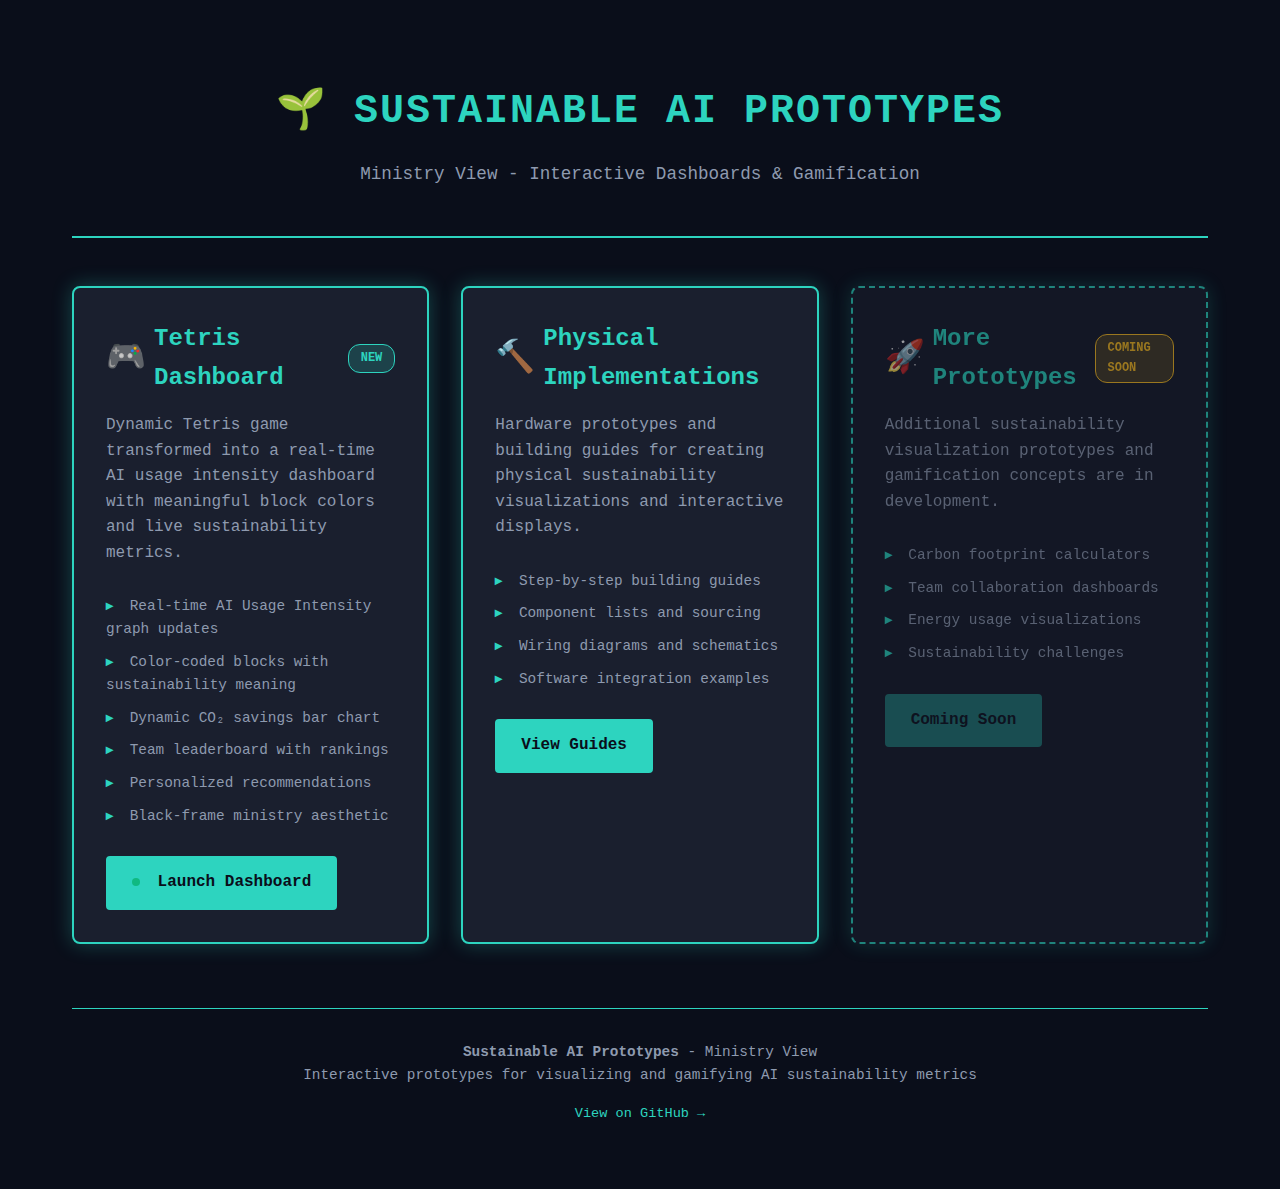
<file: docs/index.html>
<!DOCTYPE html>
<html lang="en">
<head>
    <meta charset="UTF-8">
    <meta name="viewport" content="width=device-width, initial-scale=1.0">
    <title>Sustainable AI Prototypes - Ministry View</title>
    <style>
        * {
            margin: 0;
            padding: 0;
            box-sizing: border-box;
        }

        :root {
            --bg-primary: #0a0e1a;
            --bg-secondary: #131824;
            --bg-card: #1a1f2e;
            --border-primary: #2dd4bf;
            --text-primary: #ffffff;
            --text-secondary: #8e9aaf;
            --accent-cyan: #2dd4bf;
            --glow: rgba(45, 212, 191, 0.3);
        }

        body {
            font-family: 'Courier New', monospace;
            background: var(--bg-primary);
            color: var(--text-primary);
            line-height: 1.6;
            min-height: 100vh;
        }

        .container {
            max-width: 1200px;
            margin: 0 auto;
            padding: 2rem;
        }

        header {
            text-align: center;
            padding: 3rem 0;
            border-bottom: 2px solid var(--border-primary);
            margin-bottom: 3rem;
        }

        h1 {
            font-size: 2.5rem;
            color: var(--accent-cyan);
            margin-bottom: 1rem;
            letter-spacing: 2px;
            text-transform: uppercase;
        }

        .subtitle {
            color: var(--text-secondary);
            font-size: 1.1rem;
        }

        .prototypes-grid {
            display: grid;
            grid-template-columns: repeat(auto-fit, minmax(300px, 1fr));
            gap: 2rem;
            margin-top: 2rem;
        }

        .prototype-card {
            background: var(--bg-card);
            border: 2px solid var(--border-primary);
            border-radius: 8px;
            padding: 2rem;
            transition: all 0.3s ease;
            box-shadow: 0 0 20px var(--glow);
        }

        .prototype-card:hover {
            transform: translateY(-5px);
            box-shadow: 0 0 30px var(--glow);
        }

        .prototype-card h2 {
            color: var(--accent-cyan);
            font-size: 1.5rem;
            margin-bottom: 1rem;
            display: flex;
            align-items: center;
            gap: 0.5rem;
        }

        .prototype-card .icon {
            font-size: 2rem;
        }

        .prototype-card p {
            color: var(--text-secondary);
            margin-bottom: 1.5rem;
            line-height: 1.6;
        }

        .prototype-card .features {
            list-style: none;
            margin-bottom: 1.5rem;
        }

        .prototype-card .features li {
            color: var(--text-secondary);
            padding: 0.3rem 0;
            font-size: 0.9rem;
        }

        .prototype-card .features li:before {
            content: "▸ ";
            color: var(--accent-cyan);
            font-weight: bold;
            margin-right: 0.5rem;
        }

        .btn {
            display: inline-block;
            padding: 0.75rem 1.5rem;
            background: var(--accent-cyan);
            color: var(--bg-primary);
            text-decoration: none;
            border-radius: 4px;
            font-weight: bold;
            transition: all 0.3s ease;
            border: 2px solid var(--accent-cyan);
        }

        .btn:hover {
            background: transparent;
            color: var(--accent-cyan);
            box-shadow: 0 0 15px var(--glow);
        }

        .badge {
            display: inline-block;
            padding: 0.25rem 0.75rem;
            background: rgba(45, 212, 191, 0.2);
            color: var(--accent-cyan);
            border: 1px solid var(--accent-cyan);
            border-radius: 12px;
            font-size: 0.75rem;
            margin-left: 0.5rem;
            font-weight: bold;
        }

        footer {
            text-align: center;
            margin-top: 4rem;
            padding: 2rem;
            border-top: 1px solid var(--border-primary);
            color: var(--text-secondary);
            font-size: 0.9rem;
        }

        .status-indicator {
            display: inline-block;
            width: 8px;
            height: 8px;
            background: #10b981;
            border-radius: 50%;
            margin-right: 0.5rem;
            animation: pulse 2s ease-in-out infinite;
        }

        @keyframes pulse {
            0%, 100% {
                opacity: 1;
            }
            50% {
                opacity: 0.5;
            }
        }
    </style>
</head>
<body>
    <div class="container">
        <header>
            <h1>🌱 Sustainable AI Prototypes</h1>
            <p class="subtitle">Ministry View - Interactive Dashboards & Gamification</p>
        </header>

        <div class="prototypes-grid">
            <!-- Enhanced Tetris Dashboard -->
            <div class="prototype-card">
                <h2>
                    <span class="icon">🎮</span>
                    Tetris Dashboard
                    <span class="badge">NEW</span>
                </h2>
                <p>Dynamic Tetris game transformed into a real-time AI usage intensity dashboard with meaningful block colors and live sustainability metrics.</p>
                <ul class="features">
                    <li>Real-time AI Usage Intensity graph updates</li>
                    <li>Color-coded blocks with sustainability meaning</li>
                    <li>Dynamic CO₂ savings bar chart</li>
                    <li>Team leaderboard with rankings</li>
                    <li>Personalized recommendations</li>
                    <li>Black-frame ministry aesthetic</li>
                </ul>
                <a href="tetris-enhanced/" class="btn">
                    <span class="status-indicator"></span>
                    Launch Dashboard
                </a>
            </div>

            <!-- Physical Implementations -->
            <div class="prototype-card">
                <h2>
                    <span class="icon">🔨</span>
                    Physical Implementations
                </h2>
                <p>Hardware prototypes and building guides for creating physical sustainability visualizations and interactive displays.</p>
                <ul class="features">
                    <li>Step-by-step building guides</li>
                    <li>Component lists and sourcing</li>
                    <li>Wiring diagrams and schematics</li>
                    <li>Software integration examples</li>
                </ul>
                <a href="physical-implementations/" class="btn">View Guides</a>
            </div>

            <!-- Coming Soon Placeholder -->
            <div class="prototype-card" style="opacity: 0.6; border-style: dashed;">
                <h2>
                    <span class="icon">🚀</span>
                    More Prototypes
                    <span class="badge" style="background: rgba(251, 191, 36, 0.2); border-color: #fbbf24; color: #fbbf24;">COMING SOON</span>
                </h2>
                <p>Additional sustainability visualization prototypes and gamification concepts are in development.</p>
                <ul class="features">
                    <li>Carbon footprint calculators</li>
                    <li>Team collaboration dashboards</li>
                    <li>Energy usage visualizations</li>
                    <li>Sustainability challenges</li>
                </ul>
                <a href="#" class="btn" style="pointer-events: none; opacity: 0.5;">Coming Soon</a>
            </div>
        </div>

        <footer>
            <p>
                <strong>Sustainable AI Prototypes</strong> - Ministry View<br>
                Interactive prototypes for visualizing and gamifying AI sustainability metrics
            </p>
            <p style="margin-top: 1rem; font-size: 0.85rem;">
                <a href="https://github.com/moseskolleh/SustainableAIPrototypes" style="color: var(--accent-cyan); text-decoration: none;">
                    View on GitHub →
                </a>
            </p>
        </footer>
    </div>
</body>
</html>
</file>
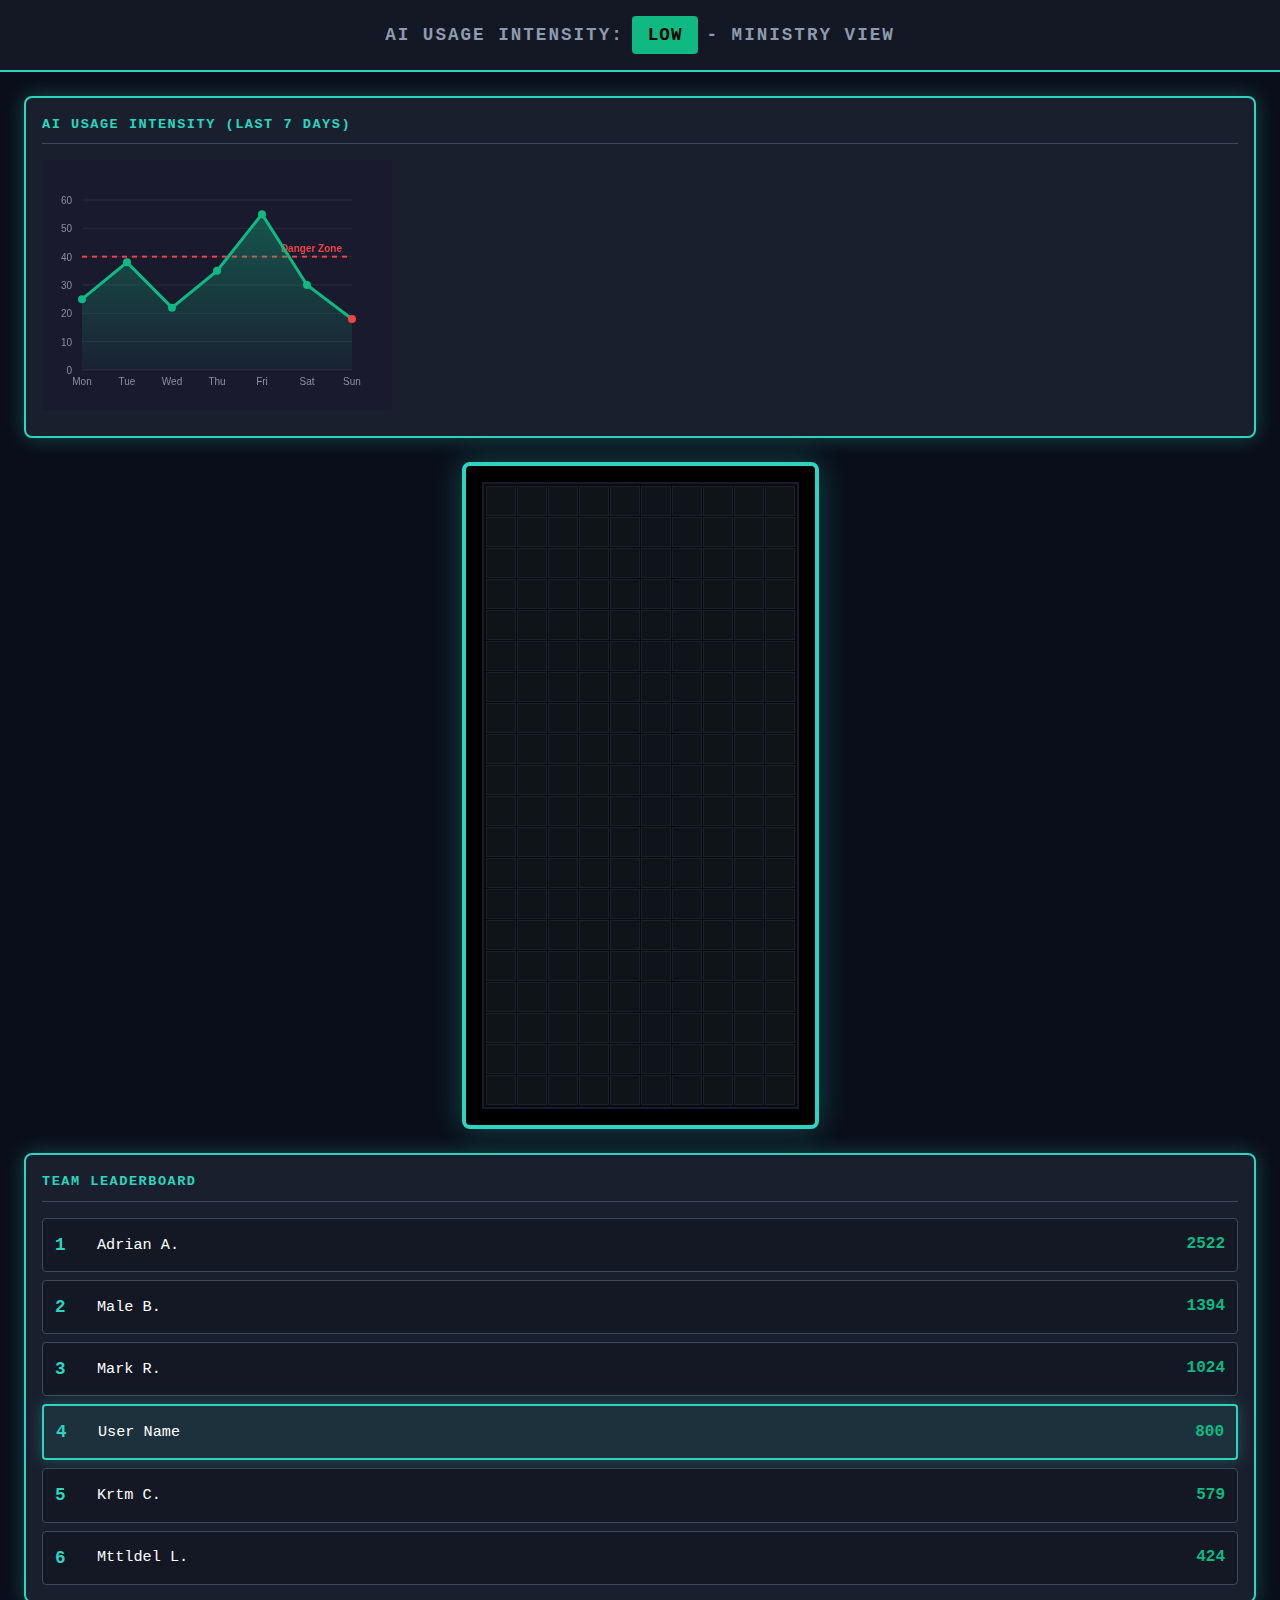
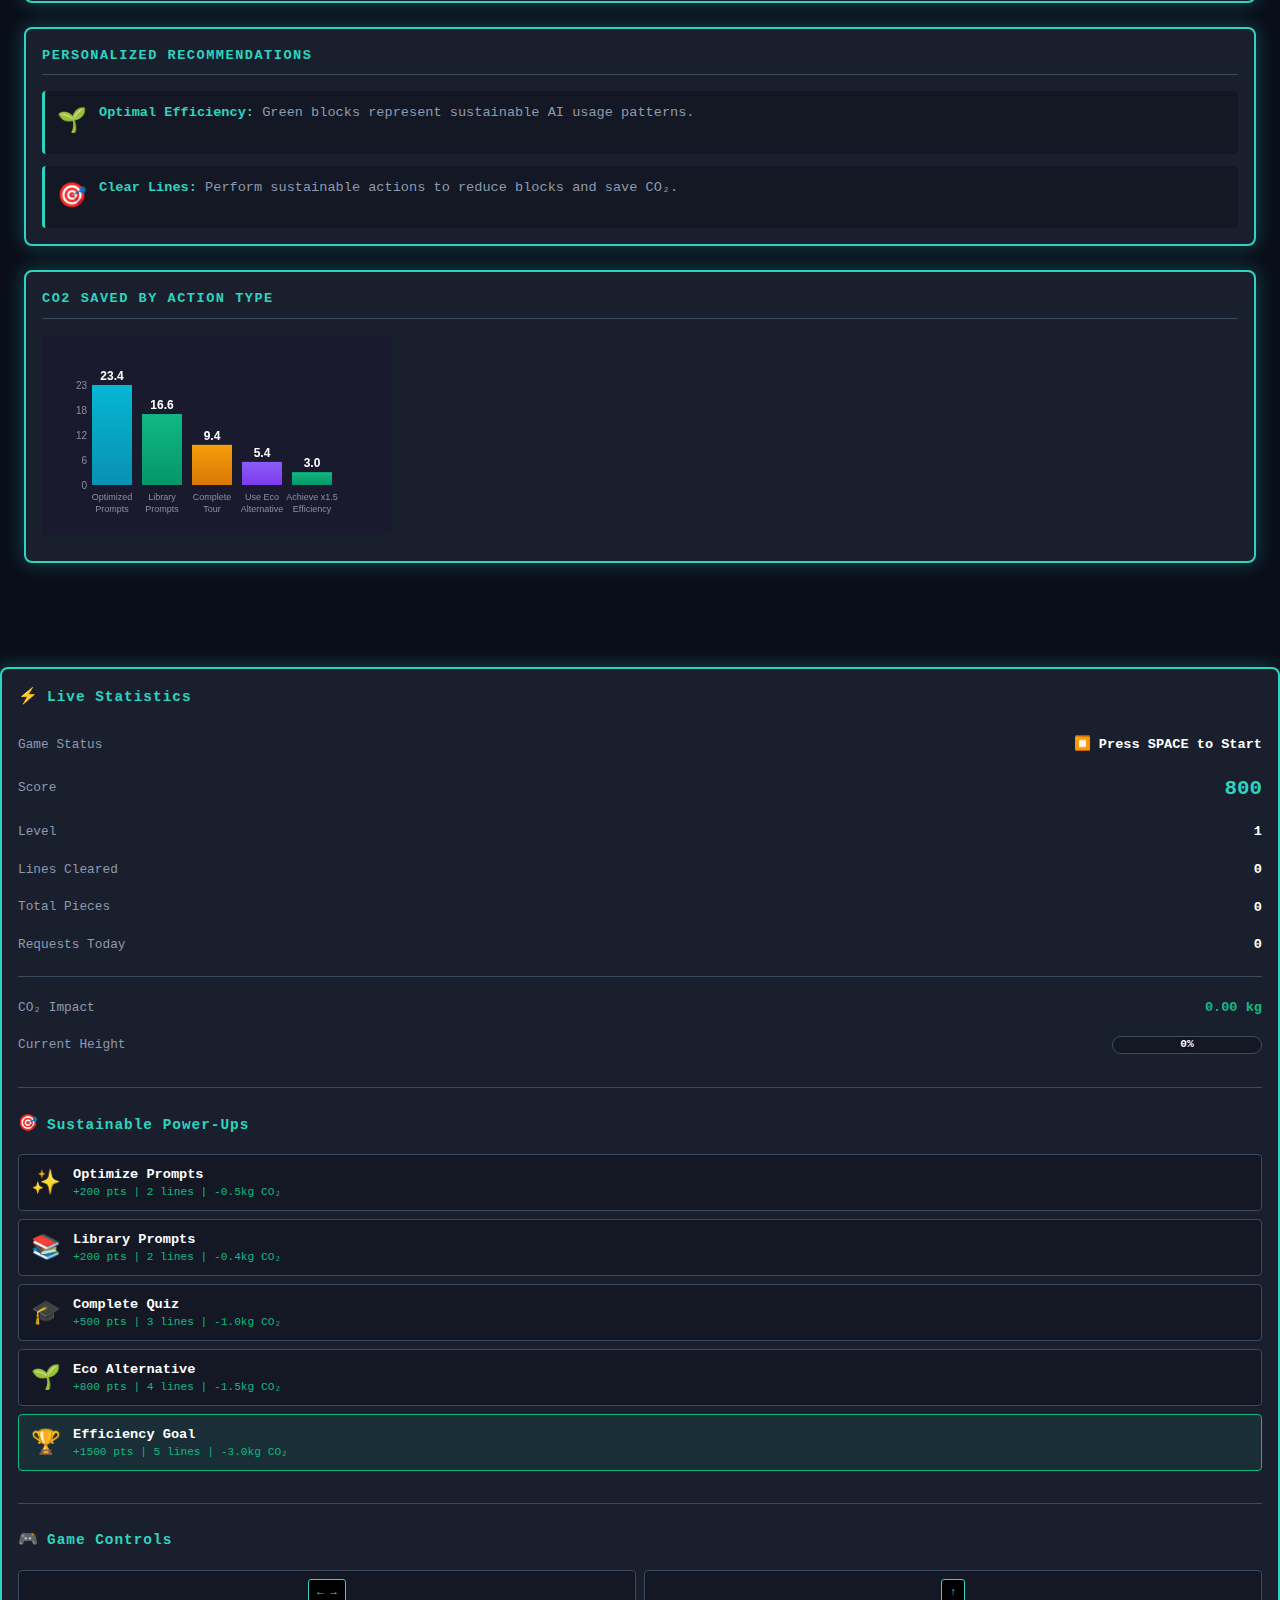
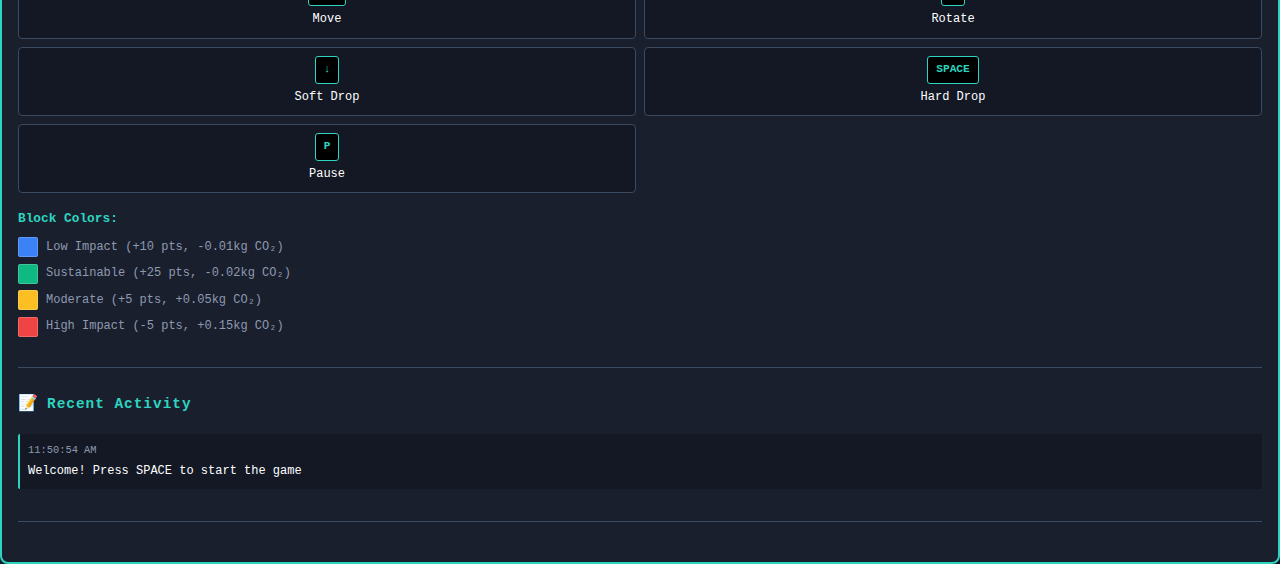
<file: docs/tetris-enhanced/index.html>
<!DOCTYPE html>
<html lang="en">
<head>
    <meta charset="UTF-8">
    <meta name="viewport" content="width=device-width, initial-scale=1.0">
    <title>AI Usage Intensity - Dynamic Tetris Dashboard</title>
    <link rel="stylesheet" href="styles.css">
</head>
<body>
    <div class="ministry-container">
        <!-- Header -->
        <header class="header">
            <div class="status-bar">
                <span class="status-label">AI USAGE INTENSITY:</span>
                <span class="intensity-badge high" id="intensity-status">HIGH</span>
                <span class="status-label">- MINISTRY VIEW</span>
            </div>
        </header>

        <!-- Main Dashboard -->
        <main class="dashboard">
            <!-- Left Column: AI Usage Graph -->
            <section class="graph-panel left-panel">
                <div class="panel-header">
                    <h3>AI USAGE INTENSITY (LAST 7 DAYS)</h3>
                </div>
                <canvas id="usage-chart" width="350" height="250"></canvas>
            </section>

            <!-- Center: Tetris Game -->
            <section class="game-panel">
                <div class="tetris-frame">
                    <div class="tetris-grid" id="tetris-grid">
                        <!-- Grid cells generated by JavaScript -->
                    </div>
                    <div class="danger-overlay" id="danger-indicator">
                        <div class="danger-marker">
                            <span class="warning-icon">⚠️</span>
                            <span class="danger-text">DANGER ZONE<br>(80% Capacity)</span>
                        </div>
                    </div>
                </div>
            </section>

            <!-- Right Column: Leaderboard & Recommendations -->
            <section class="info-panel right-panel">
                <!-- Team Leaderboard -->
                <div class="leaderboard-panel">
                    <div class="panel-header">
                        <h3>TEAM LEADERBOARD</h3>
                    </div>
                    <div class="leaderboard-content" id="leaderboard">
                        <!-- Generated by JavaScript -->
                    </div>
                </div>

                <!-- Personalized Recommendations -->
                <div class="recommendations-panel">
                    <div class="panel-header">
                        <h3>PERSONALIZED RECOMMENDATIONS</h3>
                    </div>
                    <div class="recommendations-content" id="recommendations">
                        <!-- Generated by JavaScript -->
                    </div>
                </div>
            </section>

            <!-- Bottom Row: CO2 Chart -->
            <section class="graph-panel bottom-panel">
                <div class="panel-header">
                    <h3>CO2 SAVED BY ACTION TYPE</h3>
                </div>
                <canvas id="co2-chart" width="350" height="200"></canvas>
            </section>
        </main>

        <!-- Game Controls & Actions (Floating Panel) -->
        <aside class="controls-panel">
            <div class="controls-section">
                <h4>
                    <span class="icon">⚡</span>
                    Live Statistics
                </h4>

                <div class="stat-row">
                    <span class="stat-label">Game Status</span>
                    <span class="stat-value" id="game-status">⏹️ Press SPACE to Start</span>
                </div>

                <div class="stat-row">
                    <span class="stat-label">Score</span>
                    <span class="stat-value highlight" id="efficiency-score">800</span>
                </div>

                <div class="stat-row">
                    <span class="stat-label">Level</span>
                    <span class="stat-value" id="level-value">1</span>
                </div>

                <div class="stat-row">
                    <span class="stat-label">Lines Cleared</span>
                    <span class="stat-value" id="lines-cleared">0</span>
                </div>

                <div class="stat-row">
                    <span class="stat-label">Total Pieces</span>
                    <span class="stat-value" id="blocks-added">0</span>
                </div>

                <div class="stat-row">
                    <span class="stat-label">Requests Today</span>
                    <span class="stat-value" id="requests-today">0</span>
                </div>

                <div class="stat-separator"></div>

                <div class="stat-row">
                    <span class="stat-label">CO₂ Impact</span>
                    <span class="stat-value co2" id="co2-impact">0.00 kg</span>
                </div>

                <div class="stat-row">
                    <span class="stat-label">Current Height</span>
                    <div class="height-bar">
                        <div class="height-fill" id="height-fill" style="width: 0%"></div>
                        <span class="height-text" id="height-value">0%</span>
                    </div>
                </div>
            </div>

            <div class="actions-section">
                <h4>
                    <span class="icon">🎯</span>
                    Sustainable Power-Ups
                </h4>

                <button class="action-button" onclick="performAction('optimize')">
                    <div class="action-icon">✨</div>
                    <div class="action-content">
                        <div class="action-title">Optimize Prompts</div>
                        <div class="action-reward">+200 pts | 2 lines | -0.5kg CO₂</div>
                    </div>
                </button>

                <button class="action-button" onclick="performAction('library')">
                    <div class="action-icon">📚</div>
                    <div class="action-content">
                        <div class="action-title">Library Prompts</div>
                        <div class="action-reward">+200 pts | 2 lines | -0.4kg CO₂</div>
                    </div>
                </button>

                <button class="action-button" onclick="performAction('quiz')">
                    <div class="action-icon">🎓</div>
                    <div class="action-content">
                        <div class="action-title">Complete Quiz</div>
                        <div class="action-reward">+500 pts | 3 lines | -1.0kg CO₂</div>
                    </div>
                </button>

                <button class="action-button" onclick="performAction('alternative')">
                    <div class="action-icon">🌱</div>
                    <div class="action-content">
                        <div class="action-title">Eco Alternative</div>
                        <div class="action-reward">+800 pts | 4 lines | -1.5kg CO₂</div>
                    </div>
                </button>

                <button class="action-button special" onclick="performAction('efficiency')">
                    <div class="action-icon">🏆</div>
                    <div class="action-content">
                        <div class="action-title">Efficiency Goal</div>
                        <div class="action-reward">+1500 pts | 5 lines | -3.0kg CO₂</div>
                    </div>
                </button>
            </div>

            <div class="legend-section">
                <h4>
                    <span class="icon">🎮</span>
                    Game Controls
                </h4>
                <div class="control-grid">
                    <div class="control-item">
                        <kbd>← →</kbd>
                        <span>Move</span>
                    </div>
                    <div class="control-item">
                        <kbd>↑</kbd>
                        <span>Rotate</span>
                    </div>
                    <div class="control-item">
                        <kbd>↓</kbd>
                        <span>Soft Drop</span>
                    </div>
                    <div class="control-item">
                        <kbd>SPACE</kbd>
                        <span>Hard Drop</span>
                    </div>
                    <div class="control-item">
                        <kbd>P</kbd>
                        <span>Pause</span>
                    </div>
                </div>

                <div class="color-legend">
                    <h5>Block Colors:</h5>
                    <div class="legend-item">
                        <div class="legend-color blue"></div>
                        <span>Low Impact (+10 pts, -0.01kg CO₂)</span>
                    </div>
                    <div class="legend-item">
                        <div class="legend-color green"></div>
                        <span>Sustainable (+25 pts, -0.02kg CO₂)</span>
                    </div>
                    <div class="legend-item">
                        <div class="legend-color yellow"></div>
                        <span>Moderate (+5 pts, +0.05kg CO₂)</span>
                    </div>
                    <div class="legend-item">
                        <div class="legend-color red"></div>
                        <span>High Impact (-5 pts, +0.15kg CO₂)</span>
                    </div>
                </div>
            </div>

            <div class="activity-section">
                <h4>
                    <span class="icon">📝</span>
                    Recent Activity
                </h4>
                <div class="activity-feed" id="activity-feed">
                    <!-- Generated by JavaScript -->
                </div>
            </div>
        </aside>
    </div>

    <script src="tetris.js"></script>
</body>
</html>
</file>
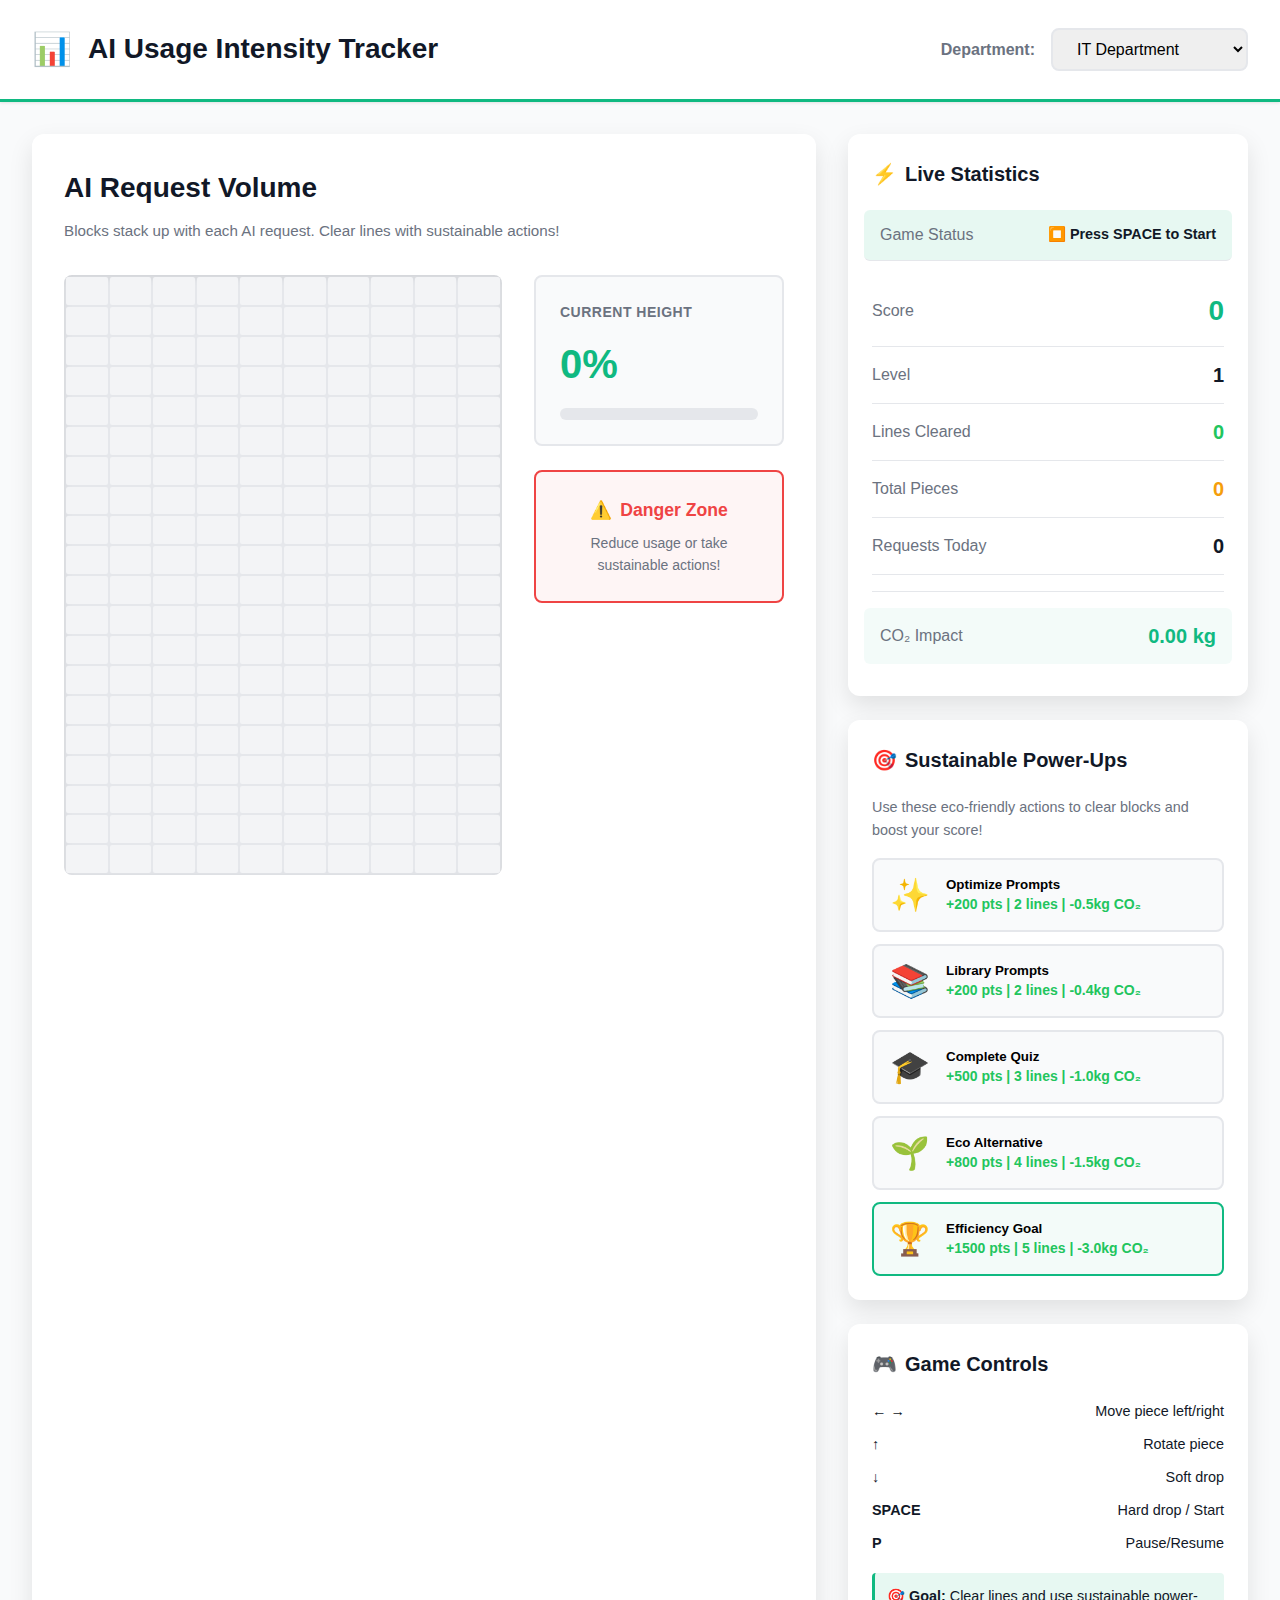
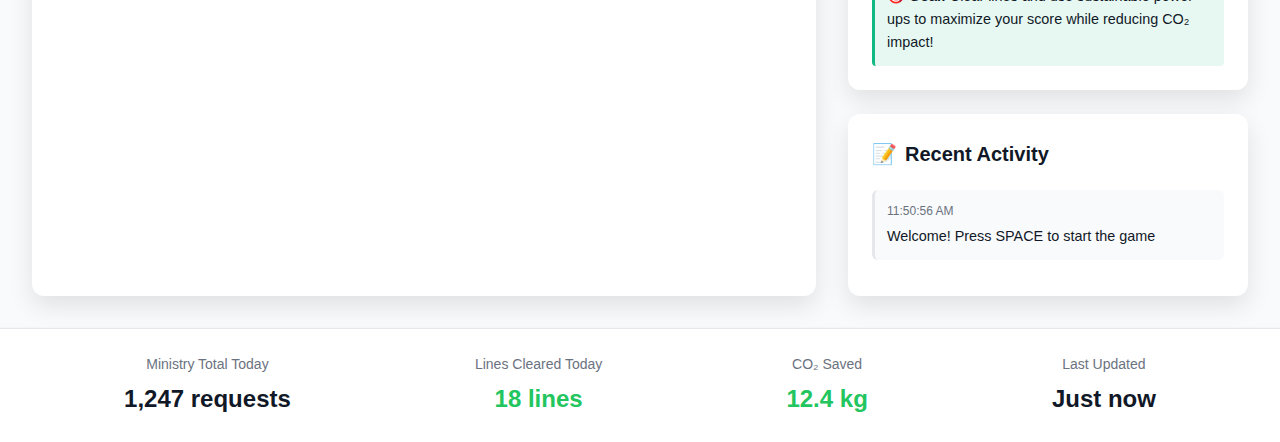
<file: prototypes/black-frame-tetris/index.html>
<!DOCTYPE html>
<html lang="en">
<head>
    <meta charset="UTF-8">
    <meta name="viewport" content="width=device-width, initial-scale=1.0">
    <title>AI Usage Intensity - Tetris Visualization</title>
    <link rel="stylesheet" href="styles.css">
</head>
<body>
    <div class="container">
        <!-- Header -->
        <header class="header">
            <div class="logo">
                <span class="icon">📊</span>
                <h1>AI Usage Intensity Tracker</h1>
            </div>
            <div class="department-selector">
                <label for="dept-select">Department:</label>
                <select id="dept-select">
                    <option value="it">IT Department</option>
                    <option value="finance">Finance Team</option>
                    <option value="hr">Human Resources</option>
                    <option value="policy">Policy & Strategy</option>
                    <option value="operations">Operations</option>
                    <option value="all">All Ministry</option>
                </select>
            </div>
        </header>

        <!-- Main Content -->
        <main class="main-content">
            <!-- Left: Tetris Grid -->
            <section class="tetris-section">
                <div class="section-header">
                    <h2>AI Request Volume</h2>
                    <p class="subtitle">Blocks stack up with each AI request. Clear lines with sustainable actions!</p>
                </div>

                <div class="tetris-container">
                    <div class="tetris-grid" id="tetris-grid">
                        <!-- Grid cells will be generated by JavaScript -->
                    </div>

                    <div class="tetris-info">
                        <div class="info-card current-height">
                            <div class="info-label">Current Height</div>
                            <div class="info-value" id="height-value">45%</div>
                            <div class="info-bar">
                                <div class="info-fill" id="height-fill" style="width: 45%"></div>
                            </div>
                        </div>

                        <div class="info-card danger-zone">
                            <div class="danger-indicator" id="danger-indicator">
                                <div class="danger-line">
                                    <span class="icon">⚠️</span>
                                    <span>Danger Zone</span>
                                </div>
                                <div class="danger-text">Reduce usage or take sustainable actions!</div>
                            </div>
                        </div>
                    </div>
                </div>
            </section>

            <!-- Right: Stats and Actions -->
            <aside class="stats-section">
                <!-- Live Stats -->
                <div class="stats-card">
                    <h3>
                        <span class="icon">⚡</span>
                        Live Statistics
                    </h3>

                    <div class="stat-row highlight" style="background: rgba(16, 185, 129, 0.1); margin-bottom: 1rem;">
                        <span class="stat-label">Game Status</span>
                        <span class="stat-value" id="game-status" style="font-size: 0.9rem;">⏹️ Press SPACE to Start</span>
                    </div>

                    <div class="stat-row">
                        <span class="stat-label">Score</span>
                        <span class="stat-value" id="efficiency-score" style="color: #10b981; font-size: 1.75rem;">0</span>
                    </div>

                    <div class="stat-row">
                        <span class="stat-label">Level</span>
                        <span class="stat-value" id="level-value">1</span>
                    </div>

                    <div class="stat-row">
                        <span class="stat-label">Lines Cleared</span>
                        <span class="stat-value cleared" id="lines-cleared">0</span>
                    </div>

                    <div class="stat-row">
                        <span class="stat-label">Total Pieces</span>
                        <span class="stat-value added" id="blocks-added">0</span>
                    </div>

                    <div class="stat-row">
                        <span class="stat-label">Requests Today</span>
                        <span class="stat-value" id="requests-today">0</span>
                    </div>

                    <div class="stat-separator"></div>

                    <div class="stat-row highlight">
                        <span class="stat-label">CO₂ Impact</span>
                        <span class="stat-value co2" id="co2-impact">0.00 kg</span>
                    </div>
                </div>

                <!-- Clear Actions -->
                <div class="actions-card">
                    <h3>
                        <span class="icon">🎯</span>
                        Sustainable Power-Ups
                    </h3>
                    <p class="actions-subtitle">Use these eco-friendly actions to clear blocks and boost your score!</p>

                    <div class="action-list">
                        <button class="action-button" onclick="performAction('optimize')">
                            <div class="action-icon">✨</div>
                            <div class="action-content">
                                <div class="action-title">Optimize Prompts</div>
                                <div class="action-reward">+200 pts | 2 lines | -0.5kg CO₂</div>
                            </div>
                            <div class="action-arrow">→</div>
                        </button>

                        <button class="action-button" onclick="performAction('library')">
                            <div class="action-icon">📚</div>
                            <div class="action-content">
                                <div class="action-title">Library Prompts</div>
                                <div class="action-reward">+200 pts | 2 lines | -0.4kg CO₂</div>
                            </div>
                            <div class="action-arrow">→</div>
                        </button>

                        <button class="action-button" onclick="performAction('quiz')">
                            <div class="action-icon">🎓</div>
                            <div class="action-content">
                                <div class="action-title">Complete Quiz</div>
                                <div class="action-reward">+500 pts | 3 lines | -1.0kg CO₂</div>
                            </div>
                            <div class="action-arrow">→</div>
                        </button>

                        <button class="action-button" onclick="performAction('alternative')">
                            <div class="action-icon">🌱</div>
                            <div class="action-content">
                                <div class="action-title">Eco Alternative</div>
                                <div class="action-reward">+800 pts | 4 lines | -1.5kg CO₂</div>
                            </div>
                            <div class="action-arrow">→</div>
                        </button>

                        <button class="action-button special" onclick="performAction('efficiency')">
                            <div class="action-icon">🏆</div>
                            <div class="action-content">
                                <div class="action-title">Efficiency Goal</div>
                                <div class="action-reward">+1500 pts | 5 lines | -3.0kg CO₂</div>
                            </div>
                            <div class="action-arrow">→</div>
                        </button>
                    </div>
                </div>

                <!-- Controls -->
                <div class="legend-card">
                    <h3>
                        <span class="icon">🎮</span>
                        Game Controls
                    </h3>

                    <div class="legend-item" style="flex-direction: column; align-items: flex-start; gap: 0.5rem;">
                        <div class="legend-text" style="display: flex; justify-content: space-between; width: 100%;">
                            <strong>← →</strong>
                            <span>Move piece left/right</span>
                        </div>
                        <div class="legend-text" style="display: flex; justify-content: space-between; width: 100%;">
                            <strong>↑</strong>
                            <span>Rotate piece</span>
                        </div>
                        <div class="legend-text" style="display: flex; justify-content: space-between; width: 100%;">
                            <strong>↓</strong>
                            <span>Soft drop</span>
                        </div>
                        <div class="legend-text" style="display: flex; justify-content: space-between; width: 100%;">
                            <strong>SPACE</strong>
                            <span>Hard drop / Start</span>
                        </div>
                        <div class="legend-text" style="display: flex; justify-content: space-between; width: 100%;">
                            <strong>P</strong>
                            <span>Pause/Resume</span>
                        </div>
                    </div>

                    <div class="legend-note">
                        <strong>🎯 Goal:</strong> Clear lines and use sustainable power-ups to maximize your score while reducing CO₂ impact!
                    </div>
                </div>

                <!-- Recent Activity -->
                <div class="activity-card">
                    <h3>
                        <span class="icon">📝</span>
                        Recent Activity
                    </h3>

                    <div class="activity-feed" id="activity-feed">
                        <!-- Activity items will be added dynamically -->
                    </div>
                </div>
            </aside>
        </main>

        <!-- Footer Stats -->
        <footer class="footer-stats">
            <div class="footer-stat">
                <span class="footer-label">Ministry Total Today</span>
                <span class="footer-value">1,247 requests</span>
            </div>
            <div class="footer-stat">
                <span class="footer-label">Lines Cleared Today</span>
                <span class="footer-value success">18 lines</span>
            </div>
            <div class="footer-stat">
                <span class="footer-label">CO₂ Saved</span>
                <span class="footer-value success">12.4 kg</span>
            </div>
            <div class="footer-stat">
                <span class="footer-label">Last Updated</span>
                <span class="footer-value">Just now</span>
            </div>
        </footer>
    </div>

    <script src="tetris.js"></script>
</body>
</html>
</file>
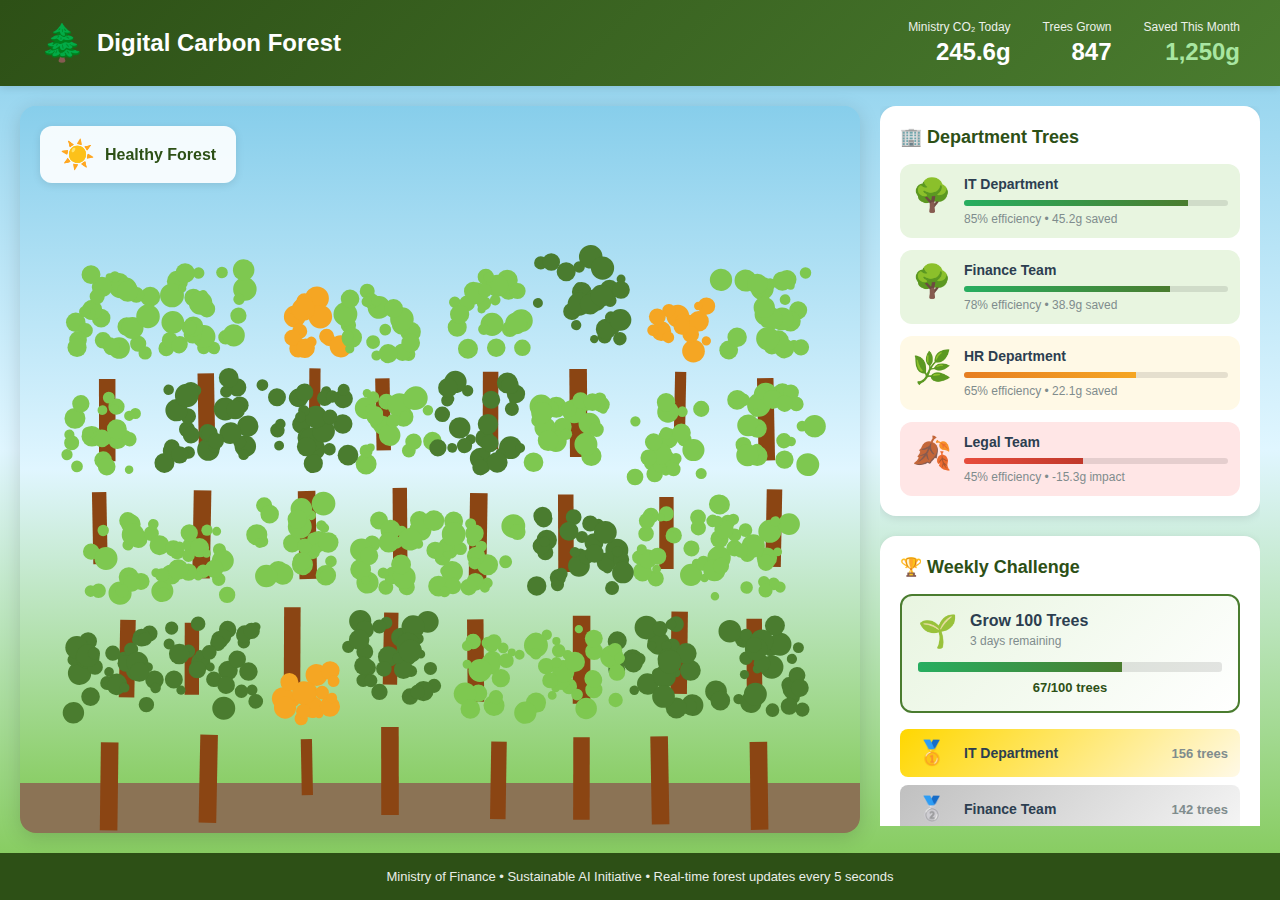
<file: prototypes/digital-forest/index.html>
<!DOCTYPE html>
<html lang="en">
<head>
  <meta charset="UTF-8">
  <meta name="viewport" content="width=device-width, initial-scale=1.0">
  <title>Digital Carbon Forest | Sustainable AI Visualization</title>
  <link rel="stylesheet" href="styles.css">
</head>
<body>
  <div class="app-container">
    <!-- Header -->
    <header class="header">
      <div class="logo">
        <span class="logo-icon">🌲</span>
        <h1>Digital Carbon Forest</h1>
      </div>
      <div class="header-stats">
        <div class="header-stat">
          <span class="stat-label">Ministry CO₂ Today</span>
          <span class="stat-value" id="totalCO2">245.6g</span>
        </div>
        <div class="header-stat">
          <span class="stat-label">Trees Grown</span>
          <span class="stat-value" id="totalTrees">847</span>
        </div>
        <div class="header-stat success">
          <span class="stat-label">Saved This Month</span>
          <span class="stat-value" id="savedCO2">1,250g</span>
        </div>
      </div>
    </header>

    <!-- Main Content -->
    <div class="main-content">
      <!-- Forest Canvas -->
      <div class="forest-container">
        <canvas id="forestCanvas"></canvas>

        <!-- Weather Overlay -->
        <div class="weather-overlay" id="weather">
          <div class="weather-icon">☀️</div>
          <div class="weather-text">Healthy Forest</div>
        </div>

        <!-- Info Tooltip -->
        <div class="tooltip" id="tooltip" style="display: none;">
          <h4 id="tooltipTitle"></h4>
          <p id="tooltipText"></p>
        </div>
      </div>

      <!-- Side Panel -->
      <aside class="side-panel">
        <!-- Department Trees -->
        <section class="panel-section">
          <h2>🏢 Department Trees</h2>
          <div class="department-list">
            <div class="department-item healthy">
              <span class="dept-icon">🌳</span>
              <div class="dept-info">
                <h4>IT Department</h4>
                <div class="progress-bar">
                  <div class="progress-fill" style="width: 85%"></div>
                </div>
                <p class="dept-stats">85% efficiency • 45.2g saved</p>
              </div>
            </div>

            <div class="department-item healthy">
              <span class="dept-icon">🌳</span>
              <div class="dept-info">
                <h4>Finance Team</h4>
                <div class="progress-bar">
                  <div class="progress-fill" style="width: 78%"></div>
                </div>
                <p class="dept-stats">78% efficiency • 38.9g saved</p>
              </div>
            </div>

            <div class="department-item moderate">
              <span class="dept-icon">🌿</span>
              <div class="dept-info">
                <h4>HR Department</h4>
                <div class="progress-bar">
                  <div class="progress-fill warning" style="width: 65%"></div>
                </div>
                <p class="dept-stats">65% efficiency • 22.1g saved</p>
              </div>
            </div>

            <div class="department-item warning">
              <span class="dept-icon">🍂</span>
              <div class="dept-info">
                <h4>Legal Team</h4>
                <div class="progress-bar">
                  <div class="progress-fill danger" style="width: 45%"></div>
                </div>
                <p class="dept-stats">45% efficiency • -15.3g impact</p>
              </div>
            </div>
          </div>
        </section>

        <!-- Leaderboard -->
        <section class="panel-section">
          <h2>🏆 Weekly Challenge</h2>
          <div class="challenge-card">
            <div class="challenge-header">
              <span class="challenge-icon">🌱</span>
              <div>
                <h4>Grow 100 Trees</h4>
                <p class="challenge-time">3 days remaining</p>
              </div>
            </div>
            <div class="progress-bar large">
              <div class="progress-fill" style="width: 67%"></div>
            </div>
            <p class="challenge-progress">67/100 trees</p>
          </div>

          <div class="leaderboard">
            <div class="leader-item first">
              <span class="rank">🥇</span>
              <span class="leader-name">IT Department</span>
              <span class="leader-score">156 trees</span>
            </div>
            <div class="leader-item second">
              <span class="rank">🥈</span>
              <span class="leader-name">Finance Team</span>
              <span class="leader-score">142 trees</span>
            </div>
            <div class="leader-item third">
              <span class="rank">🥉</span>
              <span class="leader-name">Operations</span>
              <span class="leader-score">128 trees</span>
            </div>
          </div>
        </section>

        <!-- Recent Activity -->
        <section class="panel-section">
          <h2>📊 Recent Activity</h2>
          <div class="activity-feed">
            <div class="activity-item success">
              <span class="activity-icon">✨</span>
              <div>
                <p class="activity-text">IT planted 5 new trees</p>
                <span class="activity-time">2 minutes ago</span>
              </div>
            </div>
            <div class="activity-item success">
              <span class="activity-icon">🎯</span>
              <div>
                <p class="activity-text">Finance completed quiz</p>
                <span class="activity-time">15 minutes ago</span>
              </div>
            </div>
            <div class="activity-item info">
              <span class="activity-icon">💡</span>
              <div>
                <p class="activity-text">HR switched to DeepSeek AI</p>
                <span class="activity-time">1 hour ago</span>
              </div>
            </div>
            <div class="activity-item warning">
              <span class="activity-icon">⚠️</span>
              <div>
                <p class="activity-text">Legal exceeded daily target</p>
                <span class="activity-time">2 hours ago</span>
              </div>
            </div>
          </div>
        </section>

        <!-- Quick Actions -->
        <section class="panel-section">
          <h2>⚡ Quick Actions</h2>
          <div class="quick-actions">
            <button class="action-btn primary">
              <span class="btn-icon">🌱</span>
              <span>Plant a Tree</span>
            </button>
            <button class="action-btn secondary">
              <span class="btn-icon">📚</span>
              <span>Take Quiz</span>
            </button>
            <button class="action-btn outline">
              <span class="btn-icon">📊</span>
              <span>View Details</span>
            </button>
          </div>
        </section>
      </aside>
    </div>

    <!-- Footer -->
    <footer class="footer">
      <p>Ministry of Finance • Sustainable AI Initiative • Real-time forest updates every 5 seconds</p>
    </footer>
  </div>

  <script src="forest.js"></script>
</body>
</html>
</file>
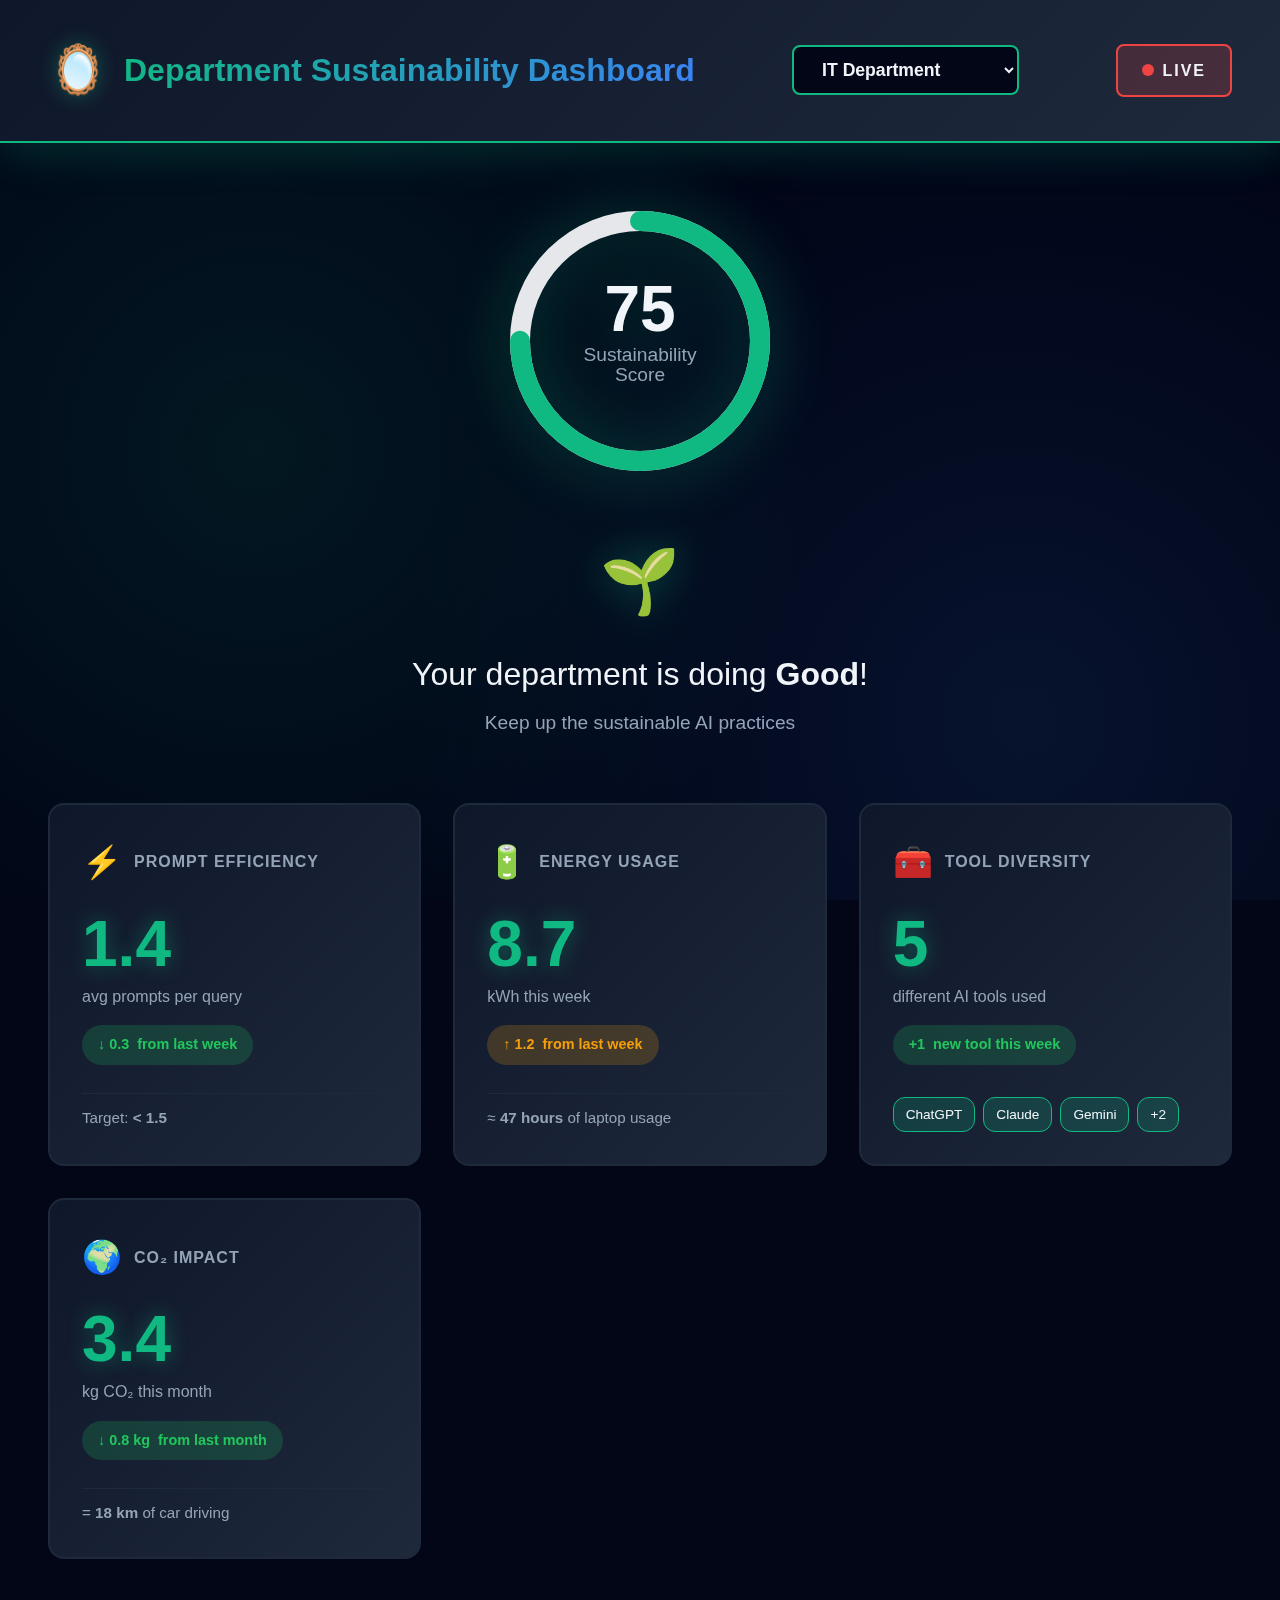
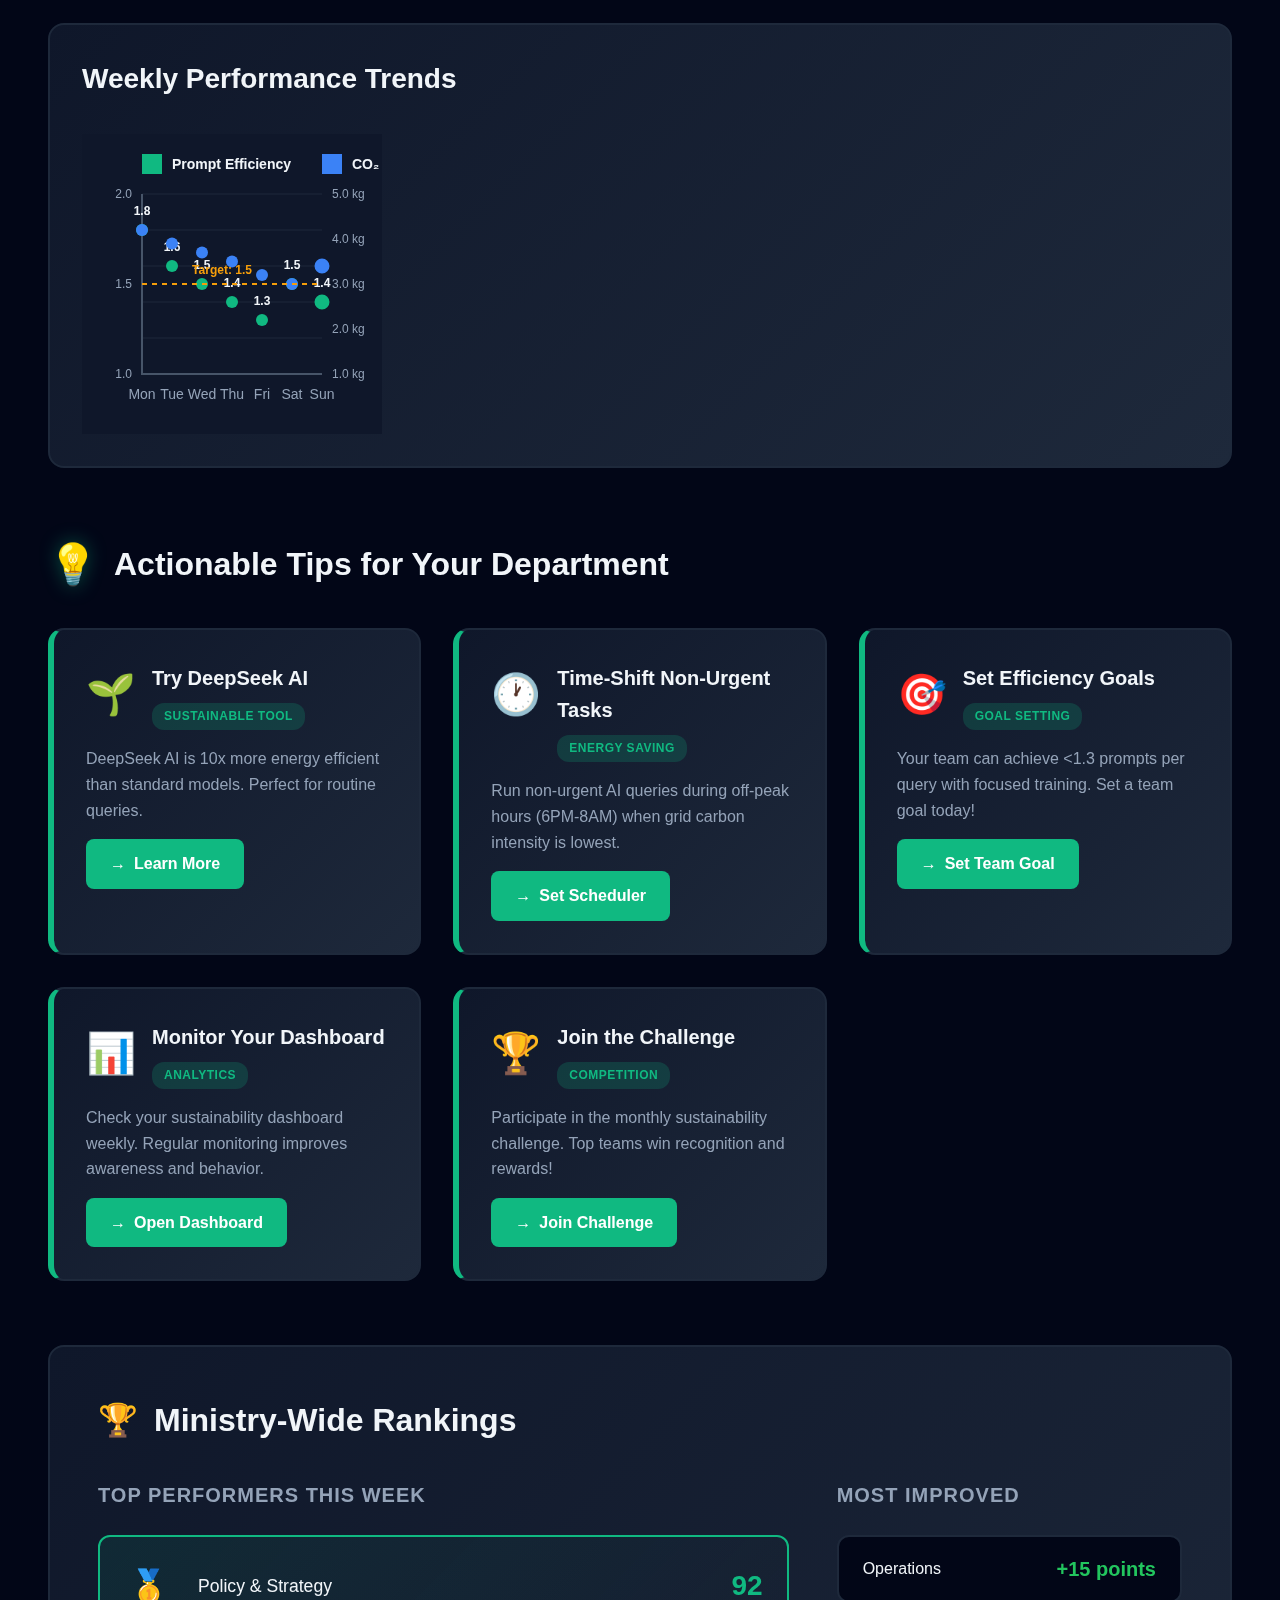
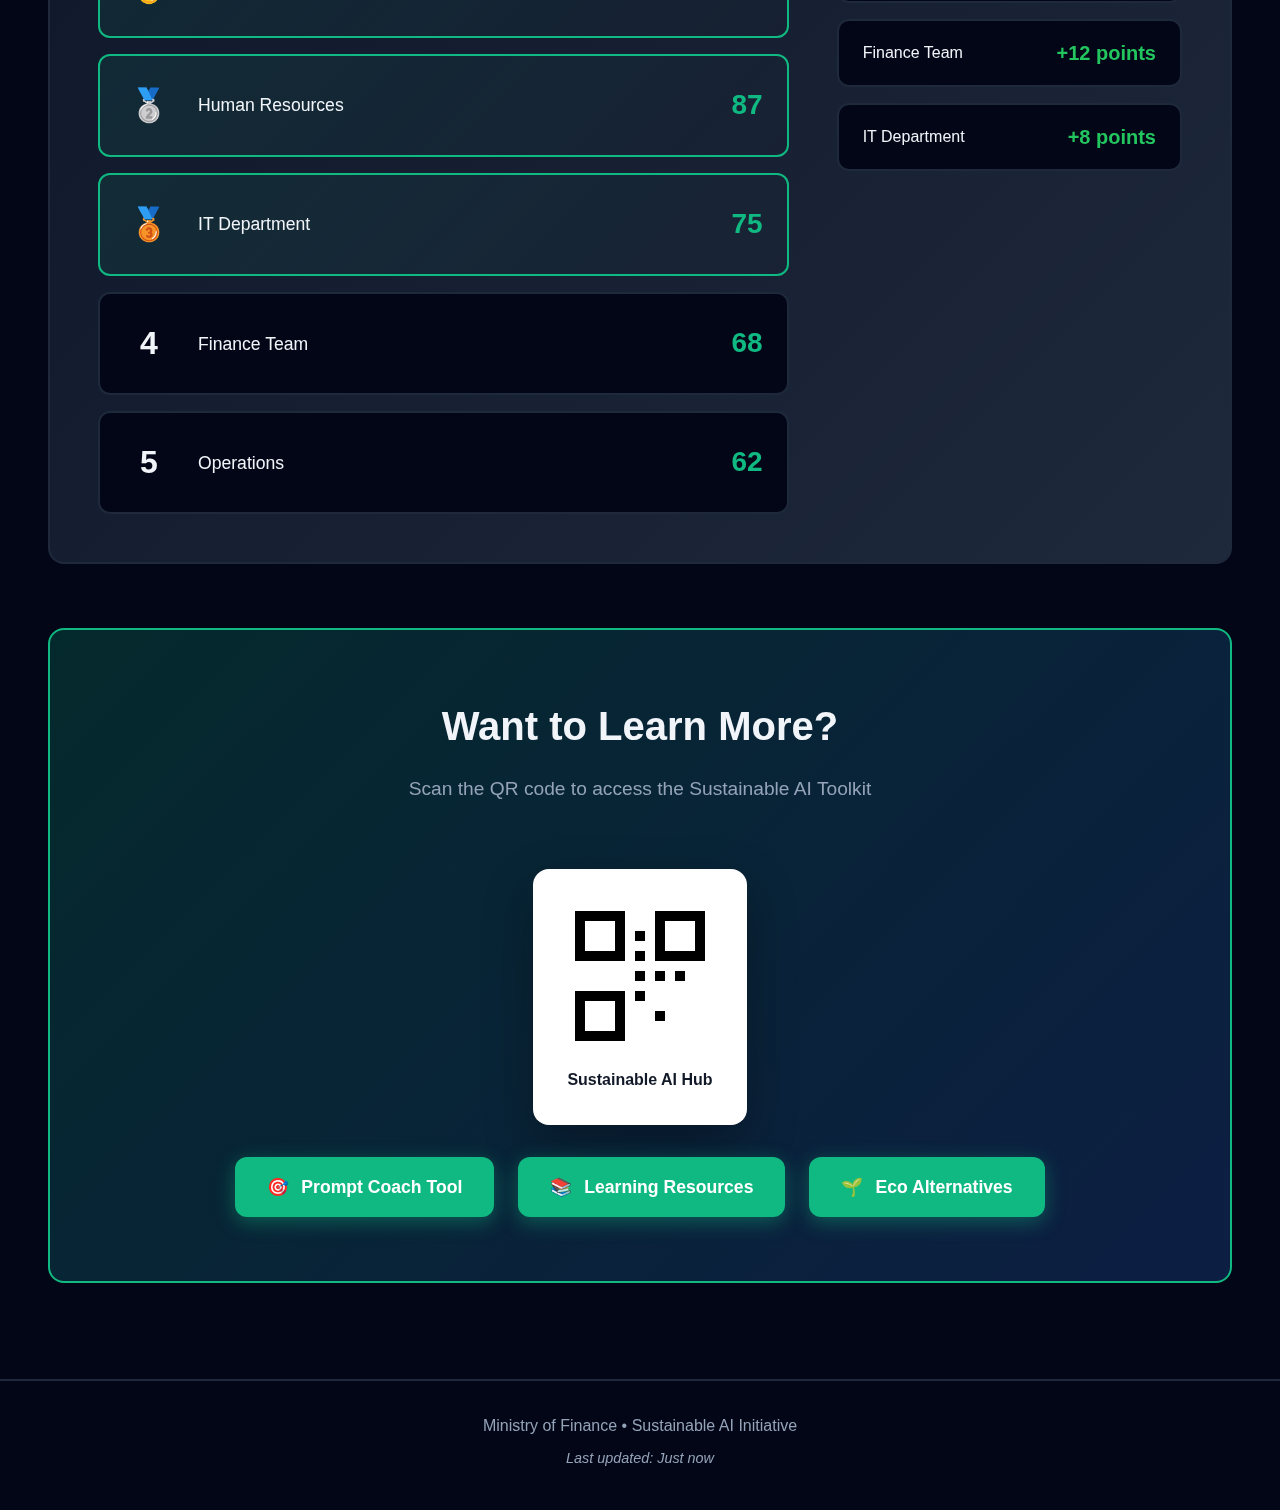
<file: prototypes/magic-mirror-department/index.html>
<!DOCTYPE html>
<html lang="en">
<head>
    <meta charset="UTF-8">
    <meta name="viewport" content="width=device-width, initial-scale=1.0">
    <title>Department Sustainability Mirror</title>
    <link rel="stylesheet" href="styles.css">
</head>
<body>
    <div class="mirror-container">
        <!-- Header -->
        <header class="mirror-header">
            <div class="logo">
                <span class="icon">🪞</span>
                <h1>Department Sustainability Dashboard</h1>
            </div>
            <div class="department-selector">
                <select id="department-select">
                    <option value="it">IT Department</option>
                    <option value="finance">Finance Team</option>
                    <option value="hr">Human Resources</option>
                    <option value="policy">Policy & Strategy</option>
                    <option value="operations">Operations</option>
                </select>
            </div>
            <div class="live-indicator">
                <span class="pulse"></span>
                <span>LIVE</span>
            </div>
        </header>

        <!-- Main Content -->
        <main class="mirror-content">
            <!-- Overall Health Score -->
            <section class="health-section">
                <div class="health-score-container">
                    <div class="health-circle" id="health-circle">
                        <svg width="300" height="300" viewBox="0 0 300 300">
                            <circle cx="150" cy="150" r="120" fill="none" stroke="#e5e7eb" stroke-width="20"/>
                            <circle id="health-progress" cx="150" cy="150" r="120" fill="none"
                                    stroke="#10b981" stroke-width="20" stroke-linecap="round"
                                    transform="rotate(-90 150 150)"
                                    stroke-dasharray="754" stroke-dashoffset="377"/>
                            <text x="150" y="140" text-anchor="middle" class="score-value" id="score-value">75</text>
                            <text x="150" y="170" text-anchor="middle" class="score-label">Sustainability</text>
                            <text x="150" y="190" text-anchor="middle" class="score-label">Score</text>
                        </svg>
                    </div>
                    <div class="health-message" id="health-message">
                        <span class="icon">🌱</span>
                        <p class="message-text">Your department is doing <strong>Good</strong>!</p>
                        <p class="message-subtext">Keep up the sustainable AI practices</p>
                    </div>
                </div>
            </section>

            <!-- Key Metrics Grid -->
            <section class="metrics-grid">
                <div class="metric-card prompt-efficiency">
                    <div class="metric-header">
                        <span class="metric-icon">⚡</span>
                        <span class="metric-title">Prompt Efficiency</span>
                    </div>
                    <div class="metric-value-large" id="prompt-efficiency">1.4</div>
                    <div class="metric-subtitle">avg prompts per query</div>
                    <div class="metric-trend success">
                        <span>↓ 0.3</span> from last week
                    </div>
                    <div class="metric-target">
                        Target: <strong>< 1.5</strong>
                    </div>
                </div>

                <div class="metric-card energy-usage">
                    <div class="metric-header">
                        <span class="metric-icon">🔋</span>
                        <span class="metric-title">Energy Usage</span>
                    </div>
                    <div class="metric-value-large" id="energy-usage">8.7</div>
                    <div class="metric-subtitle">kWh this week</div>
                    <div class="metric-trend warning">
                        <span>↑ 1.2</span> from last week
                    </div>
                    <div class="metric-comparison">
                        ≈ <strong>47 hours</strong> of laptop usage
                    </div>
                </div>

                <div class="metric-card tool-diversity">
                    <div class="metric-header">
                        <span class="metric-icon">🧰</span>
                        <span class="metric-title">Tool Diversity</span>
                    </div>
                    <div class="metric-value-large" id="tool-diversity">5</div>
                    <div class="metric-subtitle">different AI tools used</div>
                    <div class="metric-trend success">
                        <span>+1</span> new tool this week
                    </div>
                    <div class="tool-badges">
                        <span class="tool-badge">ChatGPT</span>
                        <span class="tool-badge">Claude</span>
                        <span class="tool-badge">Gemini</span>
                        <span class="tool-badge">+2</span>
                    </div>
                </div>

                <div class="metric-card co2-impact">
                    <div class="metric-header">
                        <span class="metric-icon">🌍</span>
                        <span class="metric-title">CO₂ Impact</span>
                    </div>
                    <div class="metric-value-large" id="co2-impact">3.4</div>
                    <div class="metric-subtitle">kg CO₂ this month</div>
                    <div class="metric-trend success">
                        <span>↓ 0.8 kg</span> from last month
                    </div>
                    <div class="metric-comparison">
                        = <strong>18 km</strong> of car driving
                    </div>
                </div>
            </section>

            <!-- Weekly Chart -->
            <section class="chart-section">
                <h2>Weekly Performance Trends</h2>
                <div class="chart-container">
                    <canvas id="weekly-chart"></canvas>
                </div>
            </section>

            <!-- Actionable Tips Section -->
            <section class="tips-section">
                <h2>
                    <span class="icon">💡</span>
                    Actionable Tips for Your Department
                </h2>
                <div class="tips-grid" id="tips-grid">
                    <!-- Tips will be dynamically generated -->
                </div>
            </section>

            <!-- Department Leaderboard -->
            <section class="leaderboard-section">
                <h2>
                    <span class="icon">🏆</span>
                    Ministry-Wide Rankings
                </h2>
                <div class="leaderboard-grid">
                    <div class="leaderboard-column">
                        <h3>Top Performers This Week</h3>
                        <div class="leaderboard-list">
                            <div class="leaderboard-item rank-1">
                                <span class="rank">🥇</span>
                                <span class="dept-name">Policy & Strategy</span>
                                <span class="score">92</span>
                            </div>
                            <div class="leaderboard-item rank-2">
                                <span class="rank">🥈</span>
                                <span class="dept-name">Human Resources</span>
                                <span class="score">87</span>
                            </div>
                            <div class="leaderboard-item rank-3">
                                <span class="rank">🥉</span>
                                <span class="dept-name">IT Department</span>
                                <span class="score">75</span>
                            </div>
                            <div class="leaderboard-item">
                                <span class="rank">4</span>
                                <span class="dept-name">Finance Team</span>
                                <span class="score">68</span>
                            </div>
                            <div class="leaderboard-item">
                                <span class="rank">5</span>
                                <span class="dept-name">Operations</span>
                                <span class="score">62</span>
                            </div>
                        </div>
                    </div>

                    <div class="leaderboard-column">
                        <h3>Most Improved</h3>
                        <div class="improvement-list">
                            <div class="improvement-item">
                                <span class="dept-name">Operations</span>
                                <span class="improvement">+15 points</span>
                            </div>
                            <div class="improvement-item">
                                <span class="dept-name">Finance Team</span>
                                <span class="improvement">+12 points</span>
                            </div>
                            <div class="improvement-item">
                                <span class="dept-name">IT Department</span>
                                <span class="improvement">+8 points</span>
                            </div>
                        </div>
                    </div>
                </div>
            </section>

            <!-- Call to Action -->
            <section class="cta-section">
                <div class="cta-content">
                    <h2>Want to Learn More?</h2>
                    <p>Scan the QR code to access the Sustainable AI Toolkit</p>
                    <div class="qr-code">
                        <div class="qr-placeholder">
                            <svg width="150" height="150" viewBox="0 0 150 150">
                                <rect width="150" height="150" fill="white"/>
                                <rect x="10" y="10" width="50" height="50" fill="black"/>
                                <rect x="90" y="10" width="50" height="50" fill="black"/>
                                <rect x="10" y="90" width="50" height="50" fill="black"/>
                                <rect x="20" y="20" width="30" height="30" fill="white"/>
                                <rect x="100" y="20" width="30" height="30" fill="white"/>
                                <rect x="20" y="100" width="30" height="30" fill="white"/>
                                <!-- Simplified QR pattern -->
                                <rect x="70" y="30" width="10" height="10" fill="black"/>
                                <rect x="70" y="50" width="10" height="10" fill="black"/>
                                <rect x="70" y="70" width="10" height="10" fill="black"/>
                                <rect x="90" y="70" width="10" height="10" fill="black"/>
                                <rect x="110" y="70" width="10" height="10" fill="black"/>
                                <rect x="70" y="90" width="10" height="10" fill="black"/>
                                <rect x="90" y="110" width="10" height="10" fill="black"/>
                            </svg>
                        </div>
                        <p class="qr-label">Sustainable AI Hub</p>
                    </div>
                    <div class="cta-links">
                        <a href="#" class="cta-button">
                            <span class="icon">🎯</span>
                            Prompt Coach Tool
                        </a>
                        <a href="#" class="cta-button">
                            <span class="icon">📚</span>
                            Learning Resources
                        </a>
                        <a href="#" class="cta-button">
                            <span class="icon">🌱</span>
                            Eco Alternatives
                        </a>
                    </div>
                </div>
            </section>
        </main>

        <!-- Footer -->
        <footer class="mirror-footer">
            <div class="footer-content">
                <p>Ministry of Finance • Sustainable AI Initiative</p>
                <p class="update-time">Last updated: <span id="update-time">Just now</span></p>
            </div>
        </footer>
    </div>

    <script src="mirror.js"></script>
</body>
</html>
</file>
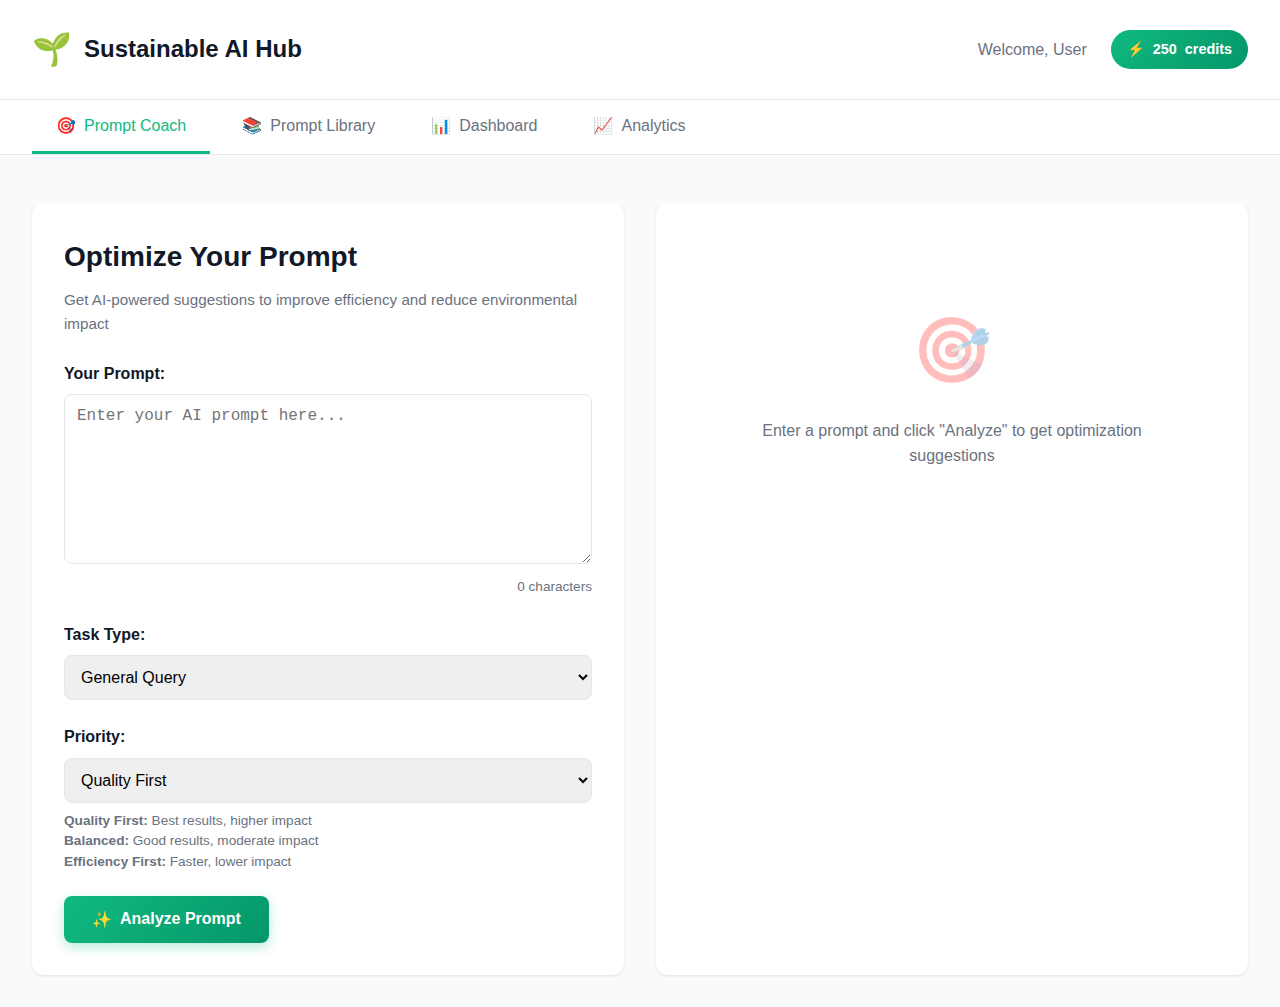
<file: prototypes/prompt-coach-dashboard/index.html>
<!DOCTYPE html>
<html lang="en">
<head>
    <meta charset="UTF-8">
    <meta name="viewport" content="width=device-width, initial-scale=1.0">
    <title>Sustainable AI Prompt Coach & Dashboard</title>
    <link rel="stylesheet" href="styles.css">
</head>
<body>
    <div class="container">
        <!-- Header -->
        <header class="header">
            <div class="logo">
                <span class="icon">🌱</span>
                <h1>Sustainable AI Hub</h1>
            </div>
            <div class="user-info">
                <span class="user-name">Welcome, User</span>
                <div class="credits-badge">
                    <span class="icon">⚡</span>
                    <span id="credits">250</span> credits
                </div>
            </div>
        </header>

        <!-- Navigation Tabs -->
        <nav class="tabs">
            <button class="tab active" data-tab="coach">
                <span class="icon">🎯</span> Prompt Coach
            </button>
            <button class="tab" data-tab="library">
                <span class="icon">📚</span> Prompt Library
            </button>
            <button class="tab" data-tab="dashboard">
                <span class="icon">📊</span> Dashboard
            </button>
            <button class="tab" data-tab="analytics">
                <span class="icon">📈</span> Analytics
            </button>
        </nav>

        <!-- Main Content -->
        <main class="content">
            <!-- Prompt Coach Tab -->
            <div class="tab-content active" id="coach">
                <div class="split-layout">
                    <!-- Left: Input -->
                    <div class="coach-input">
                        <h2>Optimize Your Prompt</h2>
                        <p class="subtitle">Get AI-powered suggestions to improve efficiency and reduce environmental impact</p>

                        <div class="form-group">
                            <label for="original-prompt">Your Prompt:</label>
                            <textarea
                                id="original-prompt"
                                placeholder="Enter your AI prompt here..."
                                rows="8"
                            ></textarea>
                            <div class="char-count">
                                <span id="char-count">0</span> characters
                            </div>
                        </div>

                        <div class="form-group">
                            <label for="task-type">Task Type:</label>
                            <select id="task-type">
                                <option value="general">General Query</option>
                                <option value="code">Code Generation</option>
                                <option value="analysis">Data Analysis</option>
                                <option value="writing">Writing/Editing</option>
                                <option value="research">Research</option>
                            </select>
                        </div>

                        <div class="form-group">
                            <label for="priority">Priority:</label>
                            <select id="priority">
                                <option value="quality">Quality First</option>
                                <option value="balanced">Balanced</option>
                                <option value="efficiency">Efficiency First</option>
                            </select>
                            <div class="help-text">
                                <strong>Quality First:</strong> Best results, higher impact<br>
                                <strong>Balanced:</strong> Good results, moderate impact<br>
                                <strong>Efficiency First:</strong> Faster, lower impact
                            </div>
                        </div>

                        <button class="btn btn-primary" id="analyze-btn">
                            <span class="icon">✨</span> Analyze Prompt
                        </button>
                    </div>

                    <!-- Right: Results -->
                    <div class="coach-output">
                        <div id="results-placeholder" class="placeholder">
                            <span class="icon">🎯</span>
                            <p>Enter a prompt and click "Analyze" to get optimization suggestions</p>
                        </div>

                        <div id="results-content" class="hidden">
                            <!-- Impact Metrics -->
                            <div class="metrics-row">
                                <div class="metric-card original">
                                    <span class="label">Original</span>
                                    <div class="metric-value">
                                        <span class="icon">💨</span>
                                        <span id="original-co2">0.45</span> g CO₂
                                    </div>
                                    <div class="sub-metric">
                                        <span id="original-tokens">~180</span> tokens
                                    </div>
                                </div>

                                <div class="arrow">→</div>

                                <div class="metric-card optimized">
                                    <span class="label">Optimized</span>
                                    <div class="metric-value">
                                        <span class="icon">🌱</span>
                                        <span id="optimized-co2">0.32</span> g CO₂
                                    </div>
                                    <div class="sub-metric">
                                        <span id="optimized-tokens">~125</span> tokens
                                    </div>
                                </div>

                                <div class="metric-card savings">
                                    <span class="label">Savings</span>
                                    <div class="metric-value success">
                                        <span class="icon">📉</span>
                                        <span id="savings-percent">29</span>%
                                    </div>
                                    <div class="sub-metric">
                                        <span id="savings-co2">0.13</span> g CO₂
                                    </div>
                                </div>
                            </div>

                            <!-- Quality Trade-off Indicator -->
                            <div class="trade-off-section">
                                <h3>Quality vs. Efficiency Trade-off</h3>
                                <div class="trade-off-bar">
                                    <div class="trade-off-indicator" id="trade-off-indicator"></div>
                                </div>
                                <div class="trade-off-labels">
                                    <span>Higher Efficiency</span>
                                    <span>Balanced</span>
                                    <span>Higher Quality</span>
                                </div>
                                <p class="trade-off-note" id="trade-off-note"></p>
                            </div>

                            <!-- Optimized Prompt -->
                            <div class="optimized-prompt-section">
                                <h3>Optimized Prompt</h3>
                                <div class="optimized-prompt" id="optimized-prompt"></div>
                                <button class="btn btn-secondary" id="copy-btn">
                                    <span class="icon">📋</span> Copy to Clipboard
                                </button>
                                <button class="btn btn-secondary" id="save-library-btn">
                                    <span class="icon">💾</span> Save to Library
                                </button>
                            </div>

                            <!-- Suggestions -->
                            <div class="suggestions-section">
                                <h3>Improvement Suggestions</h3>
                                <div id="suggestions-list"></div>
                            </div>

                            <!-- Comparison -->
                            <div class="comparison-section">
                                <h3>Environmental Impact Comparison</h3>
                                <div class="comparison-text">
                                    <p>Your optimization saves <strong id="equiv-value">0.13g</strong> CO₂</p>
                                    <p class="equiv-text" id="equiv-text"></p>
                                </div>
                            </div>
                        </div>
                    </div>
                </div>
            </div>

            <!-- Prompt Library Tab -->
            <div class="tab-content" id="library">
                <div class="library-header">
                    <h2>Prompt Library</h2>
                    <p class="subtitle">Reusable, optimized prompts for common tasks</p>
                    <div class="library-actions">
                        <input type="text" id="library-search" placeholder="Search prompts..." class="search-input">
                        <select id="library-filter" class="filter-select">
                            <option value="all">All Categories</option>
                            <option value="code">Code Generation</option>
                            <option value="analysis">Data Analysis</option>
                            <option value="writing">Writing</option>
                            <option value="research">Research</option>
                        </select>
                    </div>
                </div>

                <div class="library-grid" id="library-grid">
                    <!-- Library items will be populated by JS -->
                </div>
            </div>

            <!-- Dashboard Tab -->
            <div class="tab-content" id="dashboard">
                <h2>Your Sustainability Dashboard</h2>
                <p class="subtitle">Track your AI usage and environmental impact</p>

                <!-- Quick Stats -->
                <div class="stats-grid">
                    <div class="stat-card">
                        <div class="stat-icon">🌍</div>
                        <div class="stat-content">
                            <div class="stat-label">Total CO₂ Saved</div>
                            <div class="stat-value" id="total-co2-saved">24.3 g</div>
                            <div class="stat-trend success">↑ 15% this week</div>
                        </div>
                    </div>

                    <div class="stat-card">
                        <div class="stat-icon">⚡</div>
                        <div class="stat-content">
                            <div class="stat-label">Efficiency Score</div>
                            <div class="stat-value" id="efficiency-score">1.3</div>
                            <div class="stat-trend">avg prompts/query</div>
                        </div>
                    </div>

                    <div class="stat-card">
                        <div class="stat-icon">🎯</div>
                        <div class="stat-content">
                            <div class="stat-label">Queries Optimized</div>
                            <div class="stat-value" id="optimized-queries">47</div>
                            <div class="stat-trend">out of 63 total</div>
                        </div>
                    </div>

                    <div class="stat-card">
                        <div class="stat-icon">🏆</div>
                        <div class="stat-content">
                            <div class="stat-label">Credits Earned</div>
                            <div class="stat-value" id="credits-earned">250</div>
                            <div class="stat-trend success">+50 today</div>
                        </div>
                    </div>
                </div>

                <!-- Usage Chart -->
                <div class="chart-card">
                    <h3>Weekly Usage & Impact</h3>
                    <canvas id="usage-chart"></canvas>
                </div>

                <!-- Goals & Achievements -->
                <div class="two-column">
                    <div class="goals-card">
                        <h3>Your Goals</h3>
                        <div class="goal-item">
                            <div class="goal-header">
                                <span>Weekly CO₂ Reduction</span>
                                <span>18/25 g</span>
                            </div>
                            <div class="progress-bar">
                                <div class="progress-fill" style="width: 72%"></div>
                            </div>
                        </div>
                        <div class="goal-item">
                            <div class="goal-header">
                                <span>Efficiency Target</span>
                                <span>1.3/1.5</span>
                            </div>
                            <div class="progress-bar">
                                <div class="progress-fill success" style="width: 87%"></div>
                            </div>
                        </div>
                        <div class="goal-item">
                            <div class="goal-header">
                                <span>Prompt Library Usage</span>
                                <span>12/20 uses</span>
                            </div>
                            <div class="progress-bar">
                                <div class="progress-fill" style="width: 60%"></div>
                            </div>
                        </div>
                    </div>

                    <div class="achievements-card">
                        <h3>Recent Achievements</h3>
                        <div class="achievement-item">
                            <span class="achievement-icon">🌟</span>
                            <div class="achievement-content">
                                <div class="achievement-title">Efficiency Master</div>
                                <div class="achievement-desc">Maintained <1.5 avg for 7 days</div>
                            </div>
                        </div>
                        <div class="achievement-item">
                            <span class="achievement-icon">🌱</span>
                            <div class="achievement-content">
                                <div class="achievement-title">Green Warrior</div>
                                <div class="achievement-desc">Saved 50g CO₂ total</div>
                            </div>
                        </div>
                        <div class="achievement-item locked">
                            <span class="achievement-icon">🏆</span>
                            <div class="achievement-content">
                                <div class="achievement-title">Sustainability Champion</div>
                                <div class="achievement-desc">Save 100g CO₂ (50% complete)</div>
                            </div>
                        </div>
                    </div>
                </div>

                <!-- Sustainable Alternatives -->
                <div class="alternatives-card">
                    <h3>Recommended Sustainable AI Tools</h3>
                    <div class="alternatives-grid">
                        <div class="alternative-item">
                            <div class="alt-header">
                                <span class="alt-name">🔍 Ecosia Search</span>
                                <span class="alt-badge">Active</span>
                            </div>
                            <p>Plants trees with search revenue</p>
                            <div class="alt-impact">Impact: <strong>45 trees planted</strong></div>
                        </div>
                        <div class="alternative-item">
                            <div class="alt-header">
                                <span class="alt-name">🤖 DeepSeek AI</span>
                                <span class="alt-badge recommend">Recommended</span>
                            </div>
                            <p>10x more energy efficient</p>
                            <div class="alt-impact">Potential savings: <strong>80% CO₂</strong></div>
                        </div>
                        <div class="alternative-item">
                            <div class="alt-header">
                                <span class="alt-name">☁️ Green Cloud</span>
                                <span class="alt-badge">Available</span>
                            </div>
                            <p>100% renewable energy hosting</p>
                            <div class="alt-impact">Carbon neutral infrastructure</div>
                        </div>
                    </div>
                </div>
            </div>

            <!-- Analytics Tab -->
            <div class="tab-content" id="analytics">
                <h2>Advanced Analytics</h2>
                <p class="subtitle">Deep dive into your usage patterns and environmental impact</p>

                <!-- Azure Metrics Integration -->
                <div class="azure-section">
                    <h3>Azure Platform Metrics</h3>
                    <p class="info-text">Integrated with Azure monitoring for real-time data</p>

                    <div class="azure-metrics">
                        <div class="azure-metric">
                            <div class="metric-label">Total Interactions</div>
                            <div class="metric-value-large">1,247</div>
                            <div class="metric-period">This month</div>
                        </div>
                        <div class="azure-metric">
                            <div class="metric-label">Database Calls</div>
                            <div class="metric-value-large">3,891</div>
                            <div class="metric-period">This month</div>
                        </div>
                        <div class="azure-metric">
                            <div class="metric-label">Prompt Requests</div>
                            <div class="metric-value-large">856</div>
                            <div class="metric-period">This month</div>
                        </div>
                        <div class="azure-metric">
                            <div class="metric-label">Est. CO₂ Emissions</div>
                            <div class="metric-value-large">385 g</div>
                            <div class="metric-period">This month</div>
                        </div>
                    </div>
                </div>

                <!-- Time-based Analysis -->
                <div class="time-analysis">
                    <h3>Usage Patterns</h3>
                    <div class="heatmap-container">
                        <canvas id="heatmap-chart"></canvas>
                    </div>
                    <p class="insight">💡 <strong>Insight:</strong> Your peak usage is Tuesday 10-11 AM. Consider time-shifting non-urgent queries to off-peak hours for lower carbon intensity.</p>
                </div>

                <!-- Tool Diversity -->
                <div class="tool-diversity">
                    <h3>AI Tool Diversity</h3>
                    <canvas id="tool-diversity-chart"></canvas>
                    <p class="insight">💡 <strong>Insight:</strong> You're using 4 different AI tools. Great diversity! Consider exploring DeepSeek AI for routine tasks (80% less impact).</p>
                </div>

                <!-- Efficiency Trends -->
                <div class="efficiency-trends">
                    <h3>Prompt Efficiency Over Time</h3>
                    <canvas id="efficiency-trend-chart"></canvas>
                    <p class="insight">✅ <strong>Achievement:</strong> Your average prompts per query improved from 2.1 to 1.3 over the past month!</p>
                </div>
            </div>
        </main>
    </div>

    <script src="app.js"></script>
</body>
</html>
</file>
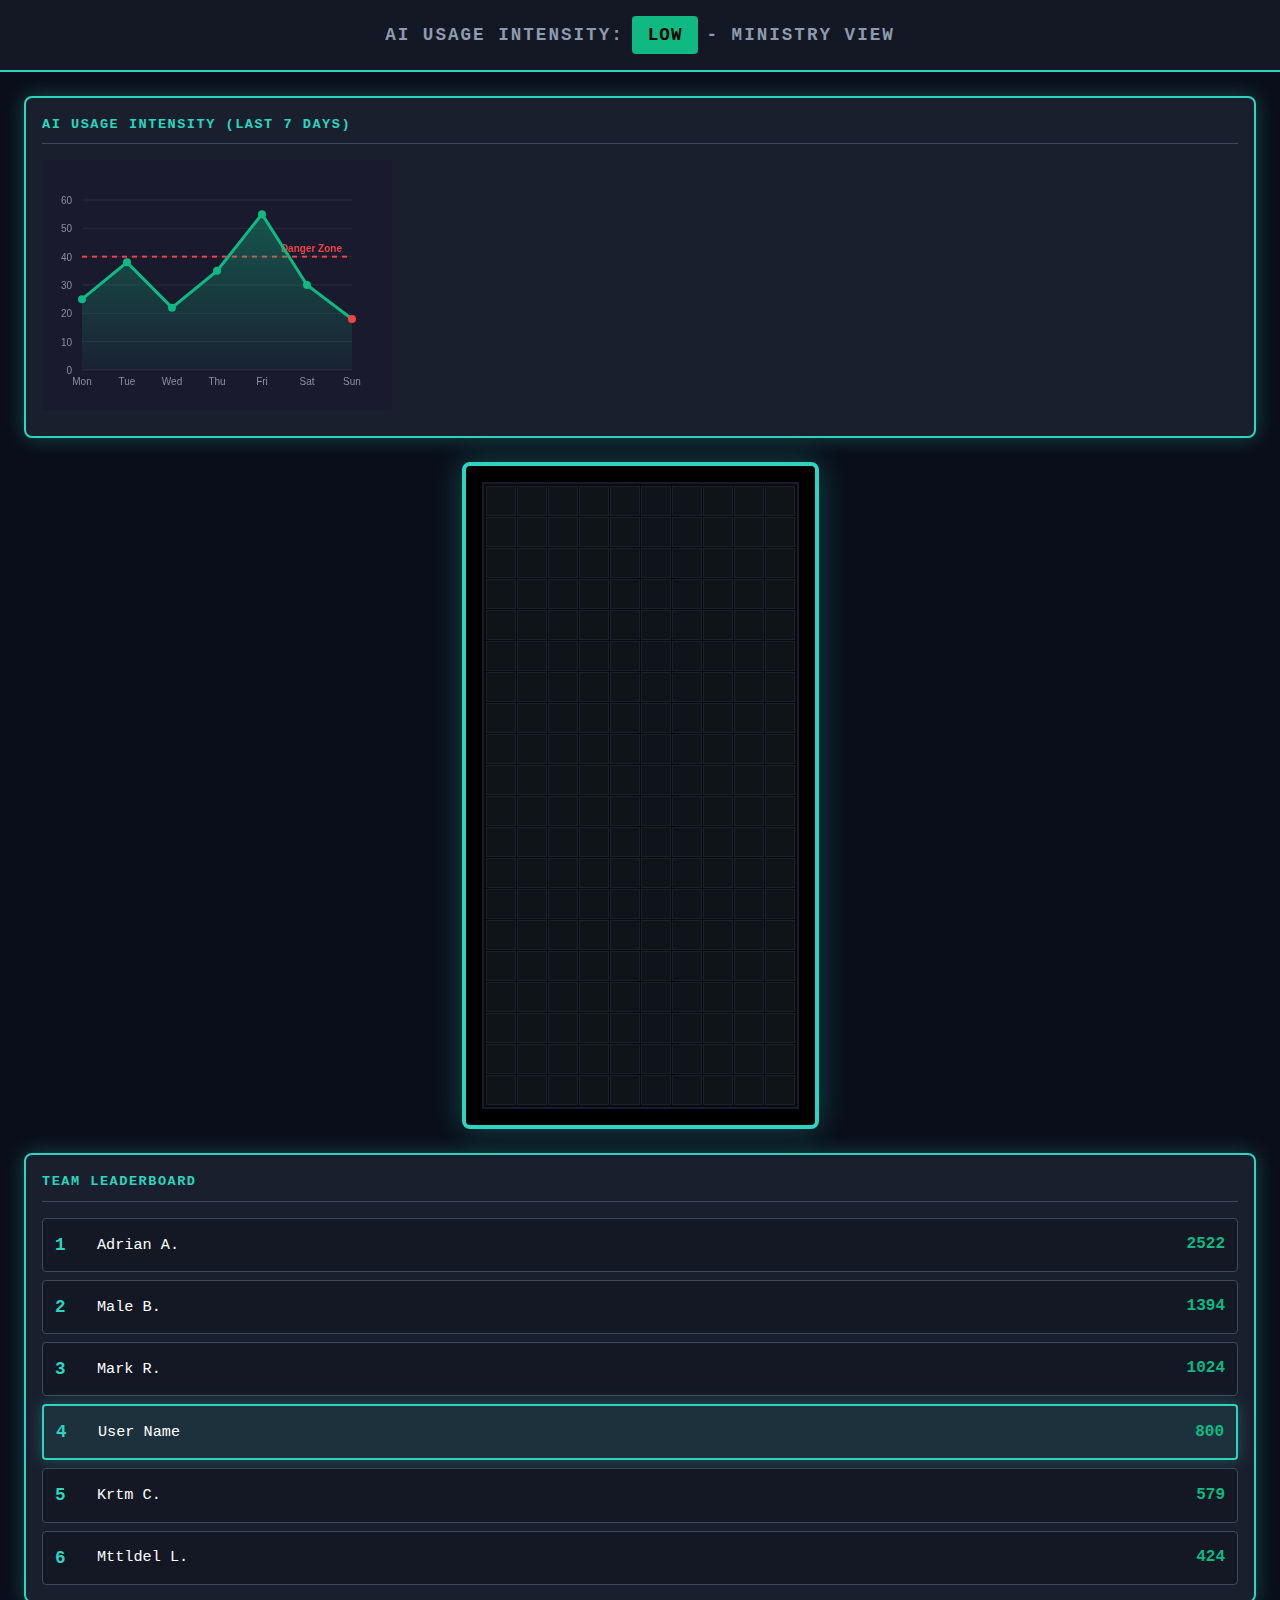
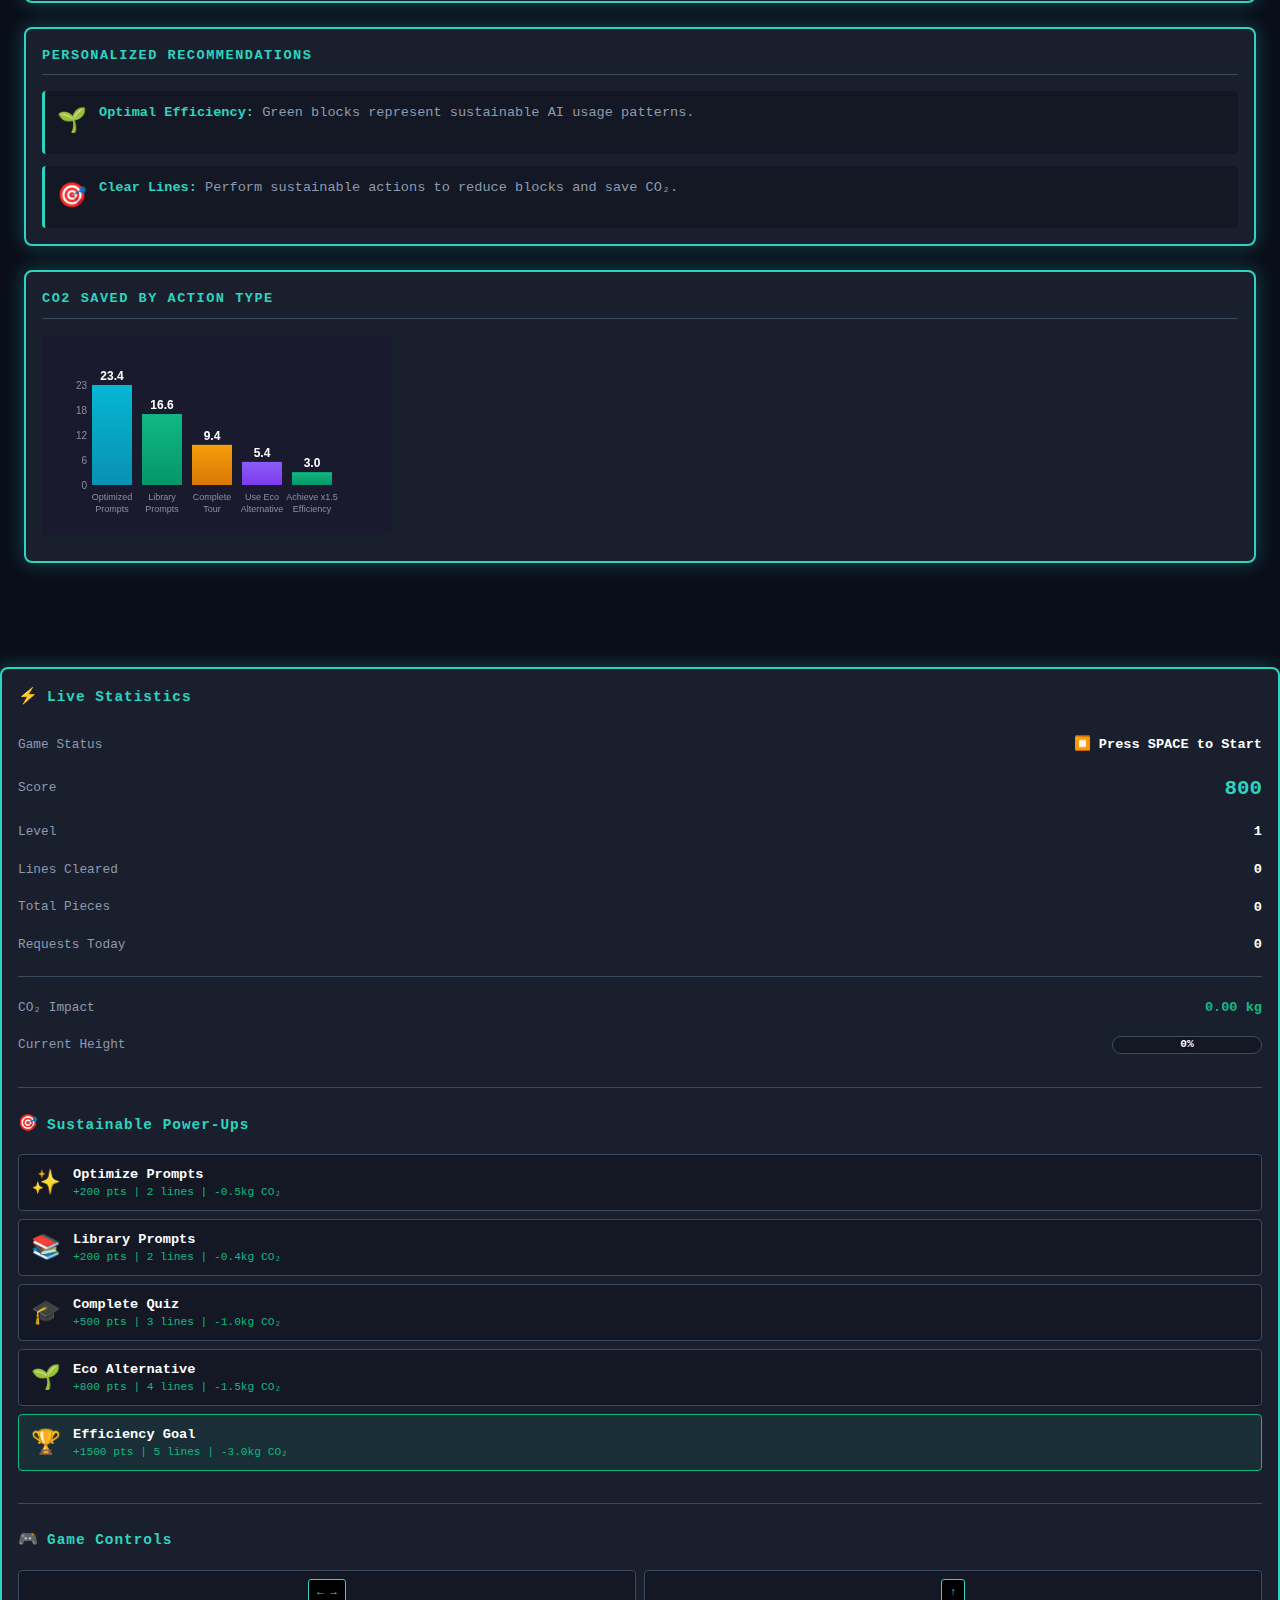
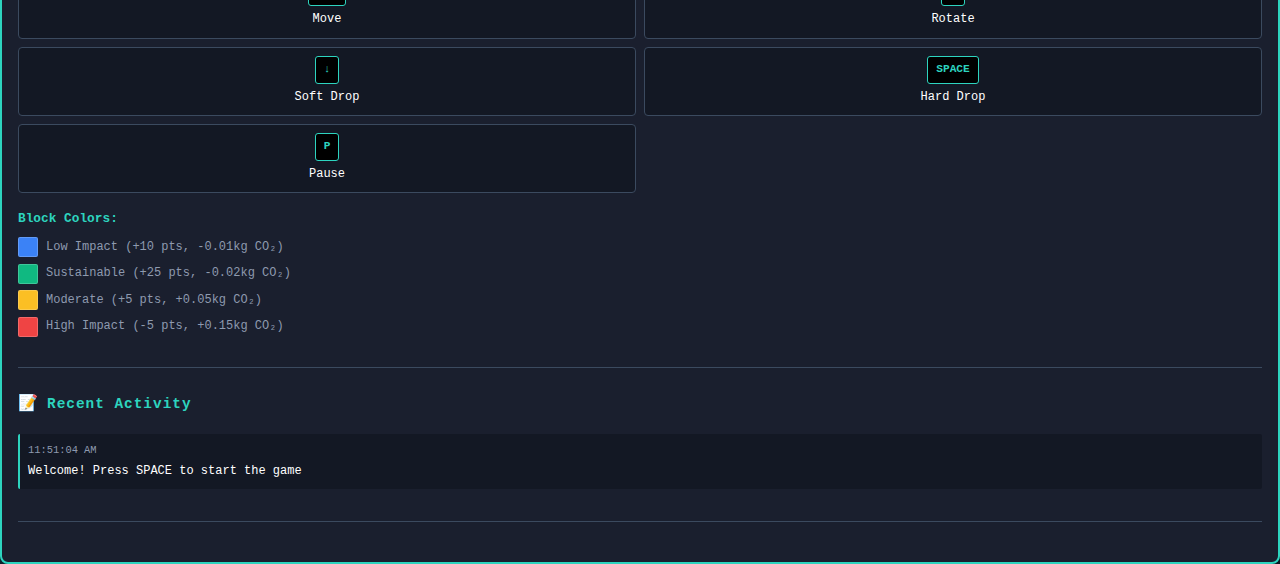
<file: prototypes/black-frame-tetris/index-enhanced.html>
<!DOCTYPE html>
<html lang="en">
<head>
    <meta charset="UTF-8">
    <meta name="viewport" content="width=device-width, initial-scale=1.0">
    <title>AI Usage Intensity - Dynamic Tetris Dashboard</title>
    <link rel="stylesheet" href="styles-enhanced.css">
</head>
<body>
    <div class="ministry-container">
        <!-- Header -->
        <header class="header">
            <div class="status-bar">
                <span class="status-label">AI USAGE INTENSITY:</span>
                <span class="intensity-badge high" id="intensity-status">HIGH</span>
                <span class="status-label">- MINISTRY VIEW</span>
            </div>
        </header>

        <!-- Main Dashboard -->
        <main class="dashboard">
            <!-- Left Column: AI Usage Graph -->
            <section class="graph-panel left-panel">
                <div class="panel-header">
                    <h3>AI USAGE INTENSITY (LAST 7 DAYS)</h3>
                </div>
                <canvas id="usage-chart" width="350" height="250"></canvas>
            </section>

            <!-- Center: Tetris Game -->
            <section class="game-panel">
                <div class="tetris-frame">
                    <div class="tetris-grid" id="tetris-grid">
                        <!-- Grid cells generated by JavaScript -->
                    </div>
                    <div class="danger-overlay" id="danger-indicator">
                        <div class="danger-marker">
                            <span class="warning-icon">⚠️</span>
                            <span class="danger-text">DANGER ZONE<br>(80% Capacity)</span>
                        </div>
                    </div>
                </div>
            </section>

            <!-- Right Column: Leaderboard & Recommendations -->
            <section class="info-panel right-panel">
                <!-- Team Leaderboard -->
                <div class="leaderboard-panel">
                    <div class="panel-header">
                        <h3>TEAM LEADERBOARD</h3>
                    </div>
                    <div class="leaderboard-content" id="leaderboard">
                        <!-- Generated by JavaScript -->
                    </div>
                </div>

                <!-- Personalized Recommendations -->
                <div class="recommendations-panel">
                    <div class="panel-header">
                        <h3>PERSONALIZED RECOMMENDATIONS</h3>
                    </div>
                    <div class="recommendations-content" id="recommendations">
                        <!-- Generated by JavaScript -->
                    </div>
                </div>
            </section>

            <!-- Bottom Row: CO2 Chart -->
            <section class="graph-panel bottom-panel">
                <div class="panel-header">
                    <h3>CO2 SAVED BY ACTION TYPE</h3>
                </div>
                <canvas id="co2-chart" width="350" height="200"></canvas>
            </section>
        </main>

        <!-- Game Controls & Actions (Floating Panel) -->
        <aside class="controls-panel">
            <div class="controls-section">
                <h4>
                    <span class="icon">⚡</span>
                    Live Statistics
                </h4>

                <div class="stat-row">
                    <span class="stat-label">Game Status</span>
                    <span class="stat-value" id="game-status">⏹️ Press SPACE to Start</span>
                </div>

                <div class="stat-row">
                    <span class="stat-label">Score</span>
                    <span class="stat-value highlight" id="efficiency-score">800</span>
                </div>

                <div class="stat-row">
                    <span class="stat-label">Level</span>
                    <span class="stat-value" id="level-value">1</span>
                </div>

                <div class="stat-row">
                    <span class="stat-label">Lines Cleared</span>
                    <span class="stat-value" id="lines-cleared">0</span>
                </div>

                <div class="stat-row">
                    <span class="stat-label">Total Pieces</span>
                    <span class="stat-value" id="blocks-added">0</span>
                </div>

                <div class="stat-row">
                    <span class="stat-label">Requests Today</span>
                    <span class="stat-value" id="requests-today">0</span>
                </div>

                <div class="stat-separator"></div>

                <div class="stat-row">
                    <span class="stat-label">CO₂ Impact</span>
                    <span class="stat-value co2" id="co2-impact">0.00 kg</span>
                </div>

                <div class="stat-row">
                    <span class="stat-label">Current Height</span>
                    <div class="height-bar">
                        <div class="height-fill" id="height-fill" style="width: 0%"></div>
                        <span class="height-text" id="height-value">0%</span>
                    </div>
                </div>
            </div>

            <div class="actions-section">
                <h4>
                    <span class="icon">🎯</span>
                    Sustainable Power-Ups
                </h4>

                <button class="action-button" onclick="performAction('optimize')">
                    <div class="action-icon">✨</div>
                    <div class="action-content">
                        <div class="action-title">Optimize Prompts</div>
                        <div class="action-reward">+200 pts | 2 lines | -0.5kg CO₂</div>
                    </div>
                </button>

                <button class="action-button" onclick="performAction('library')">
                    <div class="action-icon">📚</div>
                    <div class="action-content">
                        <div class="action-title">Library Prompts</div>
                        <div class="action-reward">+200 pts | 2 lines | -0.4kg CO₂</div>
                    </div>
                </button>

                <button class="action-button" onclick="performAction('quiz')">
                    <div class="action-icon">🎓</div>
                    <div class="action-content">
                        <div class="action-title">Complete Quiz</div>
                        <div class="action-reward">+500 pts | 3 lines | -1.0kg CO₂</div>
                    </div>
                </button>

                <button class="action-button" onclick="performAction('alternative')">
                    <div class="action-icon">🌱</div>
                    <div class="action-content">
                        <div class="action-title">Eco Alternative</div>
                        <div class="action-reward">+800 pts | 4 lines | -1.5kg CO₂</div>
                    </div>
                </button>

                <button class="action-button special" onclick="performAction('efficiency')">
                    <div class="action-icon">🏆</div>
                    <div class="action-content">
                        <div class="action-title">Efficiency Goal</div>
                        <div class="action-reward">+1500 pts | 5 lines | -3.0kg CO₂</div>
                    </div>
                </button>
            </div>

            <div class="legend-section">
                <h4>
                    <span class="icon">🎮</span>
                    Game Controls
                </h4>
                <div class="control-grid">
                    <div class="control-item">
                        <kbd>← →</kbd>
                        <span>Move</span>
                    </div>
                    <div class="control-item">
                        <kbd>↑</kbd>
                        <span>Rotate</span>
                    </div>
                    <div class="control-item">
                        <kbd>↓</kbd>
                        <span>Soft Drop</span>
                    </div>
                    <div class="control-item">
                        <kbd>SPACE</kbd>
                        <span>Hard Drop</span>
                    </div>
                    <div class="control-item">
                        <kbd>P</kbd>
                        <span>Pause</span>
                    </div>
                </div>

                <div class="color-legend">
                    <h5>Block Colors:</h5>
                    <div class="legend-item">
                        <div class="legend-color blue"></div>
                        <span>Low Impact (+10 pts, -0.01kg CO₂)</span>
                    </div>
                    <div class="legend-item">
                        <div class="legend-color green"></div>
                        <span>Sustainable (+25 pts, -0.02kg CO₂)</span>
                    </div>
                    <div class="legend-item">
                        <div class="legend-color yellow"></div>
                        <span>Moderate (+5 pts, +0.05kg CO₂)</span>
                    </div>
                    <div class="legend-item">
                        <div class="legend-color red"></div>
                        <span>High Impact (-5 pts, +0.15kg CO₂)</span>
                    </div>
                </div>
            </div>

            <div class="activity-section">
                <h4>
                    <span class="icon">📝</span>
                    Recent Activity
                </h4>
                <div class="activity-feed" id="activity-feed">
                    <!-- Generated by JavaScript -->
                </div>
            </div>
        </aside>
    </div>

    <script src="tetris-enhanced.js"></script>
</body>
</html>
</file>
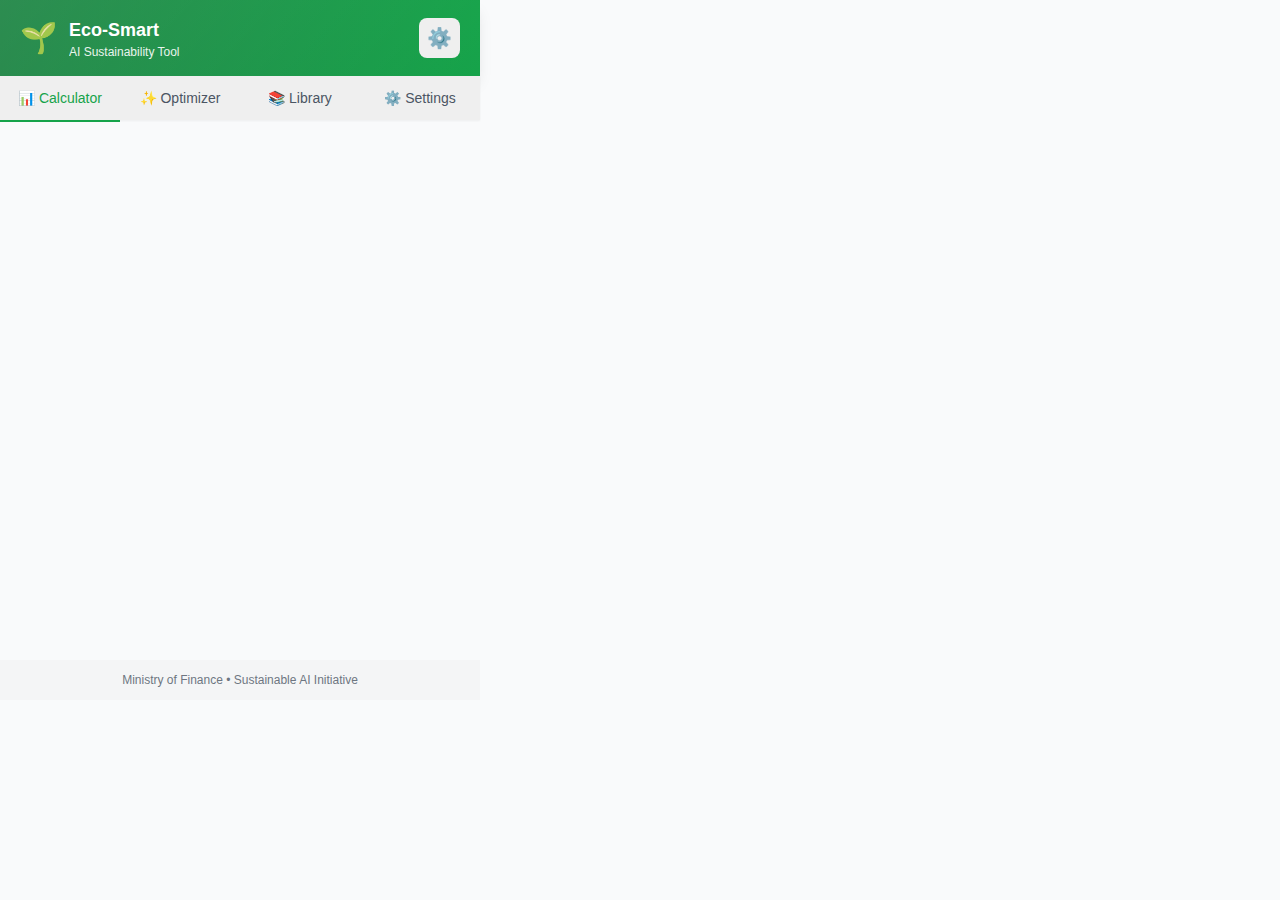
<file: prototypes/ecoprompt-coach/popup.html>
<!DOCTYPE html>
<html lang="en">
<head>
  <meta charset="UTF-8">
  <meta name="viewport" content="width=device-width, initial-scale=1.0">
  <title>Eco-Smart: AI Sustainability Tool</title>

  <!-- Local CSS Styles -->
  <link rel="stylesheet" href="styles.css">

  <style>
    body {
      width: 480px;
      min-height: 600px;
      max-height: 700px;
    }
  </style>
</head>
<body class="bg-gray-50 overflow-hidden">
  <div class="flex flex-col h-screen max-h-[700px]">

    <!-- Header -->
    <header class="bg-gradient-to-r from-eco-green-700 to-eco-green-600 text-white px-5 py-4 shadow-lg">
      <div class="flex items-center justify-between">
        <div class="flex items-center gap-3">
          <div class="text-3xl">🌱</div>
          <div>
            <h1 class="text-lg font-bold">Eco-Smart</h1>
            <p class="text-xs opacity-90">AI Sustainability Tool</p>
          </div>
        </div>
        <button id="settingsBtn" class="p-2 hover:bg-white/10 rounded-lg transition" title="Settings">
          ⚙️
        </button>
      </div>
    </header>

    <!-- Tab Navigation -->
    <nav class="bg-white border-b border-gray-200 shadow-sm">
      <div class="flex">
        <button class="tab-btn flex-1 px-4 py-3 text-sm font-medium text-gray-600 hover:text-eco-green-600 hover:bg-eco-green-50 transition-colors border-b-2 border-transparent active" data-tab="calculator">
          📊 Calculator
        </button>
        <button class="tab-btn flex-1 px-4 py-3 text-sm font-medium text-gray-600 hover:text-eco-green-600 hover:bg-eco-green-50 transition-colors border-b-2 border-transparent" data-tab="optimizer">
          ✨ Optimizer
        </button>
        <button class="tab-btn flex-1 px-4 py-3 text-sm font-medium text-gray-600 hover:text-eco-green-600 hover:bg-eco-green-50 transition-colors border-b-2 border-transparent" data-tab="library">
          📚 Library
        </button>
        <button class="tab-btn flex-1 px-4 py-3 text-sm font-medium text-gray-600 hover:text-eco-green-600 hover:bg-eco-green-50 transition-colors border-b-2 border-transparent" data-tab="settings">
          ⚙️ Settings
        </button>
      </div>
    </nav>

    <!-- Tab Content Container -->
    <div class="flex-1 overflow-y-auto">

      <!-- CALCULATOR TAB -->
      <div id="calculator-tab" class="tab-content p-5 space-y-4">
        <div class="bg-white rounded-lg shadow-md p-4 border border-eco-green-100">
          <h2 class="text-lg font-semibold text-gray-800 mb-3 flex items-center gap-2">
            <span>💬</span> Your AI Prompt
          </h2>

          <textarea
            id="promptInput"
            class="w-full p-3 border-2 border-gray-200 rounded-lg focus:border-eco-green-500 focus:outline-none resize-none transition-colors"
            rows="5"
            placeholder="Type or paste your AI prompt here...&#10;&#10;As you type, we'll calculate the environmental impact in real-time using data from peer-reviewed research."
          ></textarea>

          <div class="mt-2 text-xs text-gray-500 flex items-center justify-between">
            <span id="charCount">0 characters (~0 tokens)</span>
            <select id="outputType" class="text-xs border border-gray-200 rounded px-2 py-1 focus:outline-none focus:border-eco-green-500">
              <option value="general">General Response</option>
              <option value="brief">Brief Answer</option>
              <option value="analysis">Detailed Analysis</option>
              <option value="code">Code Generation</option>
              <option value="creative">Creative Writing</option>
            </select>
          </div>
        </div>

        <!-- Real-Time Impact Display -->
        <div id="impactResults" class="space-y-3">

          <!-- Eco Score Card -->
          <div class="bg-gradient-to-br from-eco-green-50 to-white rounded-lg shadow-md p-4 border-2 border-eco-green-200">
            <div class="flex items-center justify-between">
              <div>
                <h3 class="text-sm font-medium text-gray-600">Eco-Score</h3>
                <p class="text-xs text-gray-500 mt-1">Lower is better</p>
              </div>
              <div class="text-right">
                <div class="text-4xl font-bold text-eco-green-700" id="ecoScore">0</div>
                <div class="text-xs text-gray-600 mt-1" id="ecoRating">Excellent</div>
              </div>
            </div>
          </div>

          <!-- Impact Metrics Grid -->
          <div class="grid grid-cols-3 gap-2">
            <!-- Energy -->
            <div class="bg-white rounded-lg shadow-sm p-3 border border-gray-100">
              <div class="text-2xl mb-1">⚡</div>
              <div class="text-xs text-gray-600 font-medium">Energy</div>
              <div class="text-lg font-bold text-gray-800" id="energyValue">0 Wh</div>
            </div>

            <!-- Water -->
            <div class="bg-white rounded-lg shadow-sm p-3 border border-gray-100">
              <div class="text-2xl mb-1">💧</div>
              <div class="text-xs text-gray-600 font-medium">Water</div>
              <div class="text-lg font-bold text-gray-800" id="waterValue">0 mL</div>
            </div>

            <!-- Carbon -->
            <div class="bg-white rounded-lg shadow-sm p-3 border border-gray-100">
              <div class="text-2xl mb-1">🌍</div>
              <div class="text-xs text-gray-600 font-medium">Carbon</div>
              <div class="text-lg font-bold text-gray-800" id="carbonValue">0 g</div>
            </div>
          </div>

          <!-- Real-World Analogies -->
          <div class="bg-white rounded-lg shadow-md p-4 border border-gray-100">
            <h3 class="text-sm font-semibold text-gray-700 mb-3 flex items-center gap-2">
              <span>🔍</span> Real-World Equivalents
            </h3>
            <div class="space-y-2 text-sm" id="analogiesList">
              <div class="flex items-center justify-between text-gray-600">
                <span>💡 LED lightbulb hours</span>
                <span class="font-semibold" id="analogyLED">0</span>
              </div>
              <div class="flex items-center justify-between text-gray-600">
                <span>📱 Smartphone charges</span>
                <span class="font-semibold" id="analogyPhone">0</span>
              </div>
              <div class="flex items-center justify-between text-gray-600">
                <span>☕ Cups of coffee boiled</span>
                <span class="font-semibold" id="analogyCoffee">0</span>
              </div>
              <div class="flex items-center justify-between text-gray-600">
                <span>🔍 Google searches</span>
                <span class="font-semibold" id="analogySearch">0</span>
              </div>
              <div class="flex items-center justify-between text-gray-600">
                <span>🚗 Driving distance</span>
                <span class="font-semibold" id="analogyDriving">0 km</span>
              </div>
            </div>
          </div>

          <!-- Save Button -->
          <button id="saveToLibraryBtn" class="w-full bg-eco-green-600 hover:bg-eco-green-700 text-white font-semibold py-3 rounded-lg transition-colors shadow-md disabled:opacity-50 disabled:cursor-not-allowed" disabled>
            💾 Save to Library
          </button>
        </div>
      </div>

      <!-- OPTIMIZER TAB -->
      <div id="optimizer-tab" class="tab-content p-5 space-y-4 hidden">
        <div class="bg-gradient-to-br from-purple-50 to-white rounded-lg shadow-md p-4 border-2 border-purple-200">
          <h2 class="text-lg font-semibold text-gray-800 mb-2 flex items-center gap-2">
            <span>✨</span> Prompt Optimizer
          </h2>
          <p class="text-sm text-gray-600">
            Analyze your prompt for redundancy and token inefficiency. Get a concrete optimized version.
          </p>
        </div>

        <div class="bg-white rounded-lg shadow-md p-4 border border-gray-100">
          <label class="block text-sm font-medium text-gray-700 mb-2">Your Prompt to Optimize</label>
          <textarea
            id="optimizerInput"
            class="w-full p-3 border-2 border-gray-200 rounded-lg focus:border-purple-500 focus:outline-none resize-none transition-colors"
            rows="6"
            placeholder="Paste your prompt here for optimization..."
          ></textarea>

          <button id="analyzeBtn" class="w-full mt-3 bg-purple-600 hover:bg-purple-700 text-white font-semibold py-3 rounded-lg transition-colors shadow-md">
            🔍 Analyze & Optimize
          </button>
        </div>

        <!-- Analysis Results -->
        <div id="optimizerResults" class="space-y-3 hidden">

          <!-- Optimized Prompt -->
          <div class="bg-white rounded-lg shadow-md p-4 border-l-4 border-eco-green-500">
            <h3 class="text-sm font-semibold text-gray-700 mb-2 flex items-center gap-2">
              <span>✅</span> Optimized Version
            </h3>
            <div id="optimizedPrompt" class="text-sm text-gray-700 bg-gray-50 p-3 rounded-lg"></div>
            <button id="copyOptimizedBtn" class="mt-2 text-sm text-eco-green-600 hover:text-eco-green-700 font-medium">
              📋 Copy to Clipboard
            </button>
          </div>

          <!-- Suggestions -->
          <div class="bg-white rounded-lg shadow-md p-4 border border-gray-100">
            <h3 class="text-sm font-semibold text-gray-700 mb-2 flex items-center gap-2">
              <span>💡</span> Optimization Suggestions
            </h3>
            <ul id="suggestionsList" class="space-y-2 text-sm text-gray-600"></ul>
          </div>

          <!-- Before vs After Comparison -->
          <div class="bg-white rounded-lg shadow-md p-4 border border-gray-100">
            <h3 class="text-sm font-semibold text-gray-700 mb-3 flex items-center gap-2">
              <span>📊</span> Environmental Savings
            </h3>

            <div class="grid grid-cols-2 gap-3 mb-3">
              <div class="bg-red-50 rounded-lg p-3 border border-red-200">
                <div class="text-xs text-red-600 font-medium mb-1">Before</div>
                <div class="text-lg font-bold text-red-700" id="beforeTokens">0</div>
                <div class="text-xs text-red-600">tokens</div>
              </div>
              <div class="bg-eco-green-50 rounded-lg p-3 border border-eco-green-200">
                <div class="text-xs text-eco-green-600 font-medium mb-1">After</div>
                <div class="text-lg font-bold text-eco-green-700" id="afterTokens">0</div>
                <div class="text-xs text-eco-green-600">tokens</div>
              </div>
            </div>

            <div class="space-y-2 text-sm">
              <div class="flex items-center justify-between">
                <span class="text-gray-600">💾 Energy Saved</span>
                <span class="font-bold text-eco-green-700" id="savedEnergy">0 Wh</span>
              </div>
              <div class="flex items-center justify-between">
                <span class="text-gray-600">💧 Water Saved</span>
                <span class="font-bold text-eco-green-700" id="savedWater">0 mL</span>
              </div>
              <div class="flex items-center justify-between">
                <span class="text-gray-600">🌍 Carbon Saved</span>
                <span class="font-bold text-eco-green-700" id="savedCarbon">0 g</span>
              </div>
            </div>
          </div>
        </div>
      </div>

      <!-- LIBRARY TAB -->
      <div id="library-tab" class="tab-content p-5 space-y-4 hidden">
        <div class="bg-gradient-to-br from-blue-50 to-white rounded-lg shadow-md p-4 border-2 border-blue-200">
          <div class="flex items-center justify-between mb-2">
            <h2 class="text-lg font-semibold text-gray-800 flex items-center gap-2">
              <span>📚</span> Eco-Prompt Library
            </h2>
            <span id="libraryCount" class="text-sm font-medium text-blue-600">0 prompts</span>
          </div>
          <p class="text-sm text-gray-600">
            Your personal collection of efficient, green prompts.
          </p>
        </div>

        <!-- Search and Actions -->
        <div class="flex gap-2">
          <input
            type="text"
            id="librarySearch"
            class="flex-1 px-3 py-2 border-2 border-gray-200 rounded-lg focus:border-blue-500 focus:outline-none text-sm"
            placeholder="Search by text or tags..."
          />
          <button id="exportLibraryBtn" class="px-4 py-2 bg-blue-600 hover:bg-blue-700 text-white text-sm font-medium rounded-lg transition-colors">
            📥 Export
          </button>
        </div>

        <!-- Tag Filter -->
        <div id="tagFilter" class="flex flex-wrap gap-2 hidden">
          <!-- Tags will be dynamically inserted here -->
        </div>

        <!-- Library Items -->
        <div id="libraryItems" class="space-y-3">
          <!-- Empty state -->
          <div id="emptyLibrary" class="text-center py-8">
            <div class="text-6xl mb-3">📚</div>
            <p class="text-gray-500 text-sm">Your library is empty</p>
            <p class="text-gray-400 text-xs mt-1">Save efficient prompts from the Calculator tab</p>
          </div>
        </div>
      </div>

      <!-- SETTINGS TAB -->
      <div id="settings-tab" class="tab-content p-5 space-y-4 hidden">
        <div class="bg-gradient-to-br from-gray-50 to-white rounded-lg shadow-md p-4 border-2 border-gray-200">
          <h2 class="text-lg font-semibold text-gray-800 mb-2 flex items-center gap-2">
            <span>⚙️</span> Settings
          </h2>
          <p class="text-sm text-gray-600">
            Customize calculations for your region and preferences.
          </p>
        </div>

        <!-- Unit System -->
        <div class="bg-white rounded-lg shadow-md p-4 border border-gray-100">
          <label class="block text-sm font-semibold text-gray-700 mb-3">Unit System</label>
          <div class="space-y-2">
            <label class="flex items-center gap-3 cursor-pointer">
              <input type="radio" name="units" value="metric" class="w-4 h-4 text-eco-green-600 focus:ring-eco-green-500" checked />
              <div>
                <div class="text-sm font-medium text-gray-700">Metric</div>
                <div class="text-xs text-gray-500">Liters, kilometers, grams</div>
              </div>
            </label>
            <label class="flex items-center gap-3 cursor-pointer">
              <input type="radio" name="units" value="imperial" class="w-4 h-4 text-eco-green-600 focus:ring-eco-green-500" />
              <div>
                <div class="text-sm font-medium text-gray-700">Imperial</div>
                <div class="text-xs text-gray-500">Gallons, miles, ounces</div>
              </div>
            </label>
          </div>
        </div>

        <!-- Grid Intensity Profile -->
        <div class="bg-white rounded-lg shadow-md p-4 border border-gray-100">
          <label class="block text-sm font-semibold text-gray-700 mb-3">Grid Intensity Profile</label>
          <select id="gridProfile" class="w-full px-3 py-2 border-2 border-gray-200 rounded-lg focus:border-eco-green-500 focus:outline-none text-sm">
            <option value="AZURE_OPENAI">Azure/OpenAI (US - Default)</option>
            <option value="AWS_ANTHROPIC">AWS/Anthropic (US)</option>
            <option value="DEEPSEEK_CHINA">DeepSeek (China)</option>
          </select>
          <p class="text-xs text-gray-500 mt-2">
            Different cloud providers and regions have different environmental impacts.
          </p>
        </div>

        <!-- Custom Carbon Intensity -->
        <div class="bg-white rounded-lg shadow-md p-4 border border-gray-100">
          <label class="block text-sm font-semibold text-gray-700 mb-2">
            Custom Carbon Intensity (Optional)
          </label>
          <div class="flex items-center gap-2">
            <input
              type="number"
              id="customCIF"
              class="flex-1 px-3 py-2 border-2 border-gray-200 rounded-lg focus:border-eco-green-500 focus:outline-none text-sm"
              placeholder="e.g., 0.45"
              step="0.001"
              min="0"
            />
            <span class="text-sm text-gray-600">kgCO₂e/kWh</span>
          </div>
          <p class="text-xs text-gray-500 mt-2">
            Override with your local grid's carbon intensity factor.
          </p>
        </div>

        <!-- Usage Statistics -->
        <div class="bg-white rounded-lg shadow-md p-4 border border-gray-100">
          <h3 class="text-sm font-semibold text-gray-700 mb-3 flex items-center gap-2">
            <span>📊</span> Your Usage Statistics
          </h3>
          <div class="grid grid-cols-2 gap-3 text-sm">
            <div>
              <div class="text-gray-600">Total Queries</div>
              <div class="text-lg font-bold text-gray-800" id="statQueries">0</div>
            </div>
            <div>
              <div class="text-gray-600">Total Tokens</div>
              <div class="text-lg font-bold text-gray-800" id="statTokens">0</div>
            </div>
            <div>
              <div class="text-gray-600">Energy Used</div>
              <div class="text-lg font-bold text-gray-800" id="statEnergy">0 Wh</div>
            </div>
            <div>
              <div class="text-gray-600">Saved</div>
              <div class="text-lg font-bold text-eco-green-600" id="statSaved">0 Wh</div>
            </div>
          </div>
        </div>

        <!-- About -->
        <div class="bg-white rounded-lg shadow-md p-4 border border-gray-100 text-sm text-gray-600">
          <h3 class="font-semibold text-gray-700 mb-2">About Eco-Smart</h3>
          <p class="mb-2">
            Based on peer-reviewed research: <em>"How Hungry is AI?"</em>
          </p>
          <p class="text-xs">
            All calculations use validated formulas from published academic sources. Version 2.0
          </p>
        </div>
      </div>

    </div>

    <!-- Footer -->
    <footer class="bg-gray-100 px-5 py-3 border-t border-gray-200 text-center text-xs text-gray-600">
      Ministry of Finance • Sustainable AI Initiative
    </footer>
  </div>

  <!-- Scripts -->
  <script src="core-engine.js"></script>
  <script src="storage-manager.js"></script>
  <script src="popup.js"></script>
</body>
</html>
</file>
<file: docs/tetris-enhanced/styles.css>
* {
    margin: 0;
    padding: 0;
    box-sizing: border-box;
}

:root {
    --bg-primary: #0a0e1a;
    --bg-secondary: #131824;
    --bg-panel: #1a1f2e;
    --border-primary: #2dd4bf;
    --border-secondary: #3b4a5f;
    --text-primary: #ffffff;
    --text-secondary: #8e9aaf;
    --accent-cyan: #2dd4bf;
    --accent-green: #10b981;
    --accent-yellow: #fbbf24;
    --accent-red: #ef4444;
    --glow: rgba(45, 212, 191, 0.3);
}

body {
    font-family: 'Courier New', monospace;
    background: var(--bg-primary);
    color: var(--text-primary);
    line-height: 1.6;
    overflow-x: hidden;
}

/* Main Container */
.ministry-container {
    min-height: 100vh;
    position: relative;
}

/* Header */
.header {
    background: var(--bg-secondary);
    border-bottom: 2px solid var(--border-primary);
    padding: 1rem 2rem;
}

.status-bar {
    display: flex;
    align-items: center;
    justify-content: center;
    gap: 0.5rem;
    font-size: 1.1rem;
    font-weight: bold;
    letter-spacing: 2px;
}

.status-label {
    color: var(--text-secondary);
}

.intensity-badge {
    padding: 0.3rem 1rem;
    border-radius: 4px;
    font-weight: bold;
    letter-spacing: 1px;
}

.intensity-badge.low {
    background: var(--accent-green);
    color: #000;
}

.intensity-badge.moderate {
    background: var(--accent-yellow);
    color: #000;
}

.intensity-badge.high {
    background: var(--accent-red);
    color: #fff;
}

/* Dashboard Grid */
.dashboard {
    display: grid;
    grid-template-columns: 360px 1fr 320px;
    grid-template-rows: auto auto;
    gap: 1.5rem;
    padding: 1.5rem;
    max-width: 1800px;
    margin: 0 auto;
}

.left-panel {
    grid-column: 1;
    grid-row: 1;
}

.game-panel {
    grid-column: 2;
    grid-row: 1 / 3;
    display: flex;
    align-items: center;
    justify-content: center;
}

.right-panel {
    grid-column: 3;
    grid-row: 1 / 3;
    display: flex;
    flex-direction: column;
    gap: 1.5rem;
}

.bottom-panel {
    grid-column: 1;
    grid-row: 2;
}

/* Panel Styling */
.graph-panel,
.leaderboard-panel,
.recommendations-panel {
    background: var(--bg-panel);
    border: 2px solid var(--border-primary);
    border-radius: 8px;
    padding: 1rem;
    box-shadow: 0 0 20px var(--glow);
}

.panel-header {
    margin-bottom: 1rem;
    padding-bottom: 0.5rem;
    border-bottom: 1px solid var(--border-secondary);
}

.panel-header h3 {
    font-size: 0.85rem;
    letter-spacing: 1.5px;
    color: var(--accent-cyan);
    font-weight: bold;
}

/* Tetris Game Frame */
.tetris-frame {
    position: relative;
    background: #000;
    border: 4px solid var(--border-primary);
    border-radius: 8px;
    padding: 1rem;
    box-shadow:
        0 0 30px var(--glow),
        inset 0 0 20px rgba(0, 0, 0, 0.8);
}

.tetris-grid {
    display: grid;
    grid-template-columns: repeat(10, 30px);
    grid-template-rows: repeat(20, 30px);
    gap: 1px;
    background: #0a0a0a;
    padding: 2px;
    border: 2px solid #1a1a2e;
}

.tetris-cell {
    background: #0f1419;
    border: 1px solid #1a1f2e;
    transition: all 0.2s ease;
    position: relative;
}

.tetris-cell.filled {
    box-shadow:
        inset 2px 2px 4px rgba(255, 255, 255, 0.2),
        inset -2px -2px 4px rgba(0, 0, 0, 0.5);
    animation: fillBlock 0.3s ease;
}

.tetris-cell.preview {
    opacity: 0.7;
    box-shadow: inset 0 0 8px rgba(255, 255, 255, 0.4);
}

.tetris-cell.cleared {
    animation: clearBlock 0.3s ease forwards;
}

@keyframes fillBlock {
    0% {
        transform: scale(0);
        opacity: 0;
    }
    50% {
        transform: scale(1.2);
    }
    100% {
        transform: scale(1);
        opacity: 1;
    }
}

@keyframes clearBlock {
    0% {
        opacity: 1;
        transform: scale(1);
    }
    50% {
        opacity: 0.5;
        transform: scale(1.3);
        filter: brightness(2);
    }
    100% {
        opacity: 0;
        transform: scale(0);
    }
}

/* Danger Indicator Overlay */
.danger-overlay {
    position: absolute;
    top: 1rem;
    right: 1rem;
    background: rgba(239, 68, 68, 0.1);
    border: 2px solid transparent;
    border-radius: 6px;
    padding: 0.75rem;
    opacity: 0;
    transition: all 0.3s ease;
    pointer-events: none;
}

.danger-overlay.active {
    opacity: 1;
    border-color: var(--accent-red);
    background: rgba(239, 68, 68, 0.2);
    box-shadow: 0 0 20px rgba(239, 68, 68, 0.5);
    animation: pulse 1.5s ease-in-out infinite;
}

@keyframes pulse {
    0%, 100% {
        opacity: 0.8;
        transform: scale(1);
    }
    50% {
        opacity: 1;
        transform: scale(1.05);
    }
}

.danger-marker {
    display: flex;
    align-items: center;
    gap: 0.5rem;
}

.warning-icon {
    font-size: 1.5rem;
    animation: blink 1s ease-in-out infinite;
}

@keyframes blink {
    0%, 100% { opacity: 1; }
    50% { opacity: 0.3; }
}

.danger-text {
    color: var(--accent-red);
    font-weight: bold;
    font-size: 0.85rem;
    line-height: 1.2;
    text-align: center;
}

/* Leaderboard */
.leaderboard-content {
    display: flex;
    flex-direction: column;
    gap: 0.5rem;
}

.leaderboard-item {
    display: grid;
    grid-template-columns: 30px 1fr auto;
    gap: 0.75rem;
    padding: 0.75rem;
    background: var(--bg-secondary);
    border: 1px solid var(--border-secondary);
    border-radius: 4px;
    align-items: center;
    transition: all 0.2s ease;
}

.leaderboard-item:hover {
    border-color: var(--accent-cyan);
    box-shadow: 0 0 10px rgba(45, 212, 191, 0.2);
}

.leaderboard-item.user {
    background: rgba(45, 212, 191, 0.1);
    border: 2px solid var(--accent-cyan);
    box-shadow: 0 0 15px rgba(45, 212, 191, 0.3);
}

.leaderboard-item .rank {
    font-weight: bold;
    color: var(--accent-cyan);
    font-size: 1.1rem;
}

.leaderboard-item .name {
    color: var(--text-primary);
    font-size: 0.95rem;
}

.leaderboard-item .score {
    font-weight: bold;
    color: var(--accent-green);
    font-size: 1rem;
}

/* Recommendations */
.recommendations-content {
    display: flex;
    flex-direction: column;
    gap: 0.75rem;
}

.recommendation-item {
    display: flex;
    gap: 0.75rem;
    padding: 0.75rem;
    background: var(--bg-secondary);
    border-left: 3px solid var(--accent-cyan);
    border-radius: 4px;
}

.rec-icon {
    font-size: 1.5rem;
    flex-shrink: 0;
}

.rec-content {
    font-size: 0.85rem;
    line-height: 1.4;
    color: var(--text-secondary);
}

.rec-content strong {
    color: var(--accent-cyan);
}

/* Controls Panel (Floating Right) */
.controls-panel {
    position: fixed;
    right: 0;
    top: 80px;
    width: 320px;
    max-height: calc(100vh - 100px);
    overflow-y: auto;
    background: var(--bg-panel);
    border: 2px solid var(--border-primary);
    border-right: none;
    border-radius: 8px 0 0 8px;
    padding: 1rem;
    box-shadow: -5px 0 20px var(--glow);
    z-index: 100;
    display: none;
}

.controls-panel.active {
    display: block;
}

.controls-section,
.actions-section,
.legend-section,
.activity-section {
    margin-bottom: 1.5rem;
    padding-bottom: 1.5rem;
    border-bottom: 1px solid var(--border-secondary);
}

.controls-section:last-child {
    border-bottom: none;
}

.controls-section h4,
.actions-section h4,
.legend-section h4,
.activity-section h4 {
    display: flex;
    align-items: center;
    gap: 0.5rem;
    font-size: 0.9rem;
    color: var(--accent-cyan);
    margin-bottom: 1rem;
    letter-spacing: 1px;
}

/* Stats */
.stat-row {
    display: flex;
    justify-content: space-between;
    align-items: center;
    padding: 0.5rem 0;
    font-size: 0.85rem;
}

.stat-label {
    color: var(--text-secondary);
    font-size: 0.8rem;
}

.stat-value {
    font-weight: bold;
    color: var(--text-primary);
}

.stat-value.highlight {
    color: var(--accent-cyan);
    font-size: 1.3rem;
}

.stat-value.co2 {
    color: var(--accent-green);
}

.stat-separator {
    height: 1px;
    background: var(--border-secondary);
    margin: 0.75rem 0;
}

/* Height Bar */
.height-bar {
    position: relative;
    width: 150px;
    height: 18px;
    background: var(--bg-secondary);
    border: 1px solid var(--border-secondary);
    border-radius: 9px;
    overflow: hidden;
}

.height-fill {
    position: absolute;
    left: 0;
    top: 0;
    height: 100%;
    background: linear-gradient(90deg, var(--accent-green), var(--accent-yellow));
    transition: width 0.5s ease;
}

.height-text {
    position: absolute;
    top: 0;
    left: 0;
    width: 100%;
    height: 100%;
    display: flex;
    align-items: center;
    justify-content: center;
    font-size: 0.7rem;
    font-weight: bold;
    color: var(--text-primary);
    text-shadow: 0 0 3px #000;
}

/* Action Buttons */
.action-button {
    display: flex;
    align-items: center;
    gap: 0.75rem;
    padding: 0.75rem;
    background: var(--bg-secondary);
    border: 1px solid var(--border-secondary);
    border-radius: 4px;
    cursor: pointer;
    transition: all 0.2s ease;
    color: var(--text-primary);
    font-family: inherit;
    margin-bottom: 0.5rem;
    width: 100%;
}

.action-button:hover {
    border-color: var(--accent-cyan);
    box-shadow: 0 0 10px rgba(45, 212, 191, 0.3);
    transform: translateX(-4px);
}

.action-button.special {
    border-color: var(--accent-green);
    background: rgba(16, 185, 129, 0.1);
}

.action-icon {
    font-size: 1.5rem;
    flex-shrink: 0;
}

.action-content {
    flex: 1;
    text-align: left;
}

.action-title {
    font-weight: bold;
    font-size: 0.85rem;
    margin-bottom: 0.25rem;
}

.action-reward {
    font-size: 0.7rem;
    color: var(--accent-green);
}

/* Controls Grid */
.control-grid {
    display: grid;
    grid-template-columns: 1fr 1fr;
    gap: 0.5rem;
    margin-bottom: 1rem;
}

.control-item {
    display: flex;
    flex-direction: column;
    align-items: center;
    gap: 0.25rem;
    padding: 0.5rem;
    background: var(--bg-secondary);
    border: 1px solid var(--border-secondary);
    border-radius: 4px;
    font-size: 0.75rem;
}

kbd {
    padding: 0.25rem 0.5rem;
    background: #000;
    border: 1px solid var(--accent-cyan);
    border-radius: 3px;
    font-weight: bold;
    color: var(--accent-cyan);
    font-size: 0.7rem;
}

/* Color Legend */
.color-legend {
    margin-top: 1rem;
}

.color-legend h5 {
    font-size: 0.8rem;
    color: var(--accent-cyan);
    margin-bottom: 0.5rem;
}

.legend-item {
    display: flex;
    align-items: center;
    gap: 0.5rem;
    margin-bottom: 0.4rem;
    font-size: 0.75rem;
    color: var(--text-secondary);
}

.legend-color {
    width: 20px;
    height: 20px;
    border: 1px solid rgba(255, 255, 255, 0.2);
    border-radius: 2px;
    flex-shrink: 0;
}

.legend-color.blue {
    background: #3b82f6;
}

.legend-color.green {
    background: #10b981;
}

.legend-color.yellow {
    background: #fbbf24;
}

.legend-color.red {
    background: #ef4444;
}

/* Activity Feed */
.activity-feed {
    max-height: 200px;
    overflow-y: auto;
}

.activity-item {
    padding: 0.5rem;
    background: var(--bg-secondary);
    border-left: 2px solid var(--border-secondary);
    border-radius: 2px;
    margin-bottom: 0.5rem;
    font-size: 0.75rem;
}

.activity-item.cleared {
    border-left-color: var(--accent-green);
}

.activity-item.info {
    border-left-color: var(--accent-cyan);
}

.activity-time {
    font-size: 0.65rem;
    color: var(--text-secondary);
    margin-bottom: 0.25rem;
}

.activity-text {
    color: var(--text-primary);
    font-size: 0.75rem;
}

/* Scrollbar Styling */
::-webkit-scrollbar {
    width: 6px;
}

::-webkit-scrollbar-track {
    background: var(--bg-secondary);
}

::-webkit-scrollbar-thumb {
    background: var(--border-secondary);
    border-radius: 3px;
}

::-webkit-scrollbar-thumb:hover {
    background: var(--accent-cyan);
}

/* Responsive Design */
@media (max-width: 1600px) {
    .dashboard {
        grid-template-columns: 1fr;
        grid-template-rows: auto;
    }

    .left-panel,
    .game-panel,
    .right-panel,
    .bottom-panel {
        grid-column: 1;
        grid-row: auto;
    }

    .controls-panel {
        position: relative;
        width: 100%;
        max-height: none;
        border: 2px solid var(--border-primary);
        border-radius: 8px;
        display: block;
    }
}

/* Canvas Styling */
canvas {
    border-radius: 4px;
}

/* Icon Styling */
.icon {
    font-size: 1rem;
}
</file>
<file: prototypes/black-frame-tetris/styles.css>
* {
    margin: 0;
    padding: 0;
    box-sizing: border-box;
}

:root {
    --primary: #10b981;
    --success: #22c55e;
    --warning: #f59e0b;
    --danger: #ef4444;
    --low: #3b82f6;
    --moderate: #10b981;
    --high: #f59e0b;
    --critical: #ef4444;
    --bg: #f9fafb;
    --bg-card: #ffffff;
    --text: #111827;
    --text-secondary: #6b7280;
    --border: #e5e7eb;
    --shadow: 0 1px 3px rgba(0, 0, 0, 0.1);
    --shadow-lg: 0 10px 25px rgba(0, 0, 0, 0.1);
}

body {
    font-family: -apple-system, BlinkMacSystemFont, 'Segoe UI', Roboto, sans-serif;
    background: var(--bg);
    color: var(--text);
    line-height: 1.6;
}

.container {
    max-width: 1600px;
    margin: 0 auto;
    padding: 0;
}

/* Header */
.header {
    background: var(--bg-card);
    padding: 1.5rem 2rem;
    display: flex;
    justify-content: space-between;
    align-items: center;
    box-shadow: var(--shadow);
    border-bottom: 3px solid var(--primary);
}

.logo {
    display: flex;
    align-items: center;
    gap: 1rem;
}

.logo .icon {
    font-size: 2rem;
}

.logo h1 {
    font-size: 1.75rem;
    font-weight: 700;
    color: var(--text);
}

.department-selector {
    display: flex;
    align-items: center;
    gap: 1rem;
}

.department-selector label {
    font-weight: 600;
    color: var(--text-secondary);
}

.department-selector select {
    padding: 0.625rem 1.25rem;
    border: 2px solid var(--border);
    border-radius: 8px;
    font-size: 1rem;
    font-weight: 500;
    cursor: pointer;
    transition: all 0.3s ease;
}

.department-selector select:hover,
.department-selector select:focus {
    outline: none;
    border-color: var(--primary);
    box-shadow: 0 0 0 3px rgba(16, 185, 129, 0.1);
}

/* Main Content */
.main-content {
    display: grid;
    grid-template-columns: 1fr 400px;
    gap: 2rem;
    padding: 2rem;
    min-height: calc(100vh - 200px);
}

/* Tetris Section */
.tetris-section {
    background: var(--bg-card);
    padding: 2rem;
    border-radius: 12px;
    box-shadow: var(--shadow-lg);
}

.section-header {
    margin-bottom: 2rem;
}

.section-header h2 {
    font-size: 1.75rem;
    margin-bottom: 0.5rem;
}

.subtitle {
    color: var(--text-secondary);
    font-size: 0.95rem;
}

.tetris-container {
    display: flex;
    gap: 2rem;
    align-items: start;
}

/* Tetris Grid */
.tetris-grid {
    flex: 1;
    display: grid;
    grid-template-columns: repeat(10, 1fr);
    grid-template-rows: repeat(20, 1fr);
    gap: 2px;
    background: var(--border);
    padding: 2px;
    border-radius: 8px;
    min-height: 600px;
    max-height: 600px;
    box-shadow: inset 0 2px 8px rgba(0, 0, 0, 0.1);
}

.tetris-cell {
    background: #f3f4f6;
    border-radius: 2px;
    transition: all 0.3s ease;
}

.tetris-cell.filled {
    animation: fillBlock 0.3s ease;
}

.tetris-cell.low {
    background: var(--low);
}

.tetris-cell.moderate {
    background: var(--moderate);
}

.tetris-cell.high {
    background: var(--high);
}

.tetris-cell.critical {
    background: var(--critical);
    animation: pulse 1s ease-in-out infinite;
}

.tetris-cell.cleared {
    animation: clearBlock 0.5s ease forwards;
}

@keyframes fillBlock {
    0% {
        transform: scale(0);
        opacity: 0;
    }
    50% {
        transform: scale(1.2);
    }
    100% {
        transform: scale(1);
        opacity: 1;
    }
}

@keyframes clearBlock {
    0% {
        opacity: 1;
        transform: scale(1);
    }
    50% {
        opacity: 0.5;
        transform: scale(1.2);
    }
    100% {
        opacity: 0;
        transform: scale(0);
    }
}

@keyframes pulse {
    0%, 100% {
        opacity: 1;
    }
    50% {
        opacity: 0.6;
    }
}

/* Tetris Info */
.tetris-info {
    width: 250px;
    display: flex;
    flex-direction: column;
    gap: 1.5rem;
}

.info-card {
    background: var(--bg);
    padding: 1.5rem;
    border-radius: 8px;
    border: 2px solid var(--border);
}

.info-label {
    font-size: 0.875rem;
    font-weight: 600;
    text-transform: uppercase;
    letter-spacing: 0.5px;
    color: var(--text-secondary);
    margin-bottom: 0.5rem;
}

.info-value {
    font-size: 2.5rem;
    font-weight: 700;
    color: var(--primary);
    margin-bottom: 0.75rem;
}

.info-bar {
    height: 12px;
    background: #e5e7eb;
    border-radius: 6px;
    overflow: hidden;
}

.info-fill {
    height: 100%;
    background: linear-gradient(90deg, var(--primary), var(--success));
    border-radius: 6px;
    transition: width 0.5s ease;
}

.danger-zone {
    border-color: var(--danger);
    background: rgba(239, 68, 68, 0.05);
}

.danger-indicator {
    text-align: center;
}

.danger-line {
    display: flex;
    align-items: center;
    justify-content: center;
    gap: 0.5rem;
    font-weight: 700;
    color: var(--danger);
    margin-bottom: 0.5rem;
    font-size: 1.1rem;
}

.danger-text {
    font-size: 0.875rem;
    color: var(--text-secondary);
}

/* Stats Section */
.stats-section {
    display: flex;
    flex-direction: column;
    gap: 1.5rem;
}

.stats-card,
.actions-card,
.legend-card,
.activity-card {
    background: var(--bg-card);
    padding: 1.5rem;
    border-radius: 12px;
    box-shadow: var(--shadow-lg);
}

.stats-card h3,
.actions-card h3,
.legend-card h3,
.activity-card h3 {
    display: flex;
    align-items: center;
    gap: 0.5rem;
    font-size: 1.25rem;
    margin-bottom: 1.25rem;
}

/* Stats */
.stat-row {
    display: flex;
    justify-content: space-between;
    align-items: center;
    padding: 0.75rem 0;
    border-bottom: 1px solid var(--border);
}

.stat-row:last-child {
    border-bottom: none;
}

.stat-label {
    font-weight: 500;
    color: var(--text-secondary);
}

.stat-value {
    font-weight: 700;
    font-size: 1.25rem;
    color: var(--text);
}

.stat-value.added {
    color: var(--warning);
}

.stat-value.cleared {
    color: var(--success);
}

.stat-value.intensity {
    font-size: 1rem;
    padding: 0.25rem 0.75rem;
    background: var(--moderate);
    color: white;
    border-radius: 12px;
}

.stat-value.co2,
.stat-value.efficiency {
    color: var(--primary);
}

.stat-row.highlight {
    background: rgba(16, 185, 129, 0.05);
    padding: 0.75rem 1rem;
    margin: 0.5rem -0.5rem;
    border-radius: 6px;
}

.stat-separator {
    height: 1px;
    background: var(--border);
    margin: 1rem 0;
}

/* Actions */
.actions-subtitle {
    color: var(--text-secondary);
    font-size: 0.9rem;
    margin-bottom: 1rem;
}

.action-list {
    display: flex;
    flex-direction: column;
    gap: 0.75rem;
}

.action-button {
    display: flex;
    align-items: center;
    gap: 1rem;
    padding: 1rem;
    background: var(--bg);
    border: 2px solid var(--border);
    border-radius: 8px;
    cursor: pointer;
    transition: all 0.3s ease;
    width: 100%;
    text-align: left;
}

.action-button:hover {
    border-color: var(--primary);
    transform: translateX(4px);
    box-shadow: var(--shadow);
}

.action-button.special {
    border-color: var(--primary);
    background: rgba(16, 185, 129, 0.05);
}

.action-icon {
    font-size: 2rem;
    flex-shrink: 0;
}

.action-content {
    flex: 1;
}

.action-title {
    font-weight: 600;
    margin-bottom: 0.25rem;
}

.action-reward {
    font-size: 0.875rem;
    color: var(--success);
    font-weight: 600;
}

.action-arrow {
    font-size: 1.5rem;
    color: var(--primary);
    opacity: 0;
    transition: opacity 0.3s ease;
}

.action-button:hover .action-arrow {
    opacity: 1;
}

/* Legend */
.legend-item {
    display: flex;
    align-items: center;
    gap: 1rem;
    margin-bottom: 0.75rem;
}

.legend-block {
    width: 40px;
    height: 40px;
    border-radius: 4px;
    flex-shrink: 0;
}

.legend-block.low {
    background: var(--low);
}

.legend-block.moderate {
    background: var(--moderate);
}

.legend-block.high {
    background: var(--high);
}

.legend-block.critical {
    background: var(--critical);
}

.legend-text {
    font-size: 0.9rem;
}

.legend-text strong {
    display: block;
    margin-bottom: 0.125rem;
}

.legend-note {
    margin-top: 1rem;
    padding: 0.75rem;
    background: rgba(16, 185, 129, 0.1);
    border-left: 3px solid var(--primary);
    border-radius: 4px;
    font-size: 0.9rem;
}

/* Activity Feed */
.activity-feed {
    max-height: 300px;
    overflow-y: auto;
}

.activity-item {
    padding: 0.75rem;
    background: var(--bg);
    border-radius: 6px;
    margin-bottom: 0.75rem;
    border-left: 3px solid var(--border);
    transition: all 0.3s ease;
}

.activity-item.added {
    border-left-color: var(--warning);
}

.activity-item.cleared {
    border-left-color: var(--success);
}

.activity-time {
    font-size: 0.75rem;
    color: var(--text-secondary);
    margin-bottom: 0.25rem;
}

.activity-text {
    font-size: 0.9rem;
    font-weight: 500;
}

/* Footer */
.footer-stats {
    background: var(--bg-card);
    padding: 1.5rem 2rem;
    display: flex;
    justify-content: space-around;
    align-items: center;
    border-top: 1px solid var(--border);
    box-shadow: var(--shadow);
}

.footer-stat {
    text-align: center;
}

.footer-label {
    display: block;
    font-size: 0.875rem;
    color: var(--text-secondary);
    margin-bottom: 0.25rem;
}

.footer-value {
    font-size: 1.5rem;
    font-weight: 700;
    color: var(--text);
}

.footer-value.success {
    color: var(--success);
}

/* Responsive Design */
@media (max-width: 1200px) {
    .main-content {
        grid-template-columns: 1fr;
    }

    .tetris-container {
        flex-direction: column;
    }

    .tetris-info {
        width: 100%;
        flex-direction: row;
    }
}

@media (max-width: 768px) {
    .header {
        flex-direction: column;
        gap: 1rem;
    }

    .main-content {
        padding: 1rem;
    }

    .tetris-section,
    .stats-card,
    .actions-card,
    .legend-card,
    .activity-card {
        padding: 1rem;
    }

    .footer-stats {
        flex-wrap: wrap;
        gap: 1rem;
    }

    .tetris-info {
        flex-direction: column;
    }
}

/* Animations */
@keyframes slideIn {
    from {
        opacity: 0;
        transform: translateY(10px);
    }
    to {
        opacity: 1;
        transform: translateY(0);
    }
}

.activity-item {
    animation: slideIn 0.3s ease;
}
</file>
<file: prototypes/digital-forest/styles.css>
/* Digital Carbon Forest - Styles */

* {
  margin: 0;
  padding: 0;
  box-sizing: border-box;
}

:root {
  --primary-green: #2D5016;
  --secondary-green: #4A7C2F;
  --light-green: #E8F5E0;
  --accent-yellow: #F5A623;
  --text-dark: #2C3E50;
  --text-light: #7F8C8D;
  --bg-white: #FFFFFF;
  --bg-gray: #F7F9FA;
  --success: #27AE60;
  --warning: #E67E22;
  --danger: #E74C3C;
  --shadow: 0 2px 8px rgba(0, 0, 0, 0.1);
}

body {
  font-family: -apple-system, BlinkMacSystemFont, 'Segoe UI', Roboto, sans-serif;
  background: linear-gradient(to bottom, #87CEEB 0%, #E0F6FF 50%, #7EC850 100%);
  min-height: 100vh;
  color: var(--text-dark);
}

.app-container {
  min-height: 100vh;
  display: flex;
  flex-direction: column;
}

/* Header */
.header {
  background: linear-gradient(135deg, var(--primary-green), var(--secondary-green));
  color: white;
  padding: 20px 40px;
  display: flex;
  justify-content: space-between;
  align-items: center;
  box-shadow: var(--shadow);
}

.logo {
  display: flex;
  align-items: center;
  gap: 12px;
}

.logo-icon {
  font-size: 36px;
}

.logo h1 {
  font-size: 24px;
  font-weight: 700;
}

.header-stats {
  display: flex;
  gap: 32px;
}

.header-stat {
  display: flex;
  flex-direction: column;
  align-items: flex-end;
}

.header-stat.success .stat-value {
  color: #A8E6A1;
}

.stat-label {
  font-size: 12px;
  opacity: 0.9;
  margin-bottom: 4px;
}

.stat-value {
  font-size: 24px;
  font-weight: 700;
}

/* Main Content */
.main-content {
  flex: 1;
  display: flex;
  gap: 20px;
  padding: 20px;
  max-width: 1600px;
  margin: 0 auto;
  width: 100%;
}

/* Forest Container */
.forest-container {
  flex: 1;
  position: relative;
  background: linear-gradient(to bottom, #87CEEB 0%, #E0F6FF 30%, #7EC850 100%);
  border-radius: 16px;
  overflow: hidden;
  box-shadow: 0 4px 20px rgba(0, 0, 0, 0.15);
  min-height: 600px;
}

#forestCanvas {
  width: 100%;
  height: 100%;
  display: block;
}

.weather-overlay {
  position: absolute;
  top: 20px;
  left: 20px;
  background: rgba(255, 255, 255, 0.9);
  padding: 12px 20px;
  border-radius: 12px;
  display: flex;
  align-items: center;
  gap: 10px;
  box-shadow: var(--shadow);
}

.weather-icon {
  font-size: 28px;
}

.weather-text {
  font-weight: 600;
  color: var(--primary-green);
}

.tooltip {
  position: absolute;
  background: white;
  padding: 16px;
  border-radius: 12px;
  box-shadow: 0 4px 12px rgba(0, 0, 0, 0.2);
  max-width: 250px;
  pointer-events: none;
  z-index: 100;
}

.tooltip h4 {
  font-size: 16px;
  margin-bottom: 8px;
  color: var(--primary-green);
}

.tooltip p {
  font-size: 13px;
  color: var(--text-light);
  line-height: 1.5;
}

/* Side Panel */
.side-panel {
  width: 380px;
  display: flex;
  flex-direction: column;
  gap: 20px;
  overflow-y: auto;
  max-height: calc(100vh - 180px);
}

.panel-section {
  background: white;
  border-radius: 16px;
  padding: 20px;
  box-shadow: var(--shadow);
}

.panel-section h2 {
  font-size: 18px;
  font-weight: 700;
  margin-bottom: 16px;
  color: var(--primary-green);
}

/* Department List */
.department-list {
  display: flex;
  flex-direction: column;
  gap: 12px;
}

.department-item {
  display: flex;
  gap: 12px;
  align-items: flex-start;
  padding: 12px;
  border-radius: 12px;
  transition: all 0.2s;
}

.department-item.healthy {
  background: var(--light-green);
}

.department-item.moderate {
  background: #FFF9E6;
}

.department-item.warning {
  background: #FFE6E6;
}

.department-item:hover {
  transform: translateY(-2px);
  box-shadow: var(--shadow);
}

.dept-icon {
  font-size: 32px;
}

.dept-info {
  flex: 1;
}

.dept-info h4 {
  font-size: 14px;
  font-weight: 600;
  margin-bottom: 8px;
}

.progress-bar {
  height: 6px;
  background: rgba(0, 0, 0, 0.1);
  border-radius: 3px;
  overflow: hidden;
  margin-bottom: 6px;
}

.progress-bar.large {
  height: 10px;
}

.progress-fill {
  height: 100%;
  background: linear-gradient(90deg, var(--success), var(--secondary-green));
  transition: width 0.3s ease;
}

.progress-fill.warning {
  background: linear-gradient(90deg, var(--warning), var(--accent-yellow));
}

.progress-fill.danger {
  background: linear-gradient(90deg, var(--danger), #C0392B);
}

.dept-stats {
  font-size: 12px;
  color: var(--text-light);
}

/* Challenge Card */
.challenge-card {
  background: linear-gradient(135deg, var(--light-green), white);
  padding: 16px;
  border-radius: 12px;
  border: 2px solid var(--secondary-green);
  margin-bottom: 16px;
}

.challenge-header {
  display: flex;
  gap: 12px;
  margin-bottom: 12px;
}

.challenge-icon {
  font-size: 32px;
}

.challenge-card h4 {
  font-size: 16px;
  font-weight: 700;
  margin-bottom: 4px;
}

.challenge-time {
  font-size: 12px;
  color: var(--text-light);
}

.challenge-progress {
  text-align: center;
  font-size: 13px;
  font-weight: 600;
  color: var(--primary-green);
  margin-top: 8px;
}

/* Leaderboard */
.leaderboard {
  display: flex;
  flex-direction: column;
  gap: 8px;
}

.leader-item {
  display: flex;
  align-items: center;
  gap: 12px;
  padding: 10px 12px;
  background: var(--bg-gray);
  border-radius: 8px;
}

.leader-item.first {
  background: linear-gradient(135deg, #FFD700, #FFF9E6);
}

.leader-item.second {
  background: linear-gradient(135deg, #C0C0C0, #F5F5F5);
}

.leader-item.third {
  background: linear-gradient(135deg, #CD7F32, #FFE6CC);
}

.rank {
  font-size: 24px;
  min-width: 40px;
  text-align: center;
}

.leader-name {
  flex: 1;
  font-weight: 600;
  font-size: 14px;
}

.leader-score {
  font-size: 13px;
  color: var(--text-light);
  font-weight: 600;
}

/* Activity Feed */
.activity-feed {
  display: flex;
  flex-direction: column;
  gap: 12px;
}

.activity-item {
  display: flex;
  gap: 12px;
  align-items: flex-start;
  padding: 10px;
  border-radius: 8px;
  border-left: 4px solid transparent;
}

.activity-item.success {
  background: var(--light-green);
  border-left-color: var(--success);
}

.activity-item.info {
  background: #E3F2FD;
  border-left-color: #2196F3;
}

.activity-item.warning {
  background: #FFF9E6;
  border-left-color: var(--warning);
}

.activity-icon {
  font-size: 20px;
  min-width: 24px;
  text-align: center;
}

.activity-text {
  font-size: 13px;
  font-weight: 500;
  margin-bottom: 4px;
}

.activity-time {
  font-size: 11px;
  color: var(--text-light);
}

/* Quick Actions */
.quick-actions {
  display: flex;
  flex-direction: column;
  gap: 10px;
}

.action-btn {
  display: flex;
  align-items: center;
  justify-content: center;
  gap: 8px;
  padding: 12px;
  border-radius: 10px;
  font-weight: 600;
  font-size: 14px;
  cursor: pointer;
  transition: all 0.2s;
  border: none;
  width: 100%;
}

.action-btn.primary {
  background: var(--primary-green);
  color: white;
}

.action-btn.primary:hover {
  background: var(--secondary-green);
  transform: translateY(-2px);
  box-shadow: var(--shadow);
}

.action-btn.secondary {
  background: var(--accent-yellow);
  color: white;
}

.action-btn.secondary:hover {
  background: #E89B0E;
  transform: translateY(-2px);
}

.action-btn.outline {
  background: transparent;
  border: 2px solid var(--primary-green);
  color: var(--primary-green);
}

.action-btn.outline:hover {
  background: var(--light-green);
}

.btn-icon {
  font-size: 18px;
}

/* Footer */
.footer {
  background: var(--primary-green);
  color: white;
  padding: 16px 40px;
  text-align: center;
}

.footer p {
  font-size: 13px;
  opacity: 0.9;
}

/* Responsive */
@media (max-width: 1200px) {
  .main-content {
    flex-direction: column;
  }

  .side-panel {
    width: 100%;
    max-height: none;
  }

  .header {
    flex-direction: column;
    gap: 16px;
  }

  .header-stats {
    flex-wrap: wrap;
    justify-content: center;
  }
}

/* Animations */
@keyframes fadeIn {
  from {
    opacity: 0;
    transform: translateY(10px);
  }
  to {
    opacity: 1;
    transform: translateY(0);
  }
}

.panel-section {
  animation: fadeIn 0.3s ease-out;
}

/* Scrollbar */
.side-panel::-webkit-scrollbar {
  width: 8px;
}

.side-panel::-webkit-scrollbar-track {
  background: transparent;
}

.side-panel::-webkit-scrollbar-thumb {
  background: var(--secondary-green);
  border-radius: 4px;
}

.side-panel::-webkit-scrollbar-thumb:hover {
  background: var(--primary-green);
}
</file>
<file: prototypes/magic-mirror-department/styles.css>
* {
    margin: 0;
    padding: 0;
    box-sizing: border-box;
}

:root {
    --primary: #10b981;
    --primary-dark: #059669;
    --success: #22c55e;
    --warning: #f59e0b;
    --danger: #ef4444;
    --bg-dark: #0f172a;
    --bg-darker: #020617;
    --text-light: #f1f5f9;
    --text-secondary: #94a3b8;
    --border: #1e293b;
    --glow: rgba(16, 185, 129, 0.4);
}

body {
    font-family: -apple-system, BlinkMacSystemFont, 'Segoe UI', Roboto, sans-serif;
    background: var(--bg-darker);
    color: var(--text-light);
    line-height: 1.6;
    overflow-x: hidden;
}

/* Animated Background */
body::before {
    content: '';
    position: fixed;
    top: 0;
    left: 0;
    right: 0;
    bottom: 0;
    background: radial-gradient(circle at 20% 50%, rgba(16, 185, 129, 0.1), transparent 50%),
                radial-gradient(circle at 80% 80%, rgba(59, 130, 246, 0.1), transparent 50%);
    animation: pulse 15s ease-in-out infinite;
    pointer-events: none;
    z-index: 0;
}

@keyframes pulse {
    0%, 100% { opacity: 0.5; }
    50% { opacity: 1; }
}

.mirror-container {
    position: relative;
    max-width: 1600px;
    margin: 0 auto;
    padding: 0;
    z-index: 1;
}

/* Header */
.mirror-header {
    background: linear-gradient(135deg, var(--bg-dark), #1e293b);
    padding: 2rem 3rem;
    display: flex;
    justify-content: space-between;
    align-items: center;
    border-bottom: 2px solid var(--primary);
    box-shadow: 0 10px 40px rgba(16, 185, 129, 0.2);
}

.logo {
    display: flex;
    align-items: center;
    gap: 1rem;
}

.logo .icon {
    font-size: 3rem;
    filter: drop-shadow(0 0 10px var(--glow));
    animation: float 3s ease-in-out infinite;
}

@keyframes float {
    0%, 100% { transform: translateY(0px); }
    50% { transform: translateY(-10px); }
}

.logo h1 {
    font-size: 2rem;
    font-weight: 700;
    background: linear-gradient(135deg, var(--primary), #3b82f6);
    -webkit-background-clip: text;
    -webkit-text-fill-color: transparent;
    background-clip: text;
}

.department-selector select {
    padding: 0.75rem 1.5rem;
    font-size: 1.1rem;
    background: var(--bg-darker);
    color: var(--text-light);
    border: 2px solid var(--primary);
    border-radius: 8px;
    cursor: pointer;
    font-weight: 600;
    transition: all 0.3s ease;
}

.department-selector select:hover {
    background: var(--bg-dark);
    box-shadow: 0 0 20px var(--glow);
}

.live-indicator {
    display: flex;
    align-items: center;
    gap: 0.5rem;
    padding: 0.75rem 1.5rem;
    background: rgba(239, 68, 68, 0.2);
    border: 2px solid #ef4444;
    border-radius: 8px;
    font-weight: 700;
    letter-spacing: 2px;
}

.pulse {
    width: 12px;
    height: 12px;
    background: #ef4444;
    border-radius: 50%;
    animation: pulsate 1.5s ease-in-out infinite;
}

@keyframes pulsate {
    0%, 100% {
        opacity: 1;
        transform: scale(1);
    }
    50% {
        opacity: 0.5;
        transform: scale(1.3);
    }
}

/* Main Content */
.mirror-content {
    padding: 3rem;
}

/* Health Section */
.health-section {
    text-align: center;
    margin-bottom: 4rem;
}

.health-score-container {
    display: flex;
    flex-direction: column;
    align-items: center;
    gap: 2rem;
}

.health-circle {
    filter: drop-shadow(0 0 30px var(--glow));
}

#health-progress {
    transition: stroke-dashoffset 2s ease, stroke 1s ease;
}

.score-value {
    font-size: 4rem;
    font-weight: 700;
    fill: var(--text-light);
}

.score-label {
    font-size: 1.2rem;
    fill: var(--text-secondary);
    font-weight: 500;
}

.health-message {
    text-align: center;
}

.health-message .icon {
    font-size: 4rem;
    display: block;
    margin-bottom: 1rem;
    filter: drop-shadow(0 0 20px var(--glow));
}

.message-text {
    font-size: 2rem;
    margin-bottom: 0.5rem;
}

.message-subtext {
    font-size: 1.2rem;
    color: var(--text-secondary);
}

/* Metrics Grid */
.metrics-grid {
    display: grid;
    grid-template-columns: repeat(auto-fit, minmax(300px, 1fr));
    gap: 2rem;
    margin-bottom: 4rem;
}

.metric-card {
    background: linear-gradient(135deg, var(--bg-dark), #1e293b);
    padding: 2rem;
    border-radius: 16px;
    border: 2px solid var(--border);
    transition: all 0.3s ease;
    position: relative;
    overflow: hidden;
}

.metric-card::before {
    content: '';
    position: absolute;
    top: 0;
    left: 0;
    right: 0;
    height: 4px;
    background: linear-gradient(90deg, var(--primary), #3b82f6);
    opacity: 0;
    transition: opacity 0.3s ease;
}

.metric-card:hover {
    transform: translateY(-5px);
    border-color: var(--primary);
    box-shadow: 0 20px 40px rgba(16, 185, 129, 0.3);
}

.metric-card:hover::before {
    opacity: 1;
}

.metric-header {
    display: flex;
    align-items: center;
    gap: 0.75rem;
    margin-bottom: 1.5rem;
}

.metric-icon {
    font-size: 2rem;
}

.metric-title {
    font-size: 1rem;
    font-weight: 600;
    text-transform: uppercase;
    letter-spacing: 1px;
    color: var(--text-secondary);
}

.metric-value-large {
    font-size: 4rem;
    font-weight: 700;
    color: var(--primary);
    line-height: 1;
    margin-bottom: 0.5rem;
    text-shadow: 0 0 20px var(--glow);
}

.metric-subtitle {
    color: var(--text-secondary);
    font-size: 1rem;
    margin-bottom: 1rem;
}

.metric-trend {
    display: inline-flex;
    align-items: center;
    gap: 0.5rem;
    padding: 0.5rem 1rem;
    border-radius: 20px;
    font-size: 0.9rem;
    font-weight: 600;
    margin-bottom: 1rem;
}

.metric-trend.success {
    background: rgba(34, 197, 94, 0.2);
    color: var(--success);
}

.metric-trend.warning {
    background: rgba(245, 158, 11, 0.2);
    color: var(--warning);
}

.metric-target,
.metric-comparison {
    margin-top: 0.75rem;
    padding-top: 0.75rem;
    border-top: 1px solid var(--border);
    color: var(--text-secondary);
    font-size: 0.95rem;
}

.tool-badges {
    display: flex;
    flex-wrap: wrap;
    gap: 0.5rem;
    margin-top: 1rem;
}

.tool-badge {
    padding: 0.375rem 0.75rem;
    background: rgba(16, 185, 129, 0.2);
    border: 1px solid var(--primary);
    border-radius: 12px;
    font-size: 0.85rem;
    font-weight: 500;
}

/* Chart Section */
.chart-section {
    background: linear-gradient(135deg, var(--bg-dark), #1e293b);
    padding: 2rem;
    border-radius: 16px;
    border: 2px solid var(--border);
    margin-bottom: 4rem;
}

.chart-section h2 {
    font-size: 1.75rem;
    margin-bottom: 2rem;
    color: var(--text-light);
}

.chart-container {
    height: 300px;
}

canvas {
    max-width: 100%;
    height: auto !important;
}

/* Tips Section */
.tips-section {
    margin-bottom: 4rem;
}

.tips-section h2 {
    font-size: 2rem;
    margin-bottom: 2rem;
    display: flex;
    align-items: center;
    gap: 1rem;
}

.tips-section h2 .icon {
    font-size: 2.5rem;
    filter: drop-shadow(0 0 10px var(--glow));
}

.tips-grid {
    display: grid;
    grid-template-columns: repeat(auto-fit, minmax(350px, 1fr));
    gap: 2rem;
}

.tip-card {
    background: linear-gradient(135deg, var(--bg-dark), #1e293b);
    padding: 2rem;
    border-radius: 16px;
    border: 2px solid var(--border);
    border-left: 6px solid var(--primary);
    transition: all 0.3s ease;
    cursor: pointer;
}

.tip-card:hover {
    transform: translateX(5px);
    border-left-color: #3b82f6;
    box-shadow: 0 10px 30px rgba(16, 185, 129, 0.2);
}

.tip-header {
    display: flex;
    align-items: start;
    gap: 1rem;
    margin-bottom: 1rem;
}

.tip-icon {
    font-size: 2.5rem;
    flex-shrink: 0;
}

.tip-title {
    font-size: 1.25rem;
    font-weight: 600;
    color: var(--text-light);
    margin-bottom: 0.5rem;
}

.tip-category {
    display: inline-block;
    padding: 0.25rem 0.75rem;
    background: rgba(16, 185, 129, 0.2);
    border-radius: 12px;
    font-size: 0.75rem;
    font-weight: 600;
    text-transform: uppercase;
    letter-spacing: 0.5px;
    color: var(--primary);
}

.tip-description {
    color: var(--text-secondary);
    line-height: 1.6;
    margin-bottom: 1rem;
}

.tip-action {
    display: inline-flex;
    align-items: center;
    gap: 0.5rem;
    padding: 0.75rem 1.5rem;
    background: var(--primary);
    color: white;
    border-radius: 8px;
    font-weight: 600;
    text-decoration: none;
    transition: all 0.3s ease;
}

.tip-action:hover {
    background: var(--primary-dark);
    transform: translateY(-2px);
    box-shadow: 0 5px 15px var(--glow);
}

/* Leaderboard Section */
.leaderboard-section {
    background: linear-gradient(135deg, var(--bg-dark), #1e293b);
    padding: 3rem;
    border-radius: 16px;
    border: 2px solid var(--border);
    margin-bottom: 4rem;
}

.leaderboard-section h2 {
    font-size: 2rem;
    margin-bottom: 2rem;
    display: flex;
    align-items: center;
    gap: 1rem;
}

.leaderboard-grid {
    display: grid;
    grid-template-columns: 2fr 1fr;
    gap: 3rem;
}

.leaderboard-column h3 {
    font-size: 1.25rem;
    margin-bottom: 1.5rem;
    color: var(--text-secondary);
    text-transform: uppercase;
    letter-spacing: 1px;
}

.leaderboard-list,
.improvement-list {
    display: flex;
    flex-direction: column;
    gap: 1rem;
}

.leaderboard-item {
    display: flex;
    align-items: center;
    gap: 1.5rem;
    padding: 1.5rem;
    background: var(--bg-darker);
    border-radius: 12px;
    border: 2px solid var(--border);
    transition: all 0.3s ease;
}

.leaderboard-item:hover {
    border-color: var(--primary);
    transform: translateX(5px);
}

.leaderboard-item.rank-1,
.leaderboard-item.rank-2,
.leaderboard-item.rank-3 {
    border-color: var(--primary);
    background: linear-gradient(135deg, rgba(16, 185, 129, 0.1), transparent);
}

.leaderboard-item .rank {
    font-size: 2rem;
    font-weight: 700;
    min-width: 50px;
    text-align: center;
}

.leaderboard-item .dept-name {
    flex: 1;
    font-size: 1.1rem;
    font-weight: 500;
}

.leaderboard-item .score {
    font-size: 1.75rem;
    font-weight: 700;
    color: var(--primary);
}

.improvement-item {
    display: flex;
    justify-content: space-between;
    align-items: center;
    padding: 1rem 1.5rem;
    background: var(--bg-darker);
    border-radius: 12px;
    border: 2px solid var(--border);
}

.improvement-item .dept-name {
    font-weight: 500;
}

.improvement-item .improvement {
    font-size: 1.25rem;
    font-weight: 700;
    color: var(--success);
}

/* CTA Section */
.cta-section {
    background: linear-gradient(135deg, rgba(16, 185, 129, 0.2), rgba(59, 130, 246, 0.2));
    padding: 4rem;
    border-radius: 16px;
    border: 2px solid var(--primary);
    text-align: center;
    margin-bottom: 3rem;
}

.cta-content h2 {
    font-size: 2.5rem;
    margin-bottom: 1rem;
}

.cta-content > p {
    font-size: 1.2rem;
    color: var(--text-secondary);
    margin-bottom: 2rem;
}

.qr-code {
    display: inline-block;
    margin: 2rem 0;
    padding: 2rem;
    background: white;
    border-radius: 16px;
    box-shadow: 0 20px 50px rgba(0, 0, 0, 0.3);
}

.qr-placeholder {
    display: flex;
    justify-content: center;
    align-items: center;
}

.qr-label {
    margin-top: 1rem;
    font-weight: 600;
    color: #111827;
    font-size: 1rem;
}

.cta-links {
    display: flex;
    justify-content: center;
    gap: 1.5rem;
    flex-wrap: wrap;
}

.cta-button {
    display: inline-flex;
    align-items: center;
    gap: 0.75rem;
    padding: 1rem 2rem;
    background: var(--primary);
    color: white;
    border-radius: 12px;
    font-size: 1.1rem;
    font-weight: 600;
    text-decoration: none;
    transition: all 0.3s ease;
    box-shadow: 0 5px 20px var(--glow);
}

.cta-button:hover {
    background: var(--primary-dark);
    transform: translateY(-3px);
    box-shadow: 0 10px 30px var(--glow);
}

/* Footer */
.mirror-footer {
    background: var(--bg-darker);
    padding: 2rem;
    text-align: center;
    border-top: 2px solid var(--border);
}

.footer-content p {
    color: var(--text-secondary);
    margin-bottom: 0.5rem;
}

.update-time {
    font-size: 0.9rem;
    font-style: italic;
}

/* Responsive Design */
@media (max-width: 1200px) {
    .leaderboard-grid {
        grid-template-columns: 1fr;
    }
}

@media (max-width: 768px) {
    .mirror-header {
        flex-direction: column;
        gap: 1.5rem;
        padding: 1.5rem;
    }

    .mirror-content {
        padding: 1.5rem;
    }

    .metrics-grid {
        grid-template-columns: 1fr;
    }

    .tips-grid {
        grid-template-columns: 1fr;
    }

    .cta-links {
        flex-direction: column;
    }

    .logo h1 {
        font-size: 1.5rem;
    }

    .health-message .message-text {
        font-size: 1.5rem;
    }
}

/* Animations */
@keyframes slideIn {
    from {
        opacity: 0;
        transform: translateY(20px);
    }
    to {
        opacity: 1;
        transform: translateY(0);
    }
}

.metric-card,
.tip-card,
.leaderboard-item {
    animation: slideIn 0.6s ease forwards;
}

.metric-card:nth-child(1) { animation-delay: 0.1s; }
.metric-card:nth-child(2) { animation-delay: 0.2s; }
.metric-card:nth-child(3) { animation-delay: 0.3s; }
.metric-card:nth-child(4) { animation-delay: 0.4s; }
</file>
<file: prototypes/prompt-coach-dashboard/styles.css>
* {
    margin: 0;
    padding: 0;
    box-sizing: border-box;
}

:root {
    --primary: #10b981;
    --primary-dark: #059669;
    --secondary: #3b82f6;
    --success: #22c55e;
    --warning: #f59e0b;
    --danger: #ef4444;
    --bg-primary: #ffffff;
    --bg-secondary: #f9fafb;
    --bg-tertiary: #f3f4f6;
    --text-primary: #111827;
    --text-secondary: #6b7280;
    --border: #e5e7eb;
    --shadow: 0 1px 3px rgba(0, 0, 0, 0.1);
    --shadow-lg: 0 10px 25px rgba(0, 0, 0, 0.1);
}

body {
    font-family: -apple-system, BlinkMacSystemFont, 'Segoe UI', Roboto, 'Helvetica Neue', Arial, sans-serif;
    background: var(--bg-secondary);
    color: var(--text-primary);
    line-height: 1.6;
}

.container {
    max-width: 1400px;
    margin: 0 auto;
    padding: 0;
}

/* Header */
.header {
    background: var(--bg-primary);
    padding: 1.5rem 2rem;
    display: flex;
    justify-content: space-between;
    align-items: center;
    border-bottom: 1px solid var(--border);
    box-shadow: var(--shadow);
}

.logo {
    display: flex;
    align-items: center;
    gap: 0.75rem;
}

.logo .icon {
    font-size: 2rem;
}

.logo h1 {
    font-size: 1.5rem;
    font-weight: 700;
    color: var(--text-primary);
}

.user-info {
    display: flex;
    align-items: center;
    gap: 1.5rem;
}

.user-name {
    font-weight: 500;
    color: var(--text-secondary);
}

.credits-badge {
    display: flex;
    align-items: center;
    gap: 0.5rem;
    background: linear-gradient(135deg, var(--primary), var(--primary-dark));
    color: white;
    padding: 0.5rem 1rem;
    border-radius: 20px;
    font-weight: 600;
    font-size: 0.9rem;
}

/* Navigation Tabs */
.tabs {
    background: var(--bg-primary);
    padding: 0 2rem;
    display: flex;
    gap: 0.5rem;
    border-bottom: 1px solid var(--border);
}

.tab {
    background: transparent;
    border: none;
    padding: 1rem 1.5rem;
    font-size: 1rem;
    font-weight: 500;
    color: var(--text-secondary);
    cursor: pointer;
    border-bottom: 3px solid transparent;
    transition: all 0.3s ease;
    display: flex;
    align-items: center;
    gap: 0.5rem;
}

.tab:hover {
    color: var(--primary);
    background: var(--bg-tertiary);
}

.tab.active {
    color: var(--primary);
    border-bottom-color: var(--primary);
}

/* Main Content */
.content {
    padding: 2rem;
}

.tab-content {
    display: none;
    animation: fadeIn 0.3s ease;
}

.tab-content.active {
    display: block;
}

@keyframes fadeIn {
    from { opacity: 0; transform: translateY(10px); }
    to { opacity: 1; transform: translateY(0); }
}

/* Split Layout */
.split-layout {
    display: grid;
    grid-template-columns: 1fr 1fr;
    gap: 2rem;
    margin-top: 1rem;
}

/* Coach Input Section */
.coach-input,
.coach-output {
    background: var(--bg-primary);
    padding: 2rem;
    border-radius: 12px;
    box-shadow: var(--shadow);
}

h2 {
    font-size: 1.75rem;
    margin-bottom: 0.5rem;
    color: var(--text-primary);
}

.subtitle {
    color: var(--text-secondary);
    margin-bottom: 1.5rem;
    font-size: 0.95rem;
}

.form-group {
    margin-bottom: 1.5rem;
}

.form-group label {
    display: block;
    font-weight: 600;
    margin-bottom: 0.5rem;
    color: var(--text-primary);
}

textarea,
input[type="text"],
select {
    width: 100%;
    padding: 0.75rem;
    border: 1px solid var(--border);
    border-radius: 8px;
    font-size: 1rem;
    font-family: inherit;
    transition: all 0.3s ease;
}

textarea {
    resize: vertical;
    min-height: 150px;
    font-family: 'Monaco', 'Courier New', monospace;
}

textarea:focus,
input:focus,
select:focus {
    outline: none;
    border-color: var(--primary);
    box-shadow: 0 0 0 3px rgba(16, 185, 129, 0.1);
}

.char-count {
    text-align: right;
    color: var(--text-secondary);
    font-size: 0.85rem;
    margin-top: 0.25rem;
}

.help-text {
    margin-top: 0.5rem;
    font-size: 0.85rem;
    color: var(--text-secondary);
    line-height: 1.5;
}

/* Buttons */
.btn {
    padding: 0.875rem 1.75rem;
    border: none;
    border-radius: 8px;
    font-size: 1rem;
    font-weight: 600;
    cursor: pointer;
    transition: all 0.3s ease;
    display: inline-flex;
    align-items: center;
    gap: 0.5rem;
}

.btn-primary {
    background: linear-gradient(135deg, var(--primary), var(--primary-dark));
    color: white;
    box-shadow: 0 4px 12px rgba(16, 185, 129, 0.3);
}

.btn-primary:hover {
    transform: translateY(-2px);
    box-shadow: 0 6px 16px rgba(16, 185, 129, 0.4);
}

.btn-secondary {
    background: var(--bg-tertiary);
    color: var(--text-primary);
    border: 1px solid var(--border);
}

.btn-secondary:hover {
    background: var(--bg-secondary);
}

/* Results Section */
.placeholder {
    text-align: center;
    padding: 4rem 2rem;
    color: var(--text-secondary);
}

.placeholder .icon {
    font-size: 4rem;
    display: block;
    margin-bottom: 1rem;
    opacity: 0.3;
}

.hidden {
    display: none !important;
}

/* Metrics Row */
.metrics-row {
    display: flex;
    align-items: center;
    gap: 1rem;
    margin-bottom: 2rem;
    padding: 1.5rem;
    background: var(--bg-tertiary);
    border-radius: 12px;
}

.metric-card {
    flex: 1;
    text-align: center;
    padding: 1rem;
    background: white;
    border-radius: 8px;
}

.metric-card .label {
    display: block;
    font-size: 0.85rem;
    font-weight: 600;
    color: var(--text-secondary);
    text-transform: uppercase;
    letter-spacing: 0.5px;
    margin-bottom: 0.5rem;
}

.metric-value {
    font-size: 1.75rem;
    font-weight: 700;
    display: flex;
    align-items: center;
    justify-content: center;
    gap: 0.5rem;
    margin-bottom: 0.25rem;
}

.metric-value.success {
    color: var(--success);
}

.sub-metric {
    font-size: 0.85rem;
    color: var(--text-secondary);
}

.arrow {
    font-size: 2rem;
    color: var(--text-secondary);
}

.metric-card.original {
    border-left: 4px solid var(--danger);
}

.metric-card.optimized {
    border-left: 4px solid var(--success);
}

.metric-card.savings {
    border-left: 4px solid var(--primary);
}

/* Trade-off Section */
.trade-off-section {
    margin: 2rem 0;
    padding: 1.5rem;
    background: var(--bg-tertiary);
    border-radius: 8px;
}

.trade-off-section h3 {
    margin-bottom: 1rem;
    font-size: 1.1rem;
}

.trade-off-bar {
    position: relative;
    height: 40px;
    background: linear-gradient(to right, var(--success), var(--warning), var(--danger));
    border-radius: 20px;
    margin: 1rem 0;
}

.trade-off-indicator {
    position: absolute;
    top: -10px;
    width: 4px;
    height: 60px;
    background: var(--text-primary);
    border-radius: 2px;
    transition: left 0.3s ease;
}

.trade-off-indicator::before {
    content: '▼';
    position: absolute;
    top: -20px;
    left: 50%;
    transform: translateX(-50%);
    font-size: 1.2rem;
    color: var(--text-primary);
}

.trade-off-labels {
    display: flex;
    justify-content: space-between;
    font-size: 0.85rem;
    color: var(--text-secondary);
    margin-top: 0.5rem;
}

.trade-off-note {
    margin-top: 1rem;
    font-size: 0.9rem;
    color: var(--text-primary);
    padding: 0.75rem;
    background: white;
    border-radius: 6px;
}

/* Optimized Prompt Section */
.optimized-prompt-section {
    margin: 2rem 0;
}

.optimized-prompt-section h3 {
    margin-bottom: 1rem;
    font-size: 1.1rem;
}

.optimized-prompt {
    background: var(--bg-tertiary);
    padding: 1.5rem;
    border-radius: 8px;
    border-left: 4px solid var(--success);
    font-family: 'Monaco', 'Courier New', monospace;
    line-height: 1.6;
    margin-bottom: 1rem;
    white-space: pre-wrap;
    word-wrap: break-word;
}

.optimized-prompt-section .btn {
    margin-right: 1rem;
    margin-top: 0.5rem;
}

/* Suggestions Section */
.suggestions-section {
    margin: 2rem 0;
}

.suggestions-section h3 {
    margin-bottom: 1rem;
    font-size: 1.1rem;
}

.suggestion-item {
    padding: 1rem;
    background: var(--bg-tertiary);
    border-radius: 8px;
    margin-bottom: 0.75rem;
    border-left: 4px solid var(--primary);
}

.suggestion-item strong {
    color: var(--primary);
    display: block;
    margin-bottom: 0.25rem;
}

/* Comparison Section */
.comparison-section {
    margin: 2rem 0;
    padding: 1.5rem;
    background: linear-gradient(135deg, rgba(16, 185, 129, 0.1), rgba(5, 150, 105, 0.1));
    border-radius: 8px;
    border: 2px solid var(--primary);
}

.comparison-section h3 {
    margin-bottom: 1rem;
    font-size: 1.1rem;
    color: var(--primary);
}

.comparison-text p {
    font-size: 1.1rem;
    margin-bottom: 0.5rem;
}

.equiv-text {
    color: var(--text-secondary);
    font-size: 0.95rem;
}

/* Library Section */
.library-header {
    margin-bottom: 2rem;
}

.library-actions {
    display: flex;
    gap: 1rem;
    margin-top: 1rem;
}

.search-input {
    flex: 1;
}

.filter-select {
    min-width: 200px;
}

.library-grid {
    display: grid;
    grid-template-columns: repeat(auto-fill, minmax(350px, 1fr));
    gap: 1.5rem;
}

.library-item {
    background: var(--bg-primary);
    padding: 1.5rem;
    border-radius: 12px;
    box-shadow: var(--shadow);
    transition: all 0.3s ease;
    cursor: pointer;
    border: 2px solid transparent;
}

.library-item:hover {
    transform: translateY(-4px);
    box-shadow: var(--shadow-lg);
    border-color: var(--primary);
}

.library-item-header {
    display: flex;
    justify-content: space-between;
    align-items: start;
    margin-bottom: 1rem;
}

.library-item-title {
    font-weight: 600;
    font-size: 1.1rem;
    color: var(--text-primary);
}

.library-item-category {
    padding: 0.25rem 0.75rem;
    background: var(--bg-tertiary);
    border-radius: 12px;
    font-size: 0.75rem;
    font-weight: 600;
    color: var(--text-secondary);
    text-transform: uppercase;
}

.library-item-prompt {
    font-size: 0.9rem;
    color: var(--text-secondary);
    margin-bottom: 1rem;
    line-height: 1.5;
    max-height: 4.5em;
    overflow: hidden;
    display: -webkit-box;
    -webkit-line-clamp: 3;
    -webkit-box-orient: vertical;
}

.library-item-stats {
    display: flex;
    gap: 1.5rem;
    font-size: 0.85rem;
    color: var(--text-secondary);
}

.library-item-stat {
    display: flex;
    align-items: center;
    gap: 0.25rem;
}

.library-item-stat .icon {
    font-size: 1rem;
}

/* Dashboard Stats */
.stats-grid {
    display: grid;
    grid-template-columns: repeat(auto-fit, minmax(250px, 1fr));
    gap: 1.5rem;
    margin: 2rem 0;
}

.stat-card {
    background: var(--bg-primary);
    padding: 1.5rem;
    border-radius: 12px;
    box-shadow: var(--shadow);
    display: flex;
    align-items: center;
    gap: 1rem;
}

.stat-icon {
    font-size: 2.5rem;
}

.stat-content {
    flex: 1;
}

.stat-label {
    font-size: 0.85rem;
    color: var(--text-secondary);
    font-weight: 500;
    text-transform: uppercase;
    letter-spacing: 0.5px;
}

.stat-value {
    font-size: 2rem;
    font-weight: 700;
    color: var(--text-primary);
    margin: 0.25rem 0;
}

.stat-trend {
    font-size: 0.85rem;
    color: var(--text-secondary);
}

.stat-trend.success {
    color: var(--success);
    font-weight: 600;
}

/* Chart Card */
.chart-card {
    background: var(--bg-primary);
    padding: 2rem;
    border-radius: 12px;
    box-shadow: var(--shadow);
    margin: 2rem 0;
}

.chart-card h3 {
    margin-bottom: 1.5rem;
    font-size: 1.25rem;
}

canvas {
    max-width: 100%;
    height: auto !important;
}

/* Two Column Layout */
.two-column {
    display: grid;
    grid-template-columns: 1fr 1fr;
    gap: 2rem;
    margin: 2rem 0;
}

.goals-card,
.achievements-card {
    background: var(--bg-primary);
    padding: 2rem;
    border-radius: 12px;
    box-shadow: var(--shadow);
}

.goals-card h3,
.achievements-card h3 {
    margin-bottom: 1.5rem;
    font-size: 1.25rem;
}

/* Goals */
.goal-item {
    margin-bottom: 1.5rem;
}

.goal-header {
    display: flex;
    justify-content: space-between;
    margin-bottom: 0.5rem;
    font-weight: 500;
}

.progress-bar {
    height: 8px;
    background: var(--bg-tertiary);
    border-radius: 4px;
    overflow: hidden;
}

.progress-fill {
    height: 100%;
    background: linear-gradient(135deg, var(--primary), var(--primary-dark));
    border-radius: 4px;
    transition: width 0.3s ease;
}

.progress-fill.success {
    background: linear-gradient(135deg, var(--success), #16a34a);
}

/* Achievements */
.achievement-item {
    display: flex;
    align-items: center;
    gap: 1rem;
    padding: 1rem;
    background: var(--bg-tertiary);
    border-radius: 8px;
    margin-bottom: 1rem;
}

.achievement-item.locked {
    opacity: 0.5;
}

.achievement-icon {
    font-size: 2rem;
}

.achievement-content {
    flex: 1;
}

.achievement-title {
    font-weight: 600;
    color: var(--text-primary);
    margin-bottom: 0.25rem;
}

.achievement-desc {
    font-size: 0.85rem;
    color: var(--text-secondary);
}

/* Alternatives Card */
.alternatives-card {
    background: var(--bg-primary);
    padding: 2rem;
    border-radius: 12px;
    box-shadow: var(--shadow);
    margin: 2rem 0;
}

.alternatives-card h3 {
    margin-bottom: 1.5rem;
    font-size: 1.25rem;
}

.alternatives-grid {
    display: grid;
    grid-template-columns: repeat(auto-fit, minmax(300px, 1fr));
    gap: 1.5rem;
}

.alternative-item {
    padding: 1.5rem;
    background: var(--bg-tertiary);
    border-radius: 8px;
    border: 2px solid transparent;
    transition: all 0.3s ease;
}

.alternative-item:hover {
    border-color: var(--primary);
    transform: translateY(-2px);
}

.alt-header {
    display: flex;
    justify-content: space-between;
    align-items: center;
    margin-bottom: 0.75rem;
}

.alt-name {
    font-weight: 600;
    font-size: 1rem;
}

.alt-badge {
    padding: 0.25rem 0.75rem;
    background: var(--success);
    color: white;
    border-radius: 12px;
    font-size: 0.75rem;
    font-weight: 600;
}

.alt-badge.recommend {
    background: var(--secondary);
}

.alternative-item p {
    color: var(--text-secondary);
    margin-bottom: 0.75rem;
    font-size: 0.9rem;
}

.alt-impact {
    font-size: 0.85rem;
    color: var(--primary);
    font-weight: 600;
}

/* Analytics Section */
.azure-section {
    background: var(--bg-primary);
    padding: 2rem;
    border-radius: 12px;
    box-shadow: var(--shadow);
    margin-bottom: 2rem;
}

.azure-section h3 {
    margin-bottom: 0.5rem;
    font-size: 1.25rem;
}

.info-text {
    color: var(--text-secondary);
    margin-bottom: 1.5rem;
    font-size: 0.9rem;
}

.azure-metrics {
    display: grid;
    grid-template-columns: repeat(auto-fit, minmax(200px, 1fr));
    gap: 1.5rem;
}

.azure-metric {
    text-align: center;
    padding: 1.5rem;
    background: var(--bg-tertiary);
    border-radius: 8px;
}

.metric-label {
    font-size: 0.85rem;
    color: var(--text-secondary);
    text-transform: uppercase;
    letter-spacing: 0.5px;
    margin-bottom: 0.5rem;
}

.metric-value-large {
    font-size: 2.5rem;
    font-weight: 700;
    color: var(--text-primary);
    margin: 0.5rem 0;
}

.metric-period {
    font-size: 0.85rem;
    color: var(--text-secondary);
}

/* Time Analysis */
.time-analysis,
.tool-diversity,
.efficiency-trends {
    background: var(--bg-primary);
    padding: 2rem;
    border-radius: 12px;
    box-shadow: var(--shadow);
    margin-bottom: 2rem;
}

.time-analysis h3,
.tool-diversity h3,
.efficiency-trends h3 {
    margin-bottom: 1.5rem;
    font-size: 1.25rem;
}

.heatmap-container {
    margin: 1.5rem 0;
}

.insight {
    margin-top: 1.5rem;
    padding: 1rem;
    background: linear-gradient(135deg, rgba(16, 185, 129, 0.1), rgba(5, 150, 105, 0.1));
    border-left: 4px solid var(--primary);
    border-radius: 6px;
    font-size: 0.95rem;
}

/* Responsive Design */
@media (max-width: 1024px) {
    .split-layout {
        grid-template-columns: 1fr;
    }

    .two-column {
        grid-template-columns: 1fr;
    }
}

@media (max-width: 768px) {
    .header {
        flex-direction: column;
        gap: 1rem;
        text-align: center;
    }

    .tabs {
        overflow-x: auto;
        padding: 0 1rem;
    }

    .content {
        padding: 1rem;
    }

    .stats-grid {
        grid-template-columns: 1fr;
    }

    .library-grid {
        grid-template-columns: 1fr;
    }

    .alternatives-grid {
        grid-template-columns: 1fr;
    }

    .azure-metrics {
        grid-template-columns: 1fr 1fr;
    }
}
</file>
<file: prototypes/black-frame-tetris/styles-enhanced.css>
* {
    margin: 0;
    padding: 0;
    box-sizing: border-box;
}

:root {
    --bg-primary: #0a0e1a;
    --bg-secondary: #131824;
    --bg-panel: #1a1f2e;
    --border-primary: #2dd4bf;
    --border-secondary: #3b4a5f;
    --text-primary: #ffffff;
    --text-secondary: #8e9aaf;
    --accent-cyan: #2dd4bf;
    --accent-green: #10b981;
    --accent-yellow: #fbbf24;
    --accent-red: #ef4444;
    --glow: rgba(45, 212, 191, 0.3);
}

body {
    font-family: 'Courier New', monospace;
    background: var(--bg-primary);
    color: var(--text-primary);
    line-height: 1.6;
    overflow-x: hidden;
}

/* Main Container */
.ministry-container {
    min-height: 100vh;
    position: relative;
}

/* Header */
.header {
    background: var(--bg-secondary);
    border-bottom: 2px solid var(--border-primary);
    padding: 1rem 2rem;
}

.status-bar {
    display: flex;
    align-items: center;
    justify-content: center;
    gap: 0.5rem;
    font-size: 1.1rem;
    font-weight: bold;
    letter-spacing: 2px;
}

.status-label {
    color: var(--text-secondary);
}

.intensity-badge {
    padding: 0.3rem 1rem;
    border-radius: 4px;
    font-weight: bold;
    letter-spacing: 1px;
}

.intensity-badge.low {
    background: var(--accent-green);
    color: #000;
}

.intensity-badge.moderate {
    background: var(--accent-yellow);
    color: #000;
}

.intensity-badge.high {
    background: var(--accent-red);
    color: #fff;
}

/* Dashboard Grid */
.dashboard {
    display: grid;
    grid-template-columns: 360px 1fr 320px;
    grid-template-rows: auto auto;
    gap: 1.5rem;
    padding: 1.5rem;
    max-width: 1800px;
    margin: 0 auto;
}

.left-panel {
    grid-column: 1;
    grid-row: 1;
}

.game-panel {
    grid-column: 2;
    grid-row: 1 / 3;
    display: flex;
    align-items: center;
    justify-content: center;
}

.right-panel {
    grid-column: 3;
    grid-row: 1 / 3;
    display: flex;
    flex-direction: column;
    gap: 1.5rem;
}

.bottom-panel {
    grid-column: 1;
    grid-row: 2;
}

/* Panel Styling */
.graph-panel,
.leaderboard-panel,
.recommendations-panel {
    background: var(--bg-panel);
    border: 2px solid var(--border-primary);
    border-radius: 8px;
    padding: 1rem;
    box-shadow: 0 0 20px var(--glow);
}

.panel-header {
    margin-bottom: 1rem;
    padding-bottom: 0.5rem;
    border-bottom: 1px solid var(--border-secondary);
}

.panel-header h3 {
    font-size: 0.85rem;
    letter-spacing: 1.5px;
    color: var(--accent-cyan);
    font-weight: bold;
}

/* Tetris Game Frame */
.tetris-frame {
    position: relative;
    background: #000;
    border: 4px solid var(--border-primary);
    border-radius: 8px;
    padding: 1rem;
    box-shadow:
        0 0 30px var(--glow),
        inset 0 0 20px rgba(0, 0, 0, 0.8);
}

.tetris-grid {
    display: grid;
    grid-template-columns: repeat(10, 30px);
    grid-template-rows: repeat(20, 30px);
    gap: 1px;
    background: #0a0a0a;
    padding: 2px;
    border: 2px solid #1a1a2e;
}

.tetris-cell {
    background: #0f1419;
    border: 1px solid #1a1f2e;
    transition: all 0.2s ease;
    position: relative;
}

.tetris-cell.filled {
    box-shadow:
        inset 2px 2px 4px rgba(255, 255, 255, 0.2),
        inset -2px -2px 4px rgba(0, 0, 0, 0.5);
    animation: fillBlock 0.3s ease;
}

.tetris-cell.preview {
    opacity: 0.7;
    box-shadow: inset 0 0 8px rgba(255, 255, 255, 0.4);
}

.tetris-cell.cleared {
    animation: clearBlock 0.3s ease forwards;
}

@keyframes fillBlock {
    0% {
        transform: scale(0);
        opacity: 0;
    }
    50% {
        transform: scale(1.2);
    }
    100% {
        transform: scale(1);
        opacity: 1;
    }
}

@keyframes clearBlock {
    0% {
        opacity: 1;
        transform: scale(1);
    }
    50% {
        opacity: 0.5;
        transform: scale(1.3);
        filter: brightness(2);
    }
    100% {
        opacity: 0;
        transform: scale(0);
    }
}

/* Danger Indicator Overlay */
.danger-overlay {
    position: absolute;
    top: 1rem;
    right: 1rem;
    background: rgba(239, 68, 68, 0.1);
    border: 2px solid transparent;
    border-radius: 6px;
    padding: 0.75rem;
    opacity: 0;
    transition: all 0.3s ease;
    pointer-events: none;
}

.danger-overlay.active {
    opacity: 1;
    border-color: var(--accent-red);
    background: rgba(239, 68, 68, 0.2);
    box-shadow: 0 0 20px rgba(239, 68, 68, 0.5);
    animation: pulse 1.5s ease-in-out infinite;
}

@keyframes pulse {
    0%, 100% {
        opacity: 0.8;
        transform: scale(1);
    }
    50% {
        opacity: 1;
        transform: scale(1.05);
    }
}

.danger-marker {
    display: flex;
    align-items: center;
    gap: 0.5rem;
}

.warning-icon {
    font-size: 1.5rem;
    animation: blink 1s ease-in-out infinite;
}

@keyframes blink {
    0%, 100% { opacity: 1; }
    50% { opacity: 0.3; }
}

.danger-text {
    color: var(--accent-red);
    font-weight: bold;
    font-size: 0.85rem;
    line-height: 1.2;
    text-align: center;
}

/* Leaderboard */
.leaderboard-content {
    display: flex;
    flex-direction: column;
    gap: 0.5rem;
}

.leaderboard-item {
    display: grid;
    grid-template-columns: 30px 1fr auto;
    gap: 0.75rem;
    padding: 0.75rem;
    background: var(--bg-secondary);
    border: 1px solid var(--border-secondary);
    border-radius: 4px;
    align-items: center;
    transition: all 0.2s ease;
}

.leaderboard-item:hover {
    border-color: var(--accent-cyan);
    box-shadow: 0 0 10px rgba(45, 212, 191, 0.2);
}

.leaderboard-item.user {
    background: rgba(45, 212, 191, 0.1);
    border: 2px solid var(--accent-cyan);
    box-shadow: 0 0 15px rgba(45, 212, 191, 0.3);
}

.leaderboard-item .rank {
    font-weight: bold;
    color: var(--accent-cyan);
    font-size: 1.1rem;
}

.leaderboard-item .name {
    color: var(--text-primary);
    font-size: 0.95rem;
}

.leaderboard-item .score {
    font-weight: bold;
    color: var(--accent-green);
    font-size: 1rem;
}

/* Recommendations */
.recommendations-content {
    display: flex;
    flex-direction: column;
    gap: 0.75rem;
}

.recommendation-item {
    display: flex;
    gap: 0.75rem;
    padding: 0.75rem;
    background: var(--bg-secondary);
    border-left: 3px solid var(--accent-cyan);
    border-radius: 4px;
}

.rec-icon {
    font-size: 1.5rem;
    flex-shrink: 0;
}

.rec-content {
    font-size: 0.85rem;
    line-height: 1.4;
    color: var(--text-secondary);
}

.rec-content strong {
    color: var(--accent-cyan);
}

/* Controls Panel (Floating Right) */
.controls-panel {
    position: fixed;
    right: 0;
    top: 80px;
    width: 320px;
    max-height: calc(100vh - 100px);
    overflow-y: auto;
    background: var(--bg-panel);
    border: 2px solid var(--border-primary);
    border-right: none;
    border-radius: 8px 0 0 8px;
    padding: 1rem;
    box-shadow: -5px 0 20px var(--glow);
    z-index: 100;
    display: none;
}

.controls-panel.active {
    display: block;
}

.controls-section,
.actions-section,
.legend-section,
.activity-section {
    margin-bottom: 1.5rem;
    padding-bottom: 1.5rem;
    border-bottom: 1px solid var(--border-secondary);
}

.controls-section:last-child {
    border-bottom: none;
}

.controls-section h4,
.actions-section h4,
.legend-section h4,
.activity-section h4 {
    display: flex;
    align-items: center;
    gap: 0.5rem;
    font-size: 0.9rem;
    color: var(--accent-cyan);
    margin-bottom: 1rem;
    letter-spacing: 1px;
}

/* Stats */
.stat-row {
    display: flex;
    justify-content: space-between;
    align-items: center;
    padding: 0.5rem 0;
    font-size: 0.85rem;
}

.stat-label {
    color: var(--text-secondary);
    font-size: 0.8rem;
}

.stat-value {
    font-weight: bold;
    color: var(--text-primary);
}

.stat-value.highlight {
    color: var(--accent-cyan);
    font-size: 1.3rem;
}

.stat-value.co2 {
    color: var(--accent-green);
}

.stat-separator {
    height: 1px;
    background: var(--border-secondary);
    margin: 0.75rem 0;
}

/* Height Bar */
.height-bar {
    position: relative;
    width: 150px;
    height: 18px;
    background: var(--bg-secondary);
    border: 1px solid var(--border-secondary);
    border-radius: 9px;
    overflow: hidden;
}

.height-fill {
    position: absolute;
    left: 0;
    top: 0;
    height: 100%;
    background: linear-gradient(90deg, var(--accent-green), var(--accent-yellow));
    transition: width 0.5s ease;
}

.height-text {
    position: absolute;
    top: 0;
    left: 0;
    width: 100%;
    height: 100%;
    display: flex;
    align-items: center;
    justify-content: center;
    font-size: 0.7rem;
    font-weight: bold;
    color: var(--text-primary);
    text-shadow: 0 0 3px #000;
}

/* Action Buttons */
.action-button {
    display: flex;
    align-items: center;
    gap: 0.75rem;
    padding: 0.75rem;
    background: var(--bg-secondary);
    border: 1px solid var(--border-secondary);
    border-radius: 4px;
    cursor: pointer;
    transition: all 0.2s ease;
    color: var(--text-primary);
    font-family: inherit;
    margin-bottom: 0.5rem;
    width: 100%;
}

.action-button:hover {
    border-color: var(--accent-cyan);
    box-shadow: 0 0 10px rgba(45, 212, 191, 0.3);
    transform: translateX(-4px);
}

.action-button.special {
    border-color: var(--accent-green);
    background: rgba(16, 185, 129, 0.1);
}

.action-icon {
    font-size: 1.5rem;
    flex-shrink: 0;
}

.action-content {
    flex: 1;
    text-align: left;
}

.action-title {
    font-weight: bold;
    font-size: 0.85rem;
    margin-bottom: 0.25rem;
}

.action-reward {
    font-size: 0.7rem;
    color: var(--accent-green);
}

/* Controls Grid */
.control-grid {
    display: grid;
    grid-template-columns: 1fr 1fr;
    gap: 0.5rem;
    margin-bottom: 1rem;
}

.control-item {
    display: flex;
    flex-direction: column;
    align-items: center;
    gap: 0.25rem;
    padding: 0.5rem;
    background: var(--bg-secondary);
    border: 1px solid var(--border-secondary);
    border-radius: 4px;
    font-size: 0.75rem;
}

kbd {
    padding: 0.25rem 0.5rem;
    background: #000;
    border: 1px solid var(--accent-cyan);
    border-radius: 3px;
    font-weight: bold;
    color: var(--accent-cyan);
    font-size: 0.7rem;
}

/* Color Legend */
.color-legend {
    margin-top: 1rem;
}

.color-legend h5 {
    font-size: 0.8rem;
    color: var(--accent-cyan);
    margin-bottom: 0.5rem;
}

.legend-item {
    display: flex;
    align-items: center;
    gap: 0.5rem;
    margin-bottom: 0.4rem;
    font-size: 0.75rem;
    color: var(--text-secondary);
}

.legend-color {
    width: 20px;
    height: 20px;
    border: 1px solid rgba(255, 255, 255, 0.2);
    border-radius: 2px;
    flex-shrink: 0;
}

.legend-color.blue {
    background: #3b82f6;
}

.legend-color.green {
    background: #10b981;
}

.legend-color.yellow {
    background: #fbbf24;
}

.legend-color.red {
    background: #ef4444;
}

/* Activity Feed */
.activity-feed {
    max-height: 200px;
    overflow-y: auto;
}

.activity-item {
    padding: 0.5rem;
    background: var(--bg-secondary);
    border-left: 2px solid var(--border-secondary);
    border-radius: 2px;
    margin-bottom: 0.5rem;
    font-size: 0.75rem;
}

.activity-item.cleared {
    border-left-color: var(--accent-green);
}

.activity-item.info {
    border-left-color: var(--accent-cyan);
}

.activity-time {
    font-size: 0.65rem;
    color: var(--text-secondary);
    margin-bottom: 0.25rem;
}

.activity-text {
    color: var(--text-primary);
    font-size: 0.75rem;
}

/* Scrollbar Styling */
::-webkit-scrollbar {
    width: 6px;
}

::-webkit-scrollbar-track {
    background: var(--bg-secondary);
}

::-webkit-scrollbar-thumb {
    background: var(--border-secondary);
    border-radius: 3px;
}

::-webkit-scrollbar-thumb:hover {
    background: var(--accent-cyan);
}

/* Responsive Design */
@media (max-width: 1600px) {
    .dashboard {
        grid-template-columns: 1fr;
        grid-template-rows: auto;
    }

    .left-panel,
    .game-panel,
    .right-panel,
    .bottom-panel {
        grid-column: 1;
        grid-row: auto;
    }

    .controls-panel {
        position: relative;
        width: 100%;
        max-height: none;
        border: 2px solid var(--border-primary);
        border-radius: 8px;
        display: block;
    }
}

/* Canvas Styling */
canvas {
    border-radius: 4px;
}

/* Icon Styling */
.icon {
    font-size: 1rem;
}
</file>
<file: prototypes/ecoprompt-coach/styles.css>
/* Eco-Smart: Tailwind CSS Replacement Styles */
/* This file replaces the external Tailwind CDN to comply with Chrome extension CSP */

/* Reset and base styles */
* {
  margin: 0;
  padding: 0;
  box-sizing: border-box;
}

/* Color palette based on Tailwind configuration */
:root {
  --eco-green-50: #f0fdf4;
  --eco-green-100: #dcfce7;
  --eco-green-200: #bbf7d0;
  --eco-green-300: #86efac;
  --eco-green-400: #4ade80;
  --eco-green-500: #22c55e;
  --eco-green-600: #16a34a;
  --eco-green-700: #15803d;
  --eco-green-800: #166534;
  --eco-green-900: #14532d;
}

/* Global styles */
body {
  font-family: -apple-system, BlinkMacSystemFont, 'Segoe UI', 'Roboto', 'Helvetica Neue', Arial, sans-serif;
  -webkit-font-smoothing: antialiased;
  -moz-osx-font-smoothing: grayscale;
}

/* Display utilities */
.hidden { display: none !important; }
.block { display: block; }
.inline-block { display: inline-block; }
.flex { display: flex; }
.inline-flex { display: inline-flex; }
.grid { display: grid; }

/* Flexbox utilities */
.flex-col { flex-direction: column; }
.flex-1 { flex: 1 1 0%; }
.items-center { align-items: center; }
.items-baseline { align-items: baseline; }
.items-start { align-items: flex-start; }
.justify-between { justify-content: space-between; }
.justify-center { justify-content: center; }
.justify-around { justify-content: space-around; }

/* Grid utilities */
.grid-cols-2 { grid-template-columns: repeat(2, minmax(0, 1fr)); }
.grid-cols-3 { grid-template-columns: repeat(3, minmax(0, 1fr)); }

/* Gap utilities */
.gap-2 { gap: 0.5rem; }
.gap-3 { gap: 0.75rem; }

/* Spacing utilities - Padding */
.p-2 { padding: 0.5rem; }
.p-3 { padding: 0.75rem; }
.p-4 { padding: 1rem; }
.p-5 { padding: 1.25rem; }
.px-2 { padding-left: 0.5rem; padding-right: 0.5rem; }
.px-3 { padding-left: 0.75rem; padding-right: 0.75rem; }
.px-4 { padding-left: 1rem; padding-right: 1rem; }
.px-5 { padding-left: 1.25rem; padding-right: 1.25rem; }
.py-1 { padding-top: 0.25rem; padding-bottom: 0.25rem; }
.py-2 { padding-top: 0.5rem; padding-bottom: 0.5rem; }
.py-3 { padding-top: 0.75rem; padding-bottom: 0.75rem; }
.py-4 { padding-top: 1rem; padding-bottom: 1rem; }
.py-8 { padding-top: 2rem; padding-bottom: 2rem; }

/* Spacing utilities - Margin */
.m-3 { margin: 0.75rem; }
.mt-1 { margin-top: 0.25rem; }
.mt-2 { margin-top: 0.5rem; }
.mt-3 { margin-top: 0.75rem; }
.mb-1 { margin-bottom: 0.25rem; }
.mb-2 { margin-bottom: 0.5rem; }
.mb-3 { margin-bottom: 0.75rem; }

/* Space between utilities */
.space-y-2 > * + * { margin-top: 0.5rem; }
.space-y-3 > * + * { margin-top: 0.75rem; }
.space-y-4 > * + * { margin-top: 1rem; }

/* Width utilities */
.w-full { width: 100%; }

/* Height utilities */
.h-screen { height: 100vh; }

/* Max-height utilities */
.max-h-\[700px\] { max-height: 700px; }

/* Min-height utilities */
.min-height-600 { min-height: 600px; }

/* Background colors */
.bg-gray-50 { background-color: #f9fafb; }
.bg-gray-100 { background-color: #f3f4f6; }
.bg-white { background-color: #ffffff; }
.bg-eco-green-50 { background-color: var(--eco-green-50); }
.bg-eco-green-600 { background-color: var(--eco-green-600); }
.bg-eco-green-700 { background-color: var(--eco-green-700); }
.bg-purple-50 { background-color: #faf5ff; }
.bg-purple-600 { background-color: #9333ea; }
.bg-blue-50 { background-color: #eff6ff; }
.bg-blue-600 { background-color: #2563eb; }
.bg-red-50 { background-color: #fef2f2; }

/* Background gradients */
.bg-gradient-to-r {
  background-image: linear-gradient(to right, var(--tw-gradient-stops));
}
.bg-gradient-to-br {
  background-image: linear-gradient(to bottom right, var(--tw-gradient-stops));
}
.from-eco-green-700 {
  --tw-gradient-from: var(--eco-green-700);
  --tw-gradient-to: rgb(21 128 61 / 0);
  --tw-gradient-stops: var(--tw-gradient-from), var(--tw-gradient-to);
}
.to-eco-green-600 {
  --tw-gradient-to: var(--eco-green-600);
}
.from-eco-green-50 {
  --tw-gradient-from: var(--eco-green-50);
  --tw-gradient-to: rgb(240 253 244 / 0);
  --tw-gradient-stops: var(--tw-gradient-from), var(--tw-gradient-to);
}
.to-white {
  --tw-gradient-to: #ffffff;
}
.from-purple-50 {
  --tw-gradient-from: #faf5ff;
  --tw-gradient-to: rgb(250 245 255 / 0);
  --tw-gradient-stops: var(--tw-gradient-from), var(--tw-gradient-to);
}
.from-blue-50 {
  --tw-gradient-from: #eff6ff;
  --tw-gradient-to: rgb(239 246 255 / 0);
  --tw-gradient-stops: var(--tw-gradient-from), var(--tw-gradient-to);
}
.from-gray-50 {
  --tw-gradient-from: #f9fafb;
  --tw-gradient-to: rgb(249 250 251 / 0);
  --tw-gradient-stops: var(--tw-gradient-from), var(--tw-gradient-to);
}

/* Text colors */
.text-white { color: #ffffff; }
.text-gray-400 { color: #9ca3af; }
.text-gray-500 { color: #6b7280; }
.text-gray-600 { color: #4b5563; }
.text-gray-700 { color: #374151; }
.text-gray-800 { color: #1f2937; }
.text-eco-green-600 { color: var(--eco-green-600); }
.text-eco-green-700 { color: var(--eco-green-700); }
.text-red-600 { color: #dc2626; }
.text-red-700 { color: #b91c1c; }
.text-blue-600 { color: #2563eb; }
.text-purple-500 { color: #a855f7; }

/* Font sizes */
.text-xs { font-size: 0.75rem; line-height: 1rem; }
.text-sm { font-size: 0.875rem; line-height: 1.25rem; }
.text-lg { font-size: 1.125rem; line-height: 1.75rem; }
.text-4xl { font-size: 2.25rem; line-height: 2.5rem; }
.text-2xl { font-size: 1.5rem; line-height: 2rem; }
.text-6xl { font-size: 3.75rem; line-height: 1; }
.text-3xl { font-size: 1.875rem; line-height: 2.25rem; }

/* Font weights */
.font-medium { font-weight: 500; }
.font-semibold { font-weight: 600; }
.font-bold { font-weight: 700; }

/* Text alignment */
.text-center { text-align: center; }
.text-right { text-align: right; }

/* Border utilities */
.border { border-width: 1px; }
.border-b { border-bottom-width: 1px; }
.border-b-2 { border-bottom-width: 2px; }
.border-t { border-top-width: 1px; }
.border-l-4 { border-left-width: 4px; }
.border-2 { border-width: 2px; }
.border-transparent { border-color: transparent; }
.border-gray-100 { border-color: #f3f4f6; }
.border-gray-200 { border-color: #e5e7eb; }
.border-eco-green-100 { border-color: var(--eco-green-100); }
.border-eco-green-200 { border-color: var(--eco-green-200); }
.border-eco-green-500 { border-color: var(--eco-green-500); }
.border-purple-200 { border-color: #e9d5ff; }
.border-blue-200 { border-color: #bfdbfe; }
.border-red-200 { border-color: #fecaca; }

/* Border radius */
.rounded-lg { border-radius: 0.5rem; }
.rounded { border-radius: 0.25rem; }
.rounded-full { border-radius: 9999px; }

/* Shadows */
.shadow-sm { box-shadow: 0 1px 2px 0 rgb(0 0 0 / 0.05); }
.shadow-md { box-shadow: 0 4px 6px -1px rgb(0 0 0 / 0.1), 0 2px 4px -2px rgb(0 0 0 / 0.1); }
.shadow-lg { box-shadow: 0 10px 15px -3px rgb(0 0 0 / 0.1), 0 4px 6px -4px rgb(0 0 0 / 0.1); }

/* Overflow utilities */
.overflow-hidden { overflow: hidden; }
.overflow-y-auto { overflow-y: auto; }

/* Transition utilities */
.transition { transition-property: color, background-color, border-color, text-decoration-color, fill, stroke, opacity, box-shadow, transform, filter, backdrop-filter; transition-timing-function: cubic-bezier(0.4, 0, 0.2, 1); transition-duration: 150ms; }
.transition-colors { transition-property: color, background-color, border-color, text-decoration-color, fill, stroke; transition-timing-function: cubic-bezier(0.4, 0, 0.2, 1); transition-duration: 150ms; }

/* Opacity utilities */
.opacity-50 { opacity: 0.5; }
.opacity-90 { opacity: 0.9; }

/* Cursor utilities */
.cursor-pointer { cursor: pointer; }
.cursor-not-allowed { cursor: not-allowed; }

/* Resize utilities */
.resize-none { resize: none; }

/* Outline utilities */
.focus\:outline-none:focus { outline: 2px solid transparent; outline-offset: 2px; }

/* Hover utilities */
.hover\:bg-white\/10:hover { background-color: rgb(255 255 255 / 0.1); }
.hover\:bg-eco-green-50:hover { background-color: var(--eco-green-50); }
.hover\:bg-eco-green-700:hover { background-color: var(--eco-green-700); }
.hover\:bg-purple-700:hover { background-color: #7e22ce; }
.hover\:bg-blue-700:hover { background-color: #1d4ed8; }
.hover\:text-eco-green-600:hover { color: var(--eco-green-600); }
.hover\:text-eco-green-700:hover { color: var(--eco-green-700); }

/* Focus utilities */
.focus\:border-eco-green-500:focus { border-color: var(--eco-green-500); }
.focus\:border-purple-500:focus { border-color: #a855f7; }
.focus\:border-blue-500:focus { border-color: #3b82f6; }

/* Disabled utilities */
.disabled\:opacity-50:disabled { opacity: 0.5; }
.disabled\:cursor-not-allowed:disabled { cursor: not-allowed; }

/* Tab button active state */
.tab-btn.active {
  color: var(--eco-green-600);
  border-bottom-color: var(--eco-green-600);
}

/* Tab content */
.tab-content {
  display: none;
}

/* List styles */
ul {
  list-style: none;
  padding: 0;
}

/* Italic */
.italic { font-style: italic; }

/* Min-length utilities */
.min-length-1 { min-length: 1; }

/* Flex-wrap utilities */
.flex-wrap { flex-wrap: wrap; }

/* ============================================
   CUSTOM UI ENHANCEMENTS
   ============================================ */

/* Button enhancements */
button {
  font-family: inherit;
  cursor: pointer;
  border: none;
  outline: none;
  transition: all 0.2s cubic-bezier(0.4, 0, 0.2, 1);
}

button:hover {
  transform: translateY(-1px);
}

button:active {
  transform: translateY(0);
}

.bg-eco-green-600,
.bg-purple-600,
.bg-blue-600 {
  box-shadow: 0 2px 8px rgba(0, 0, 0, 0.1);
}

.bg-eco-green-600:hover,
.bg-purple-600:hover,
.bg-blue-600:hover {
  box-shadow: 0 4px 12px rgba(0, 0, 0, 0.15);
}

/* Tab button enhancements */
.tab-btn {
  position: relative;
  transition: all 0.3s ease;
}

.tab-btn::after {
  content: '';
  position: absolute;
  bottom: -2px;
  left: 0;
  width: 0;
  height: 2px;
  background-color: var(--eco-green-600);
  transition: width 0.3s ease;
}

.tab-btn.active::after {
  width: 100%;
}

.tab-btn:hover {
  background-color: var(--eco-green-50);
}

/* Form input enhancements */
input[type="text"],
input[type="number"],
select,
textarea {
  font-family: inherit;
  transition: all 0.2s ease;
}

textarea {
  line-height: 1.6;
}

textarea::placeholder {
  color: #9ca3af;
  opacity: 0.8;
}

input:focus,
select:focus,
textarea:focus {
  outline: none;
  box-shadow: 0 0 0 3px rgba(34, 197, 94, 0.1);
  transform: translateY(-1px);
}

/* Card enhancements */
.rounded-lg {
  position: relative;
  overflow: hidden;
}

.shadow-md {
  transition: all 0.3s ease;
}

.shadow-md:hover {
  box-shadow: 0 8px 16px -4px rgb(0 0 0 / 0.15), 0 4px 8px -4px rgb(0 0 0 / 0.1);
}

/* Header gradient enhancement */
.bg-gradient-to-r,
.bg-gradient-to-br {
  position: relative;
}

.bg-gradient-to-r::before,
.bg-gradient-to-br::before {
  content: '';
  position: absolute;
  top: 0;
  left: 0;
  right: 0;
  bottom: 0;
  background: linear-gradient(135deg, rgba(255, 255, 255, 0.1) 0%, rgba(255, 255, 255, 0) 100%);
  pointer-events: none;
}

/* Score card special styling */
.border-eco-green-200 {
  background: linear-gradient(135deg, var(--eco-green-50) 0%, #ffffff 100%);
}

/* Metric cards hover effect */
.grid-cols-3 > div {
  transition: all 0.2s ease;
  cursor: default;
}

.grid-cols-3 > div:hover {
  transform: translateY(-2px);
  box-shadow: 0 4px 12px rgba(0, 0, 0, 0.1);
}

/* Settings button enhancement */
#settingsBtn {
  font-size: 1.25rem;
  border-radius: 0.5rem;
  transition: all 0.2s ease;
}

#settingsBtn:hover {
  background-color: rgba(255, 255, 255, 0.15);
  transform: rotate(45deg);
}

/* Real-world equivalents styling */
#analogiesList > div {
  padding: 0.75rem;
  border-radius: 0.5rem;
  transition: all 0.2s ease;
}

#analogiesList > div:hover {
  background-color: var(--eco-green-50);
  transform: translateX(4px);
}

/* Radio button custom styling */
input[type="radio"] {
  accent-color: var(--eco-green-600);
  cursor: pointer;
}

/* Select dropdown enhancement */
select {
  background-image: url("data:image/svg+xml,%3Csvg xmlns='http://www.w3.org/2000/svg' fill='none' viewBox='0 0 20 20'%3E%3Cpath stroke='%236b7280' stroke-linecap='round' stroke-linejoin='round' stroke-width='1.5' d='M6 8l4 4 4-4'/%3E%3C/svg%3E");
  background-position: right 0.5rem center;
  background-repeat: no-repeat;
  background-size: 1.5em 1.5em;
  padding-right: 2.5rem;
  appearance: none;
}

/* Scrollbar styling */
::-webkit-scrollbar {
  width: 8px;
  height: 8px;
}

::-webkit-scrollbar-track {
  background: #f3f4f6;
  border-radius: 4px;
}

::-webkit-scrollbar-thumb {
  background: #d1d5db;
  border-radius: 4px;
  transition: background 0.2s ease;
}

::-webkit-scrollbar-thumb:hover {
  background: #9ca3af;
}

/* Animations */
@keyframes fadeIn {
  from {
    opacity: 0;
    transform: translateY(-10px);
  }
  to {
    opacity: 1;
    transform: translateY(0);
  }
}

@keyframes slideIn {
  from {
    opacity: 0;
    transform: translateX(-20px);
  }
  to {
    opacity: 1;
    transform: translateX(0);
  }
}

.tab-content {
  animation: fadeIn 0.3s ease-out;
}

/* Empty state enhancement */
#emptyLibrary {
  animation: fadeIn 0.5s ease-out;
}

/* Tag styling */
.tag {
  display: inline-block;
  padding: 0.25rem 0.75rem;
  background-color: var(--eco-green-100);
  color: var(--eco-green-700);
  border-radius: 9999px;
  font-size: 0.75rem;
  font-weight: 600;
  transition: all 0.2s ease;
}

.tag:hover {
  background-color: var(--eco-green-200);
  transform: scale(1.05);
}

/* Footer styling */
footer {
  font-size: 0.75rem;
  opacity: 0.8;
}

/* Stat value animations */
.text-4xl,
.text-lg.font-bold {
  transition: all 0.3s ease;
}

/* Focus ring enhancement */
*:focus-visible {
  outline: 2px solid var(--eco-green-500);
  outline-offset: 2px;
  border-radius: 0.25rem;
}

/* Library item cards */
.library-item {
  background: white;
  border: 1px solid #e5e7eb;
  border-radius: 0.75rem;
  padding: 1rem;
  margin-bottom: 0.75rem;
  transition: all 0.2s ease;
  cursor: pointer;
}

.library-item:hover {
  border-color: var(--eco-green-300);
  box-shadow: 0 4px 12px rgba(34, 197, 94, 0.1);
  transform: translateY(-2px);
}

/* Copy button styling */
button[id*="copy"],
button[id*="Copy"] {
  transition: all 0.2s ease;
}

button[id*="copy"]:hover,
button[id*="Copy"]:hover {
  text-decoration: underline;
  transform: scale(1.02);
}

/* Progress indication */
.calculating {
  position: relative;
  overflow: hidden;
}

.calculating::after {
  content: '';
  position: absolute;
  top: 0;
  left: -100%;
  width: 100%;
  height: 2px;
  background: linear-gradient(90deg, transparent, var(--eco-green-500), transparent);
  animation: loading 1.5s infinite;
}

@keyframes loading {
  to {
    left: 100%;
  }
}

/* Tooltip enhancement */
[title] {
  position: relative;
  cursor: help;
}

/* Better disabled state */
button:disabled {
  opacity: 0.5;
  cursor: not-allowed;
  transform: none !important;
}

button:disabled:hover {
  box-shadow: none !important;
  transform: none !important;
}

/* Export button special styling */
#exportLibraryBtn {
  font-weight: 600;
  white-space: nowrap;
}

/* Character count styling */
#charCount {
  font-weight: 500;
  color: #6b7280;
}

/* Improved spacing for mobile */
@media (max-width: 480px) {
  .p-5 {
    padding: 1rem;
  }

  .space-y-4 > * + * {
    margin-top: 0.75rem;
  }
}
</file>
